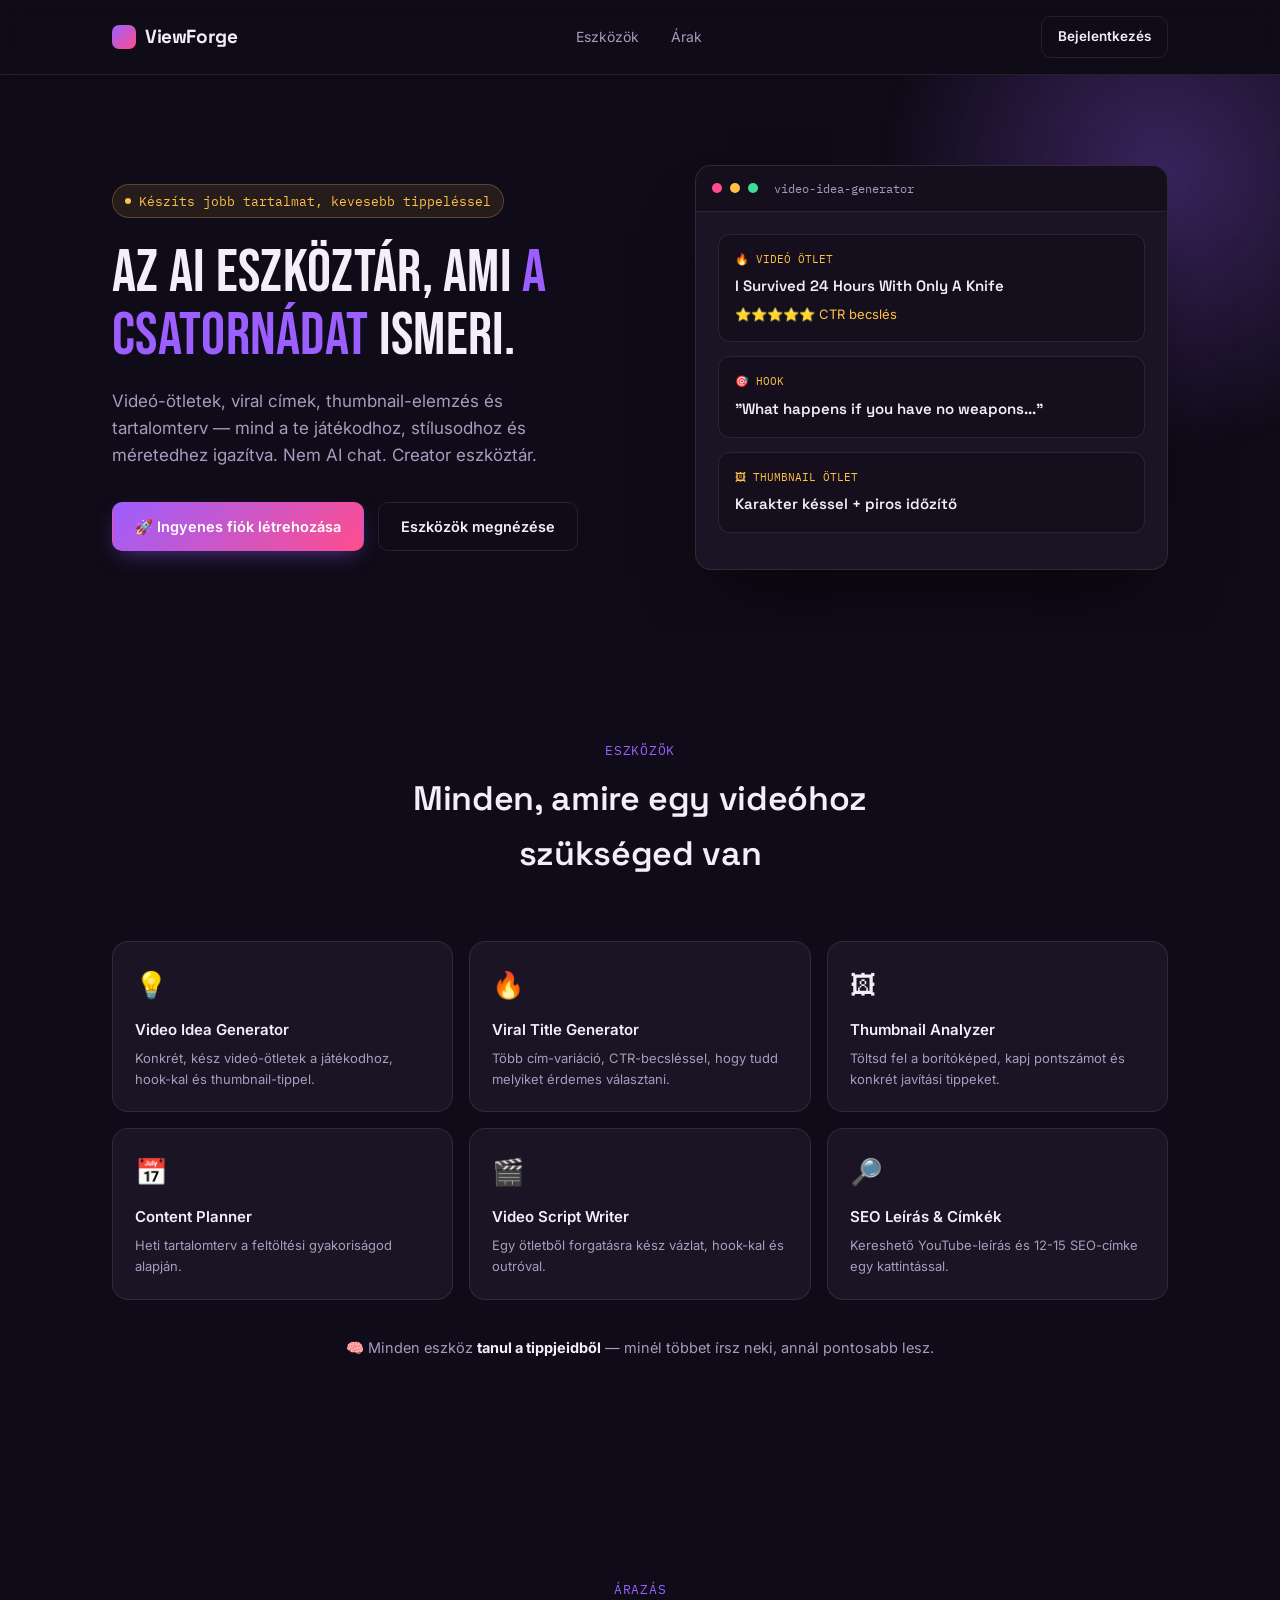
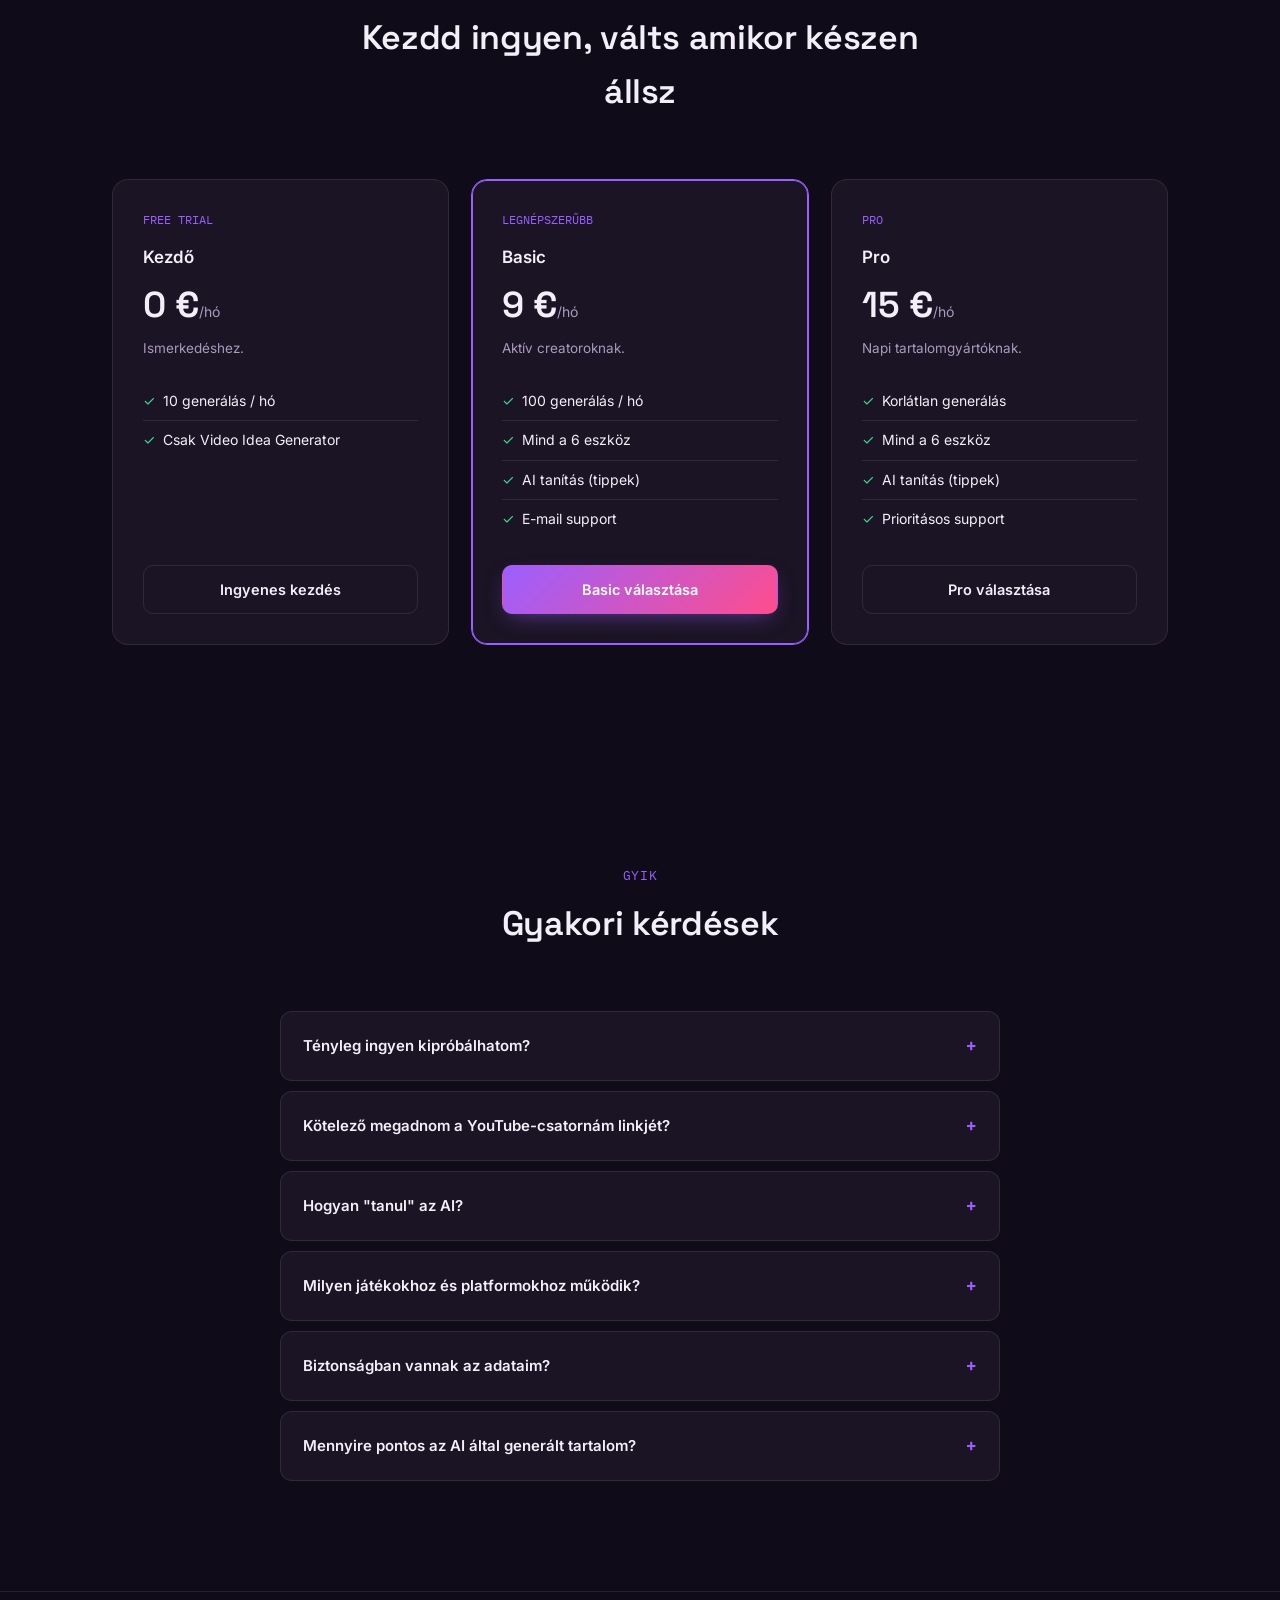
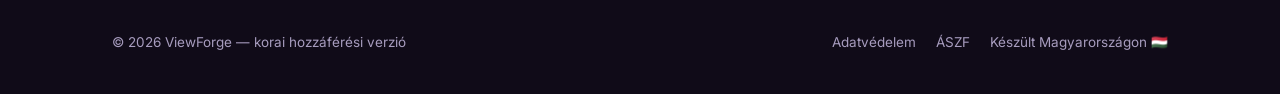
<file: index.html>
<!DOCTYPE html>
<html lang="hu">
<head>
<meta charset="UTF-8">
<meta name="viewport" content="width=device-width, initial-scale=1.0">
<title>ViewForge — AI eszköztár videósoknak</title>
<meta name="description" content="AI eszköztár gamer YouTubereknek és streamereknek — videó-ötletek, viral címek, thumbnail-elemzés, forgatókönyvek és SEO, mind egy helyen, a te csatornádhoz igazítva.">
<meta property="og:title" content="ViewForge — AI eszköztár videósoknak">
<meta property="og:description" content="Videó-ötletek, viral címek, thumbnail-elemzés és tartalomterv gamer creatoroknak — mind a te csatornádhoz igazítva.">
<meta property="og:type" content="website">
<meta property="og:image" content="https://viewforge.pages.dev/og-image.png">
<meta name="twitter:card" content="summary_large_image">
<link rel="icon" type="image/svg+xml" href="favicon.svg">
<link rel="preconnect" href="https://fonts.googleapis.com">
<link href="https://fonts.googleapis.com/css2?family=Bebas+Neue&family=Space+Grotesk:wght@400;500;600;700&family=Inter:wght@400;500;600&family=IBM+Plex+Mono:wght@400;500&display=swap" rel="stylesheet">
<link rel="stylesheet" href="style.css?v=30">
</head>
<body>

<nav>
  <div class="nav-inner">
    <div class="logo"><span class="logo-mark"></span>ViewForge</div>
    <div class="nav-links">
      <a href="#tools">Eszközök</a>
      <a href="#pricing">Árak</a>
    </div>
    <div id="navAuth">
      <a class="btn btn-ghost btn-sm" href="sign-in.html">Bejelentkezés</a>
    </div>
  </div>
</nav>

<header class="hero">
  <div class="hero-blob"></div>
  <div class="wrap hero-grid">
    <div>
      <div class="eyebrow"><span class="dot"></span>Készíts jobb tartalmat, kevesebb tippeléssel</div>
      <h1 class="hero-title disp">Az AI eszköztár, ami <span class="hl">a csatornádat</span> ismeri.</h1>
      <p class="hero-sub">Videó-ötletek, viral címek, thumbnail-elemzés és tartalomterv — mind a te játékodhoz, stílusodhoz és méretedhez igazítva. Nem AI chat. Creator eszköztár.</p>
      <div class="hero-actions">
        <a class="btn btn-primary" href="sign-in.html">🚀 Ingyenes fiók létrehozása</a>
        <a class="btn btn-ghost" href="#tools">Eszközök megnézése</a>
      </div>
    </div>

    <div class="preview-card">
      <div class="preview-bar">
        <span class="dot2" style="background:#FF4D8D"></span>
        <span class="dot2" style="background:#FFC145"></span>
        <span class="dot2" style="background:#3DDC97"></span>
        <span class="preview-title">video-idea-generator</span>
      </div>
      <div class="preview-body">
        <div class="pv-idea" style="animation-delay:.1s;">
          <div class="pv-label">🔥 VIDEÓ ÖTLET</div>
          <div class="pv-title">I Survived 24 Hours With Only A Knife</div>
          <div class="pv-stars">⭐⭐⭐⭐⭐ CTR becslés</div>
        </div>
        <div class="pv-idea" style="animation-delay:.5s;">
          <div class="pv-label">🎯 HOOK</div>
          <div class="pv-title">"What happens if you have no weapons..."</div>
        </div>
        <div class="pv-idea" style="animation-delay:.9s;">
          <div class="pv-label">🖼 THUMBNAIL ÖTLET</div>
          <div class="pv-title">Karakter késsel + piros időzítő</div>
        </div>
      </div>
    </div>
  </div>
</header>

<section id="tools">
  <div class="wrap">
    <div class="sec-head reveal">
      <div class="sec-eyebrow">Eszközök</div>
      <h2 class="sec-title">Minden, amire egy videóhoz szükséged van</h2>
    </div>
    <div class="tool-grid">
      <div class="tool-card reveal">
        <div class="tool-ico">💡</div>
        <div class="tool-name">Video Idea Generator</div>
        <div class="tool-desc">Konkrét, kész videó-ötletek a játékodhoz, hook-kal és thumbnail-tippel.</div>
      </div>
      <div class="tool-card reveal">
        <div class="tool-ico">🔥</div>
        <div class="tool-name">Viral Title Generator</div>
        <div class="tool-desc">Több cím-variáció, CTR-becsléssel, hogy tudd melyiket érdemes választani.</div>
      </div>
      <div class="tool-card reveal">
        <div class="tool-ico">🖼</div>
        <div class="tool-name">Thumbnail Analyzer</div>
        <div class="tool-desc">Töltsd fel a borítóképed, kapj pontszámot és konkrét javítási tippeket.</div>
      </div>
      <div class="tool-card reveal">
        <div class="tool-ico">📅</div>
        <div class="tool-name">Content Planner</div>
        <div class="tool-desc">Heti tartalomterv a feltöltési gyakoriságod alapján.</div>
      </div>
      <div class="tool-card reveal">
        <div class="tool-ico">🎬</div>
        <div class="tool-name">Video Script Writer</div>
        <div class="tool-desc">Egy ötletből forgatásra kész vázlat, hook-kal és outróval.</div>
      </div>
      <div class="tool-card reveal">
        <div class="tool-ico">🔎</div>
        <div class="tool-name">SEO Leírás & Címkék</div>
        <div class="tool-desc">Kereshető YouTube-leírás és 12-15 SEO-címke egy kattintással.</div>
      </div>
    </div>
    <div class="reveal" style="margin-top:36px;text-align:center;color:var(--text-dim);font-size:14.5px;">
      🧠 Minden eszköz <b style="color:var(--text);">tanul a tippjeidből</b> — minél többet írsz neki, annál pontosabb lesz.
    </div>
  </div>
</section>

<section id="pricing">
  <div class="wrap">
    <div class="sec-head reveal">
      <div class="sec-eyebrow">Árazás</div>
      <h2 class="sec-title">Kezdd ingyen, válts amikor készen állsz</h2>
    </div>
    <div class="price-grid">
      <div class="price-card reveal">
        <div class="price-tag">FREE TRIAL</div>
        <div class="price-name">Kezdő</div>
        <div class="price-val">0 €<span>/hó</span></div>
        <div class="price-desc">Ismerkedéshez.</div>
        <ul class="price-list">
          <li>10 generálás / hó</li><li>Csak Video Idea Generator</li>
        </ul>
        <a class="btn btn-ghost" href="sign-in.html?plan=free">Ingyenes kezdés</a>
      </div>
      <div class="price-card featured reveal">
        <div class="price-tag">LEGNÉPSZERŰBB</div>
        <div class="price-name">Basic</div>
        <div class="price-val">9 €<span>/hó</span></div>
        <div class="price-desc">Aktív creatoroknak.</div>
        <ul class="price-list">
          <li>100 generálás / hó</li><li>Mind a 6 eszköz</li><li>AI tanítás (tippek)</li><li>E-mail support</li>
        </ul>
        <a class="btn btn-primary" href="sign-in.html?plan=basic">Basic választása</a>
      </div>
      <div class="price-card reveal">
        <div class="price-tag">PRO</div>
        <div class="price-name">Pro</div>
        <div class="price-val">15 €<span>/hó</span></div>
        <div class="price-desc">Napi tartalomgyártóknak.</div>
        <ul class="price-list">
          <li>Korlátlan generálás</li><li>Mind a 6 eszköz</li><li>AI tanítás (tippek)</li><li>Prioritásos support</li>
        </ul>
        <a class="btn btn-ghost" href="sign-in.html?plan=pro">Pro választása</a>
      </div>
    </div>
  </div>
</section>

<section id="faq">
  <div class="wrap">
    <div class="sec-head reveal">
      <div class="sec-eyebrow">GYIK</div>
      <h2 class="sec-title">Gyakori kérdések</h2>
    </div>
    <div class="faq-list">
      <details class="faq-item reveal">
        <summary>Tényleg ingyen kipróbálhatom?</summary>
        <p>Igen — a Free trial csomaggal 10 generálást kapsz havonta a Video Idea Generator eszközzel, nem kell hozzá bankkártya.</p>
      </details>
      <details class="faq-item reveal">
        <summary>Kötelező megadnom a YouTube-csatornám linkjét?</summary>
        <p>Nem kötelező, de ha megadod, a ViewForge lekéri a csatorna nevét, feliratkozó-számát és profilképét, hogy pontosabb, személyre szabottabb javaslatokat adhasson. Kézzel is kitöltheted a profilodat, ha inkább úgy szeretnéd.</p>
      </details>
      <details class="faq-item reveal">
        <summary>Hogyan "tanul" az AI?</summary>
        <p>A Profilod alatt bármikor írhatsz saját tippeket, stílus-preferenciákat — ezeket minden eszköz minden generálásnál figyelembe veszi, így az idő előrehaladtával egyre pontosabban illeszkedik a stílusodhoz.</p>
      </details>
      <details class="faq-item reveal">
        <summary>Milyen játékokhoz és platformokhoz működik?</summary>
        <p>Bármilyen játékhoz — te adod meg, mivel játszol. A javaslatok YouTube, TikTok és Twitch platformokra is testreszabhatók.</p>
      </details>
      <details class="faq-item reveal">
        <summary>Biztonságban vannak az adataim?</summary>
        <p>Az adataidat nem adjuk el, és csak a szolgáltatás működéséhez szükséges külső szolgáltatókkal (pl. bejelentkezés, AI-generálás) osztjuk meg. Részletek az <a href="privacy.html" style="color:var(--brand);">Adatvédelmi Tájékoztatóban</a>.</p>
      </details>
      <details class="faq-item reveal">
        <summary>Mennyire pontos az AI által generált tartalom?</summary>
        <p>Az AI jó kiindulópontot ad, de nem tévedhetetlen — érdemes a generált ötleteket, címeket és leírásokat a saját ítélőképességeddel átnézni és finomítani, mielőtt felhasználod őket.</p>
      </details>
    </div>
  </div>
</section>

<footer>
  <div class="wrap foot-row">
    <div>© 2026 ViewForge — korai hozzáférési verzió</div>
    <div style="display:flex;gap:20px;align-items:center;">
      <a href="privacy.html" style="color:var(--text-dim);">Adatvédelem</a>
      <a href="terms.html" style="color:var(--text-dim);">ÁSZF</a>
      <span>Készült Magyarországon 🇭🇺</span>
    </div>
  </div>
</footer>

<script defer crossorigin="anonymous" src="https://fancy-bullfrog-66.clerk.accounts.dev/npm/@clerk/ui@1/dist/ui.browser.js" type="text/javascript"></script>
<script defer crossorigin="anonymous" data-clerk-publishable-key="pk_test_ZmFuY3ktYnVsbGZyb2ctNjYuY2xlcmsuYWNjb3VudHMuZGV2JA" src="https://fancy-bullfrog-66.clerk.accounts.dev/npm/@clerk/clerk-js@6/dist/clerk.browser.js" type="text/javascript"></script>

<script>
const revealEls = document.querySelectorAll('.reveal');
const io = new IntersectionObserver((entries) => {
  entries.forEach((entry, i) => {
    if (entry.isIntersecting) {
      setTimeout(() => entry.target.classList.add('visible'), i * 80);
      io.unobserve(entry.target);
    }
  });
}, { threshold: 0.15 });
revealEls.forEach(el => io.observe(el));

window.addEventListener('load', async function () {
  try{
    await Clerk.load({ ui: { ClerkUI: window.__internal_ClerkUICtor } });
    if (Clerk.isSignedIn) {
      document.getElementById('navAuth').innerHTML = '<a class="btn btn-primary btn-sm" href="dashboard.html">Dashboard</a>';
    }
  }catch(e){ console.warn('Clerk meg nincs beallitva:', e); }
});
</script>

</body>
</html>
</file>
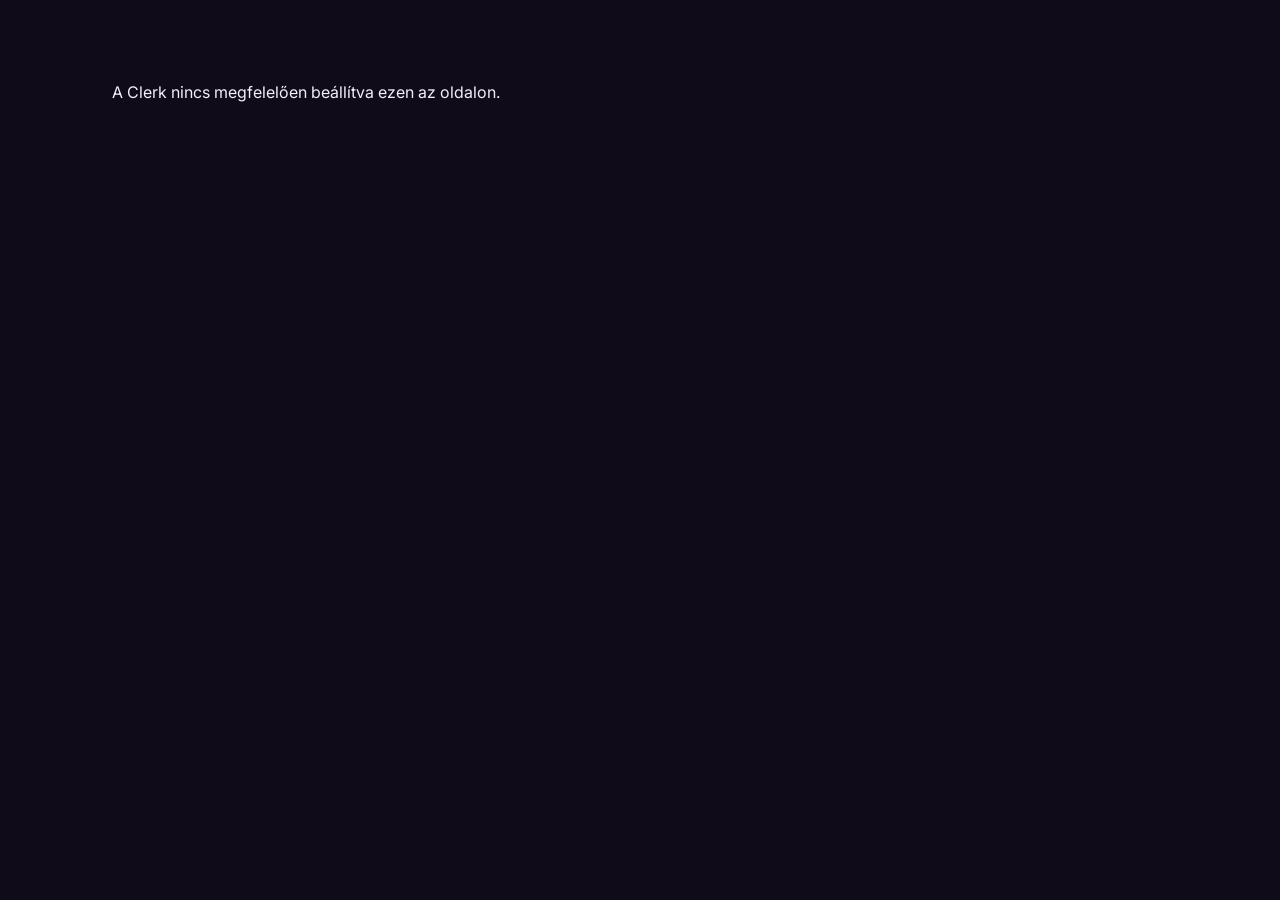
<file: content-planner.html>
<!DOCTYPE html>
<html lang="hu">
<head>
<meta charset="UTF-8">
<meta name="viewport" content="width=device-width, initial-scale=1.0">
<title>Content Planner — ViewForge</title>
<link rel="icon" type="image/svg+xml" href="favicon.svg">
<link rel="preconnect" href="https://fonts.googleapis.com">
<link href="https://fonts.googleapis.com/css2?family=Bebas+Neue&family=Space+Grotesk:wght@400;500;600;700&family=Inter:wght@400;500;600&family=IBM+Plex+Mono:wght@400;500&family=Playfair+Display:wght@600;700&family=Poppins:wght@400;500;600;700&family=Fredoka:wght@500;600;700&family=Nunito:wght@400;600;700&family=JetBrains+Mono:wght@400;500;700&display=swap" rel="stylesheet">
<link rel="stylesheet" href="style.css?v=30">
<script src="settings.js?v=1"></script>
<style>
.plan-row-item{display:flex;gap:14px;align-items:flex-start;padding:14px 0;border-top:1px solid var(--line);}
.plan-script-link{flex-shrink:0;font-size:15px;padding:5px 9px;border-radius:8px;border:1px solid var(--line);transition:border-color .3s ease, background-color .3s ease, transform .3s cubic-bezier(.2,.8,.2,1);cursor:pointer;}
.plan-script-link:hover{border-color:var(--brand);background:var(--brand-soft);transform:translateY(-2px);}
.plan-row-item:first-child{border-top:none;}
.plan-day{width:80px;flex-shrink:0;font-family:'Space Grotesk',sans-serif;font-weight:600;font-size:13.5px;color:var(--brand);}
.plan-type{font-size:11px;font-family:'IBM Plex Mono',monospace;color:var(--gold);margin-bottom:4px;}
.plan-title-text{font-size:14px;}
</style>
</head>
<body class="page-fade">

<div class="wrap" style="max-width:1000px;padding-top:0;">
  <div class="dash-top">
    <a href="index.html" class="logo"><span class="logo-mark"></span>ViewForge</a>
    <div id="userButton"></div>
  </div>

  <div class="tool-shell" id="dashShell">
    <a class="back-link" href="dashboard.html">← Vissza a dashboardra</a>

    <div class="anim-in" style="margin-bottom:22px;">
      <div class="sec-eyebrow">📅 Content Planner</div>
      <h1 class="sec-title" style="font-size:24px;">Heti tartalomterv pár kattintással</h1>
    </div>

    <div class="tool-grid-2col">
      <div class="panel anim-in" style="animation-delay:.12s;">
        <div class="panel-title">Beállítások</div>
        <div class="panel-sub">Milyen sűrűn töltesz fel?</div>

        <label class="field-label">Heti feltöltések száma</label>
        <select class="field-select" id="freqSelect">
          <option value="2">2 videó/hét</option>
          <option value="3" selected>3 videó/hét</option>
          <option value="5">5 videó/hét</option>
          <option value="7">Napi 1 videó</option>
        </select>

        <button class="btn btn-primary" id="generateBtn" style="width:100%;justify-content:center;margin-top:6px;" onclick="generatePlan()">⚡ Terv generálása</button>
        <div id="limitMsg" class="limit-msg" style="display:none;"></div>
      </div>

      <div class="panel anim-in" style="animation-delay:.28s;">
        <div class="panel-title">Heti terv</div>
        <div class="panel-sub">
          <span class="usage-pill" id="usagePill">0 / 5 ma</span>
        </div>
        <div id="resultsWrap">
          <div class="result-empty">Válaszd ki a gyakoriságot balra →</div>
        </div>
        <div class="history-section" id="historySection" style="display:none;">
          <div class="history-title">Korábbi tervek</div>
          <div id="historyList"></div>
        </div>
      </div>
    </div>
  </div>
</div>

<script defer crossorigin="anonymous" src="https://fancy-bullfrog-66.clerk.accounts.dev/npm/@clerk/ui@1/dist/ui.browser.js" type="text/javascript"></script>
<script defer crossorigin="anonymous" data-clerk-publishable-key="pk_test_ZmFuY3ktYnVsbGZyb2ctNjYuY2xlcmsuYWNjb3VudHMuZGV2JA" src="https://fancy-bullfrog-66.clerk.accounts.dev/npm/@clerk/clerk-js@6/dist/clerk.browser.js" type="text/javascript"></script>

<script>
const PLANS = [
  {id:'free', name:'Free trial', monthlyLimit:10},
  {id:'basic', name:'Basic', monthlyLimit:100},
  {id:'pro', name:'Pro', monthlyLimit:Infinity},
];
function planInfo(id){ return PLANS.find(p => p.id === id) || PLANS[0]; }
function monthStr(){ return new Date().toISOString().slice(0,7); }
function vfMeta(){ return (Clerk.user.unsafeMetadata && Clerk.user.unsafeMetadata.viewforge) || {}; }
function vfPublic(){
  return (Clerk.user.publicMetadata && Clerk.user.publicMetadata.viewforge) || {};
}

async function saveVfMeta(partial){
  const current = vfMeta();
  await Clerk.user.update({ unsafeMetadata: { ...Clerk.user.unsafeMetadata, viewforge: { ...current, ...partial } } });
}
function currentUsage(meta){ return (meta.usage && meta.usage.month === monthStr()) ? meta.usage.count : 0; }

function renderUsage(){
  const pub = vfPublic();
  const info = planInfo(pub.plan || 'free');
  const used = currentUsage(pub);
  const limitText = info.monthlyLimit === Infinity ? used + ' / ∞' : used + ' / ' + info.monthlyLimit + ' hó';
  document.getElementById('usagePill').textContent = limitText;
  const atLimit = info.monthlyLimit !== Infinity && used >= info.monthlyLimit;
  const limitMsg = document.getElementById('limitMsg');
  const btn = document.getElementById('generateBtn');
  if (atLimit){ limitMsg.style.display = 'block'; limitMsg.textContent = `Elérted a(z) ${info.name} csomag limitjét. Válts nagyobb csomagra a dashboardon.`; btn.disabled = true; }
  else { limitMsg.style.display = 'none'; btn.disabled = false; }
  return atLimit;
}
async function incrementUsage(){
  const meta = vfMeta();
  const totalXp = (meta.totalGenerations || 0) + 1;
  const toolUsage = { ...(meta.toolUsage || {}) };
  toolUsage.plan = (toolUsage.plan || 0) + 1;
  await saveVfMeta({ totalGenerations: totalXp, toolUsage });
  await Clerk.user.reload();
}

function renderPlan(plan){
  const wrap = document.getElementById('resultsWrap');
  wrap.innerHTML = plan.map((p, i) => `
    <div class="plan-row-item anim-in" style="animation-delay:${i*0.05}s;">
      <div class="plan-day">${p.day}</div>
      <div style="flex:1;">
        <div class="plan-type">${p.type}</div>
        <div class="plan-title-text">${p.title}</div>
      </div>
      <a class="plan-script-link" href="video-script.html?topic=${encodeURIComponent(p.title)}" title="Forgatókönyv írása ehhez">🎬</a>
    </div>
  `).join('') + `<div class="copy-btn" id="copyPlanBtn">📋 Teljes terv másolása</div>`;

  document.getElementById('copyPlanBtn').addEventListener('click', (e) => {
    const text = plan.map(p => `${p.day} (${p.type}): ${p.title}`).join('\n');
    copyToClipboard(e.target, text);
  });
}

function copyToClipboard(btn, text){
  navigator.clipboard.writeText(text).then(() => {
    const original = btn.textContent;
    btn.textContent = '✓ Másolva';
    btn.classList.add('copied');
    setTimeout(() => { btn.textContent = original; btn.classList.remove('copied'); }, 1800);
  });
}

function showSkeleton(){
  const wrap = document.getElementById('resultsWrap');
  wrap.innerHTML = Array(5).fill(0).map(() => `
    <div class="skeleton-card"><div class="skeleton-line w40"></div><div class="skeleton-line w85"></div></div>
  `).join('');
}

async function saveHistory(uploadsPerWeek, plan){
  const meta = vfMeta();
  const history = Array.isArray(meta.planHistory) ? meta.planHistory : [];
  history.unshift({ ts: Date.now(), uploadsPerWeek, plan });
  await saveVfMeta({ planHistory: history.slice(0, 5) });
  renderHistory();
}

function renderHistory(){
  const meta = vfMeta();
  const history = Array.isArray(meta.planHistory) ? meta.planHistory : [];
  const section = document.getElementById('historySection');
  if (history.length === 0){ section.style.display = 'none'; return; }
  section.style.display = 'block';
  const list = document.getElementById('historyList');
  list.innerHTML = history.map((h, i) => `
    <div class="history-item" data-idx="${i}">
      <div class="h-content"><div class="h-time">${new Date(h.ts).toLocaleString('hu-HU')} — ${h.uploadsPerWeek} videó/hét</div>${h.plan.map(p => p.day).join(' • ')}</div>
      <div class="history-del" data-del="${i}">✕</div>
    </div>
  `).join('');
  list.querySelectorAll('.h-content').forEach((el, i) => {
    el.addEventListener('click', () => renderPlan(history[i].plan));
  });
  list.querySelectorAll('.history-del').forEach(btn => {
    btn.addEventListener('click', async (e) => {
      e.stopPropagation();
      const idx = parseInt(btn.dataset.del, 10);
      history.splice(idx, 1);
      await saveVfMeta({ planHistory: history });
      renderHistory();
    });
  });
}

async function generatePlan(){
  if (renderUsage()) return;
  const uploadsPerWeek = document.getElementById('freqSelect').value;

  const btn = document.getElementById('generateBtn');
  const wrap = document.getElementById('resultsWrap');
  btn.disabled = true; btn.textContent = '⚡ Generálás…'; btn.classList.add('loading');
  showSkeleton();

  const meta = vfMeta();
  const profile = meta.creatorProfile || {};

  try{
    const token = await Clerk.session.getToken();
    const res = await fetch('/api/generate-plan', {
      method: 'POST',
      headers: { 'Content-Type': 'application/json', 'Authorization': 'Bearer ' + token },
      body: JSON.stringify({ uploadsPerWeek, game: profile.mainGame, styles: profile.styles, channelName: profile.channelName, aiTips: (vfMeta().aiTips || []).map(t => t.text) }),
    });
    const data = await res.json();
    if (!res.ok) throw new Error(data.error || 'Ismeretlen hiba');
    const trimmedPlan = (data.plan || []).slice(0, parseInt(uploadsPerWeek, 10));
    renderPlan(trimmedPlan);
    await incrementUsage();
    await saveHistory(uploadsPerWeek, trimmedPlan);
    renderUsage();
  }catch(e){
    wrap.innerHTML = `<div class="result-empty" style="color:#FF4D8D;">❌ ${e.message}</div>`;
  }finally{
    btn.disabled = false; btn.textContent = '⚡ Terv generálása'; btn.classList.remove('loading');
  }
}

window.addEventListener('load', async function () {
  try {
    await Clerk.load({ ui: { ClerkUI: window.__internal_ClerkUICtor } });
    if (!Clerk.isSignedIn) { window.location.href = 'sign-in.html'; return; }
    Clerk.mountUserButton(document.getElementById('userButton'), { afterSignOutUrl: 'index.html' });
    applySettings((vfMeta().settings) || {});
    initSettingsPanel();

    const meta = vfMeta();
    if (!meta.creatorProfile) { window.location.href = 'dashboard.html'; return; }
    if ((vfPublic().plan || 'free') === 'free') { window.location.href = 'dashboard.html'; return; }

    renderUsage();
    renderHistory();
    document.getElementById('dashShell').classList.add('ready');
    // Az anim-in animaciokat csak MOST inditjuk ujra, hogy ne "lathatatlanul" jatszodjanak le
    // a konteneren mig az opacity:0 volt (Clerk betoltese alatt).
    document.querySelectorAll('#dashShell .anim-in').forEach(el => {
      el.style.animation = 'none';
      void el.offsetWidth;
      el.style.animation = '';
    });
  } catch (e) {
    document.body.innerHTML = '<div class="wrap" style="padding-top:80px;">A Clerk nincs megfelelően beállítva ezen az oldalon.</div>';
    console.error(e);
  }
});
</script>

</body>
</html>
</file>
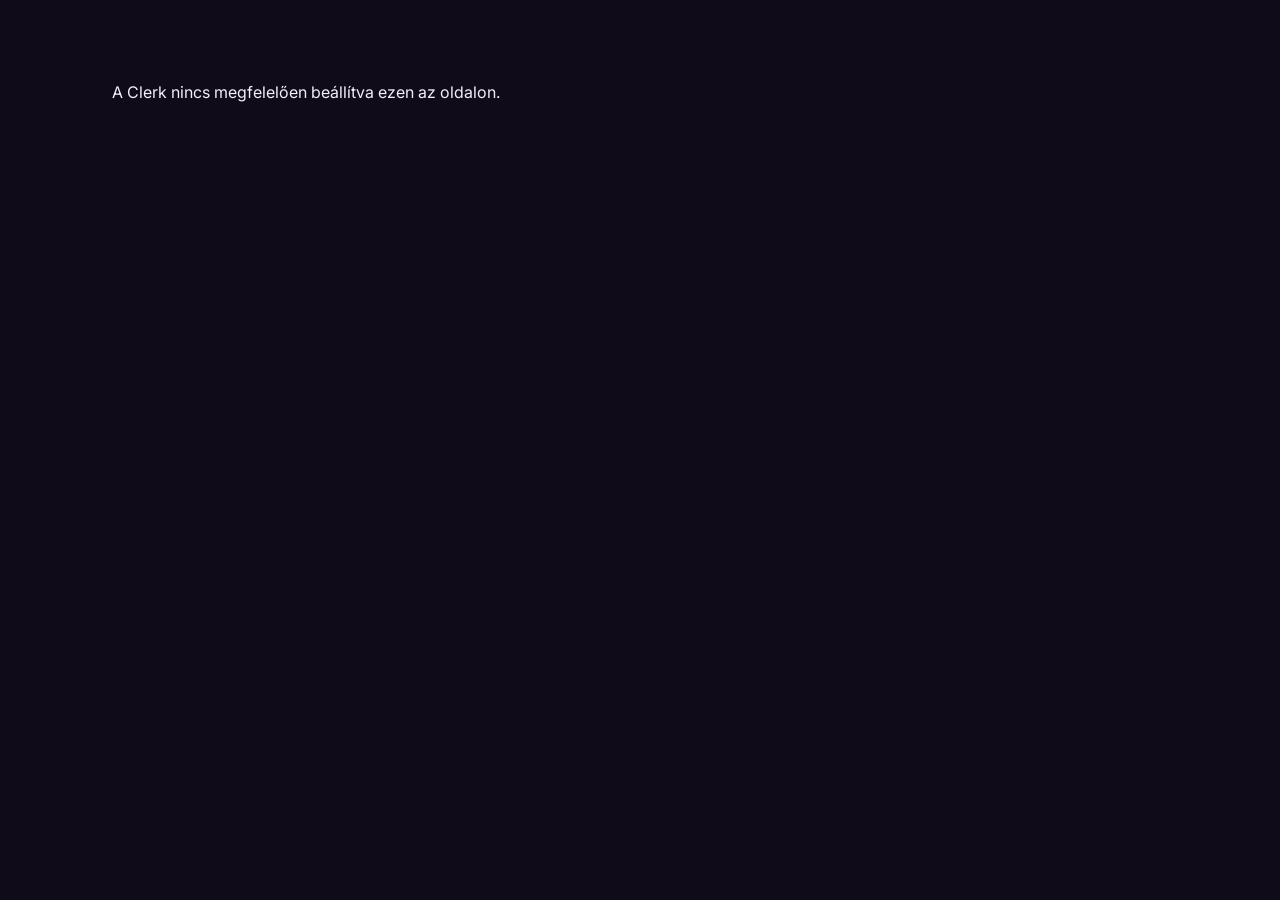
<file: dashboard.html>
<!DOCTYPE html>
<html lang="hu">
<head>
<meta charset="UTF-8">
<meta name="viewport" content="width=device-width, initial-scale=1.0">
<title>Dashboard — ViewForge</title>
<link rel="icon" type="image/svg+xml" href="favicon.svg">
<link rel="preconnect" href="https://fonts.googleapis.com">
<link href="https://fonts.googleapis.com/css2?family=Bebas+Neue&family=Space+Grotesk:wght@400;500;600;700&family=Inter:wght@400;500;600&family=IBM+Plex+Mono:wght@400;500&family=Playfair+Display:wght@600;700&family=Poppins:wght@400;500;600;700&family=Fredoka:wght@500;600;700&family=Nunito:wght@400;600;700&family=JetBrains+Mono:wght@400;500;700&display=swap" rel="stylesheet">
<link rel="stylesheet" href="style.css?v=30">
<script src="settings.js?v=1"></script>
</head>
<body class="page-fade">

<div class="wrap" style="max-width:1280px;padding-top:0;">
  <div class="dash-top">
    <a href="index.html" class="logo"><span class="logo-mark"></span>ViewForge</a>
    <div id="userButton"></div>
  </div>

  <div class="tool-shell" id="dashShell">

    <!-- Onboarding: ha meg nincs csatorna-profil -->
    <div class="onboard-card" id="onboardCard" style="display:none;">
      <div class="onboard-icon">🎮</div>
      <div class="onboard-title">Hozd létre a Creator Profilodat</div>
      <div class="onboard-sub">Illeszd be a YouTube csatornád linkjét, és mi kitöltjük a részleteket helyetted.</div>
      <input type="text" class="onboard-input" id="channelUrlInput" placeholder="pl. https://www.youtube.com/@CsatornaNeved" />
      <button class="btn btn-primary" id="lookupBtn" style="width:100%;justify-content:center;" onclick="lookupChannel()">🔍 Csatorna elemzése</button>
      <div class="onboard-msg" id="onboardMsg"></div>

      <div id="profileFormWrap" style="display:none;margin-top:20px;text-align:left;">
        <label class="field-label">Fő játék</label>
        <input type="text" class="field-input" id="mainGameInput" placeholder="pl. Minecraft, Fortnite, Valorant" />
        <label class="field-label">Stílus (válassz 1-2-t)</label>
        <div class="chip-row" id="styleChips">
          <div class="chip" data-style="Vicces">😂 Vicces</div>
          <div class="chip" data-style="Kihívás">🎯 Kihívás</div>
          <div class="chip" data-style="Story">📖 Story</div>
          <div class="chip" data-style="Tutorial">🎓 Tutorial</div>
          <div class="chip" data-style="Competitive">🏆 Competitive</div>
        </div>
        <button class="btn btn-primary" style="width:100%;justify-content:center;" onclick="createProfile()">Profil létrehozása</button>
      </div>
    </div>

    <!-- Fő dashboard: ha már van profil -->
    <div id="mainDash" style="display:none;">
      <div class="dash-greet anim-in" style="margin-bottom:18px;">Üdv újra<span id="userName">!</span> 🎮</div>

      <div class="dash-tabs anim-in" style="animation-delay:.05s;">
        <div class="dash-tab active" data-tab="profile">👤 Profilom</div>
        <div class="dash-tab" data-tab="tools">🧰 Eszközeid</div>
        <div class="dash-tab" data-tab="activity">🕐 Aktivitás</div>
      </div>

      <div class="dash-tab-panel" id="tabProfile">
        <div class="player-card anim-in">
          <div class="player-avatar-wrap">
            <span class="player-avatar-fallback">🎮</span>
            <img id="channelThumb" src="" alt="" class="player-avatar" style="display:none;" />
          </div>
          <div class="player-info">
            <div class="player-name-row">
              <div class="c-name player-name" id="channelNameLabel">—</div>
              <div style="display:flex;gap:8px;margin-left:auto;">
                <div class="edit-profile-btn" id="refreshChannelBtn" title="Csatorna-adatok frissítése">🔄</div>
                <div class="edit-profile-btn" id="editProfileBtn" title="Profil szerkesztése">✏️</div>
              </div>
            </div>
            <div class="c-meta player-meta" id="channelMetaLabel">—</div>
            <div class="level-title" id="levelTitle">Creator Level</div>
            <div class="level-track"><div class="level-fill" id="levelFill"></div></div>
            <div class="level-pct" id="levelPctText">0%</div>
          </div>

          <div class="edit-profile-form" id="editProfileForm" style="display:none;">
            <label class="field-label">Fő játék</label>
            <input type="text" class="field-input" id="editGameInput" placeholder="pl. Minecraft, Fortnite, Valorant" />
            <label class="field-label">Stílus (válassz 1-2-t)</label>
            <div class="chip-row" id="editStyleChips">
              <div class="chip" data-style="Vicces">😂 Vicces</div>
              <div class="chip" data-style="Kihívás">🎯 Kihívás</div>
              <div class="chip" data-style="Story">📖 Story</div>
              <div class="chip" data-style="Tutorial">🎓 Tutorial</div>
              <div class="chip" data-style="Competitive">🏆 Competitive</div>
            </div>
            <div style="display:flex;gap:10px;">
              <button class="btn btn-primary btn-sm" id="saveProfileBtn" style="flex:1;justify-content:center;">Mentés</button>
              <button class="btn btn-ghost btn-sm" id="cancelProfileBtn">Mégse</button>
            </div>
          </div>
        </div>

        <div class="profile-row">
          <div class="profile-sub-card anim-in" style="animation-delay:.1s;">
            <div class="psc-label">⚡ Csomagod</div>
            <div class="pc-plan">
              <span class="plan-bar-badge" id="planBadge">Free trial</span>
              <span class="pc-usage"><b id="usageText">0</b>/<span id="usageLimitText">10</span> hó</span>
            </div>
            <div class="plan-switch-row" id="planSwitchRow"></div>
          </div>

          <div class="profile-sub-card anim-in" style="animation-delay:.15s;">
            <div class="psc-label">📊 Statisztikák</div>
            <div class="stats-strip" id="statsStrip"></div>
          </div>
        </div>

        <div class="profile-row" style="margin-top:16px;">
          <div class="profile-sub-card anim-in" style="animation-delay:.2s;">
            <div class="psc-label">📈 Eszköz-használat</div>
            <div id="toolUsageChart"></div>
          </div>

          <div class="profile-sub-card anim-in" style="animation-delay:.25s;">
            <div class="psc-label">🏆 Eredmények</div>
            <div class="badge-grid" id="badgeGrid"></div>
          </div>
        </div>

        <div class="profile-sub-card anim-in" style="animation-delay:.3s;margin-top:16px;">
          <div class="psc-label">🧠 Tanítsd az AI-t</div>
          <div style="font-size:12.5px;color:var(--text-dim);margin-bottom:14px;">
            Írj ide tippeket, stílus-preferenciákat, amiket a csatornád AI-eszközei mindig figyelembe vesznek generáláskor. Minél többet írsz, annál pontosabb lesz.
          </div>
          <div style="display:flex;gap:10px;margin-bottom:14px;">
            <input type="text" class="field-input" id="aiTipInput" placeholder="pl. Mindig legyen benne humor és self-irónia" style="margin-bottom:0;flex:1;" />
            <button class="btn btn-primary btn-sm" id="addTipBtn">+ Hozzáadás</button>
          </div>
          <div id="aiTipsList"></div>
        </div>
      </div>

      <div class="dash-tab-panel" id="tabActivity" style="display:none;">
        <div class="profile-sub-card anim-in">
          <div class="psc-label">🕐 Legutóbbi aktivitás</div>
          <div id="activityFeed"></div>
        </div>
      </div>

      <div class="dash-tab-panel" id="tabTools" style="display:none;">
        <div class="tools-nav-grid">
          <a class="tool-nav-card anim-in" style="animation-delay:.05s;" href="video-ideas.html" data-tool="videoIdeas">
            <div class="tool-ico">💡</div>
            <div class="tool-name">Video Ideas</div>
            <div class="tool-desc">Konkrét videó-ötletek a játékodhoz</div>
          </a>
          <a class="tool-nav-card anim-in" style="animation-delay:.1s;" href="viral-titles.html" data-tool="titles">
            <div class="tool-ico">🔥</div>
            <div class="tool-name">Viral Titles</div>
            <div class="tool-desc">Cím-variációk CTR-becsléssel</div>
          </a>
          <a class="tool-nav-card anim-in" style="animation-delay:.15s;" href="thumbnail-ai.html" data-tool="thumbnail">
            <div class="tool-ico">🖼</div>
            <div class="tool-name">Thumbnail AI</div>
            <div class="tool-desc">Borítókép elemzés és pontszám</div>
          </a>
          <a class="tool-nav-card anim-in" style="animation-delay:.2s;" href="content-planner.html" data-tool="plan">
            <div class="tool-ico">📅</div>
            <div class="tool-name">Content Planner</div>
            <div class="tool-desc">Heti tartalomterv</div>
          </a>
          <a class="tool-nav-card anim-in" style="animation-delay:.25s;" href="video-script.html" data-tool="script">
            <div class="tool-ico">🎬</div>
            <div class="tool-name">Video Script</div>
            <div class="tool-desc">Ötletből forgatásra kész vázlat</div>
          </a>
          <a class="tool-nav-card anim-in" style="animation-delay:.3s;" href="seo-tools.html" data-tool="seo">
            <div class="tool-ico">🔎</div>
            <div class="tool-name">SEO Leírás & Tagek</div>
            <div class="tool-desc">Kereshető leírás és címkék</div>
          </a>
        </div>
        <div class="lock-msg" id="lockMsg" style="display:none;">🔒 A Free trial csomaggal csak a Video Ideas érhető el. Válts Basic vagy Pro csomagra a többi eszközhöz.</div>
      </div>

    </div>
  </div>
</div>

<script defer crossorigin="anonymous" src="https://fancy-bullfrog-66.clerk.accounts.dev/npm/@clerk/ui@1/dist/ui.browser.js" type="text/javascript"></script>
<script defer crossorigin="anonymous" data-clerk-publishable-key="pk_test_ZmFuY3ktYnVsbGZyb2ctNjYuY2xlcmsuYWNjb3VudHMuZGV2JA" src="https://fancy-bullfrog-66.clerk.accounts.dev/npm/@clerk/clerk-js@6/dist/clerk.browser.js" type="text/javascript"></script>

<script>
const PLANS = [
  {id:'free', name:'Free trial', monthlyLimit:10},
  {id:'basic', name:'Basic', monthlyLimit:100},
  {id:'pro', name:'Pro', monthlyLimit:Infinity},
];
function planInfo(id){ return PLANS.find(p => p.id === id) || PLANS[0]; }

let selectedStyles = [];

document.getElementById('styleChips').addEventListener('click', (e) => {
  const chip = e.target.closest('.chip');
  if (!chip) return;
  chip.classList.toggle('on');
  const style = chip.dataset.style;
  if (selectedStyles.includes(style)) selectedStyles = selectedStyles.filter(s => s !== style);
  else selectedStyles.push(style);
});

async function lookupChannel(){
  const input = document.getElementById('channelUrlInput');
  const msg = document.getElementById('onboardMsg');
  const btn = document.getElementById('lookupBtn');
  const url = input.value.trim();
  if (!url){ msg.textContent = 'Illeszd be a csatornád linkjét.'; msg.style.color = 'var(--gold)'; return; }

  btn.disabled = true; btn.textContent = '🔍 Keresés…';
  msg.style.color = 'var(--text-dim)';
  msg.textContent = 'Csatorna adatainak lekérése…';

  try{
    const token = await Clerk.session.getToken();
    const res = await fetch('/api/channel-lookup', {
      method: 'POST',
      headers: { 'Content-Type': 'application/json', 'Authorization': 'Bearer ' + token },
      body: JSON.stringify({ url }),
    });
    const data = await res.json();
    if (!res.ok) throw new Error(data.error || 'Ismeretlen hiba');

    window.__foundChannel = data;
    msg.style.color = 'var(--mint)';
    msg.textContent = `✅ Megtaláltuk: ${data.name}${data.subscriberCount ? ' (' + data.subscriberCount.toLocaleString() + ' feliratkozó)' : ''}`;
    document.getElementById('profileFormWrap').style.display = 'block';
  }catch(e){
    msg.style.color = '#FF4D8D';
    msg.textContent = '❌ ' + e.message + ' — vagy add meg kézzel a csatorna nevét lent.';
    window.__foundChannel = { name: url, thumbnail: '', subscriberCount: null, channelId: null };
    document.getElementById('profileFormWrap').style.display = 'block';
  }finally{
    btn.disabled = false; btn.textContent = '🔍 Csatorna elemzése';
  }
}

/** ViewForge adatai külön "rekeszben" élnek, hogy ne ütközzenek más projektek adataival ugyanazon a Clerk fiókon. */
function vfMeta(){
  return (Clerk.user.unsafeMetadata && Clerk.user.unsafeMetadata.viewforge) || {};
}
async function saveVfMeta(partial){
  const current = vfMeta();
  await Clerk.user.update({
    unsafeMetadata: {
      ...Clerk.user.unsafeMetadata,
      viewforge: { ...current, ...partial },
    }
  });
}

/** A csomag és a felhasznalt mennyiseg a publicMetadata-ban el — ezt a bongeszo NEM
    tudja kozvetlenul atirni, csak a szerver (a /api/set-plan es a generalo function-ok). */
function vfPublic(){
  return (Clerk.user.publicMetadata && Clerk.user.publicMetadata.viewforge) || {};
}
async function setPlan(planId){
  const token = await Clerk.session.getToken();
  const res = await fetch('/api/set-plan', {
    method: 'POST',
    headers: { 'Content-Type': 'application/json', 'Authorization': 'Bearer ' + token },
    body: JSON.stringify({ plan: planId }),
  });
  const data = await res.json();
  if (!res.ok) throw new Error(data.error || 'Nem sikerült a csomagváltás.');
  await Clerk.user.reload();
}

async function createProfile(){
  const game = document.getElementById('mainGameInput').value.trim();
  if (!game){ showToast('Add meg a fő játékodat!', 'error'); return; }
  const channel = window.__foundChannel || {};

  const params = new URLSearchParams(window.location.search);
  const requestedPlan = params.get('plan');
  if (requestedPlan && ['free','basic','pro'].includes(requestedPlan)) {
    try { await setPlan(requestedPlan); } catch (e) { console.error(e); }
  }

  await saveVfMeta({
    creatorProfile: {
      channelName: channel.name,
      thumbnail: channel.thumbnail,
      subscriberCount: channel.subscriberCount,
      channelId: channel.channelId,
      mainGame: game,
      styles: selectedStyles,
    },
  });
  renderDashboard();
}

function setupTabs(){
  document.querySelectorAll('.dash-tab').forEach(tab => {
    tab.addEventListener('click', () => {
      document.querySelectorAll('.dash-tab').forEach(t => t.classList.remove('active'));
      tab.classList.add('active');
      document.getElementById('tabProfile').style.display = tab.dataset.tab === 'profile' ? 'block' : 'none';
      document.getElementById('tabTools').style.display = tab.dataset.tab === 'tools' ? 'block' : 'none';
      document.getElementById('tabActivity').style.display = tab.dataset.tab === 'activity' ? 'block' : 'none';
    });
  });
}

function renderDashboard(){
  const meta = vfMeta();
  const profile = meta.creatorProfile;

  if (!profile){
    document.getElementById('onboardCard').style.display = 'block';
    document.getElementById('mainDash').style.display = 'none';
    return;
  }

  document.getElementById('onboardCard').style.display = 'none';
  document.getElementById('mainDash').style.display = 'block';

  document.getElementById('userName').textContent = ', ' + (Clerk.user.firstName || Clerk.user.username || '') + '!';

  const pub = vfPublic();
  const info = planInfo(pub.plan || 'free');
  document.getElementById('planBadge').textContent = info.name;

  const row = document.getElementById('planSwitchRow');
  row.innerHTML = '';
  PLANS.forEach(p => {
    const el = document.createElement('div');
    el.className = 'plan-pill' + (p.id === (pub.plan || 'free') ? ' active' : '');
    el.textContent = p.name;
    el.addEventListener('click', async () => {
      try {
        await setPlan(p.id);
        renderDashboard();
        showToast(`Átváltva: ${p.name} csomag`, 'success');
      } catch (e) {
        showToast('Nem sikerült a csomagváltás: ' + e.message, 'error');
      }
    });
    row.appendChild(el);
  });

  const thisMonth = new Date().toISOString().slice(0,7);
  const usage = (pub.usage && pub.usage.month === thisMonth) ? pub.usage.count : 0;
  document.getElementById('usageText').textContent = usage;
  document.getElementById('usageLimitText').textContent = info.monthlyLimit === Infinity ? '∞' : info.monthlyLimit;

  const avatarUrl = profile.thumbnail || Clerk.user.imageUrl;
  if (avatarUrl){
    document.getElementById('channelThumb').src = avatarUrl;
    document.getElementById('channelThumb').style.display = 'block';
  }
  document.getElementById('channelNameLabel').textContent = profile.channelName || '—';
  document.getElementById('channelMetaLabel').textContent =
    (profile.mainGame || '') + (profile.subscriberCount ? ' • ' + profile.subscriberCount.toLocaleString() + ' feliratkozó' : '');

  renderLevel(meta.totalGenerations || 0);
  renderStats(meta);
  renderToolUsageChart(meta);
  renderBadges(meta);
  renderActivityFeed(meta);
  renderAiTips(meta);
  setupProfileEditor(profile);
  updateToolAccess(pub.plan || 'free');
}

function updateToolAccess(planId){
  const isLocked = planId === 'free';
  document.getElementById('lockMsg').style.display = isLocked ? 'block' : 'none';
  document.querySelectorAll('.tool-nav-card').forEach(card => {
    const allowed = !isLocked || card.dataset.tool === 'videoIdeas';
    card.classList.toggle('soon', !allowed);
    if (!allowed){
      card.addEventListener('click', blockLockedTool);
    } else {
      card.removeEventListener('click', blockLockedTool);
    }
  });
}
function blockLockedTool(e){
  e.preventDefault();
  showToast('Ez az eszköz a Basic vagy Pro csomagtól érhető el 🔒', 'error');
}

const TOOL_META = [
  { key:'videoIdeas', label:'Video Ideas', icon:'💡', varColor:'--brand' },
  { key:'titles',     label:'Viral Titles', icon:'🔥', varColor:'--hot' },
  { key:'thumbnail',  label:'Thumbnail AI', icon:'🖼', varColor:'--gold' },
  { key:'plan',       label:'Content Planner', icon:'📅', varColor:'--mint' },
  { key:'script',     label:'Video Script', icon:'🎬', varColor:'--brand' },
  { key:'seo',        label:'SEO Tagek', icon:'🔎', varColor:'--hot' },
];

function renderToolUsageChart(meta){
  const usage = meta.toolUsage || {};
  const max = Math.max(1, ...TOOL_META.map(t => usage[t.key] || 0));
  const wrap = document.getElementById('toolUsageChart');
  wrap.innerHTML = TOOL_META.map((t, i) => {
    const val = usage[t.key] || 0;
    return `
      <div class="bar-row">
        <div class="bar-label">${t.icon} ${t.label}</div>
        <div class="bar-track"><div class="bar-fill" id="barFill${i}" style="background:var(${t.varColor});"></div></div>
        <div class="bar-val" id="barVal${i}">0</div>
      </div>
    `;
  }).join('');
  requestAnimationFrame(() => {
    TOOL_META.forEach((t, i) => {
      const val = usage[t.key] || 0;
      const pct = Math.round((val / max) * 100);
      const el = document.getElementById('barFill' + i);
      if (el) el.style.width = (val > 0 ? Math.max(pct, 6) : 0) + '%';
      animateCountUp(document.getElementById('barVal' + i), val, 800);
    });
  });
}

const ACHIEVEMENTS = [
  { icon:'🌱', name:'Első lépés', check:(m,tools) => (m.totalGenerations||0) >= 1 },
  { icon:'🔥', name:'Bemelegítés', check:(m,tools) => (m.totalGenerations||0) >= 5 },
  { icon:'⚡', name:'Gépezet', check:(m,tools) => (m.totalGenerations||0) >= 25 },
  { icon:'💎', name:'Veterán', check:(m,tools) => (m.totalGenerations||0) >= 50 },
  { icon:'🧰', name:'Multitool', check:(m,tools) => tools >= 6 },
  { icon:'👑', name:'Rangidős', check:(m,tools) => (Math.floor((m.totalGenerations||0)/XP_PER_LEVEL)+1) >= 5 },
];

function renderBadges(meta){
  const toolsUsed = ['videoIdeasHistory','titlesHistory','thumbnailHistory','planHistory','scriptHistory','seoHistory']
    .filter(key => Array.isArray(meta[key]) && meta[key].length > 0).length;
  const grid = document.getElementById('badgeGrid');
  grid.innerHTML = ACHIEVEMENTS.map(a => {
    const unlocked = a.check(meta, toolsUsed);
    return `<div class="badge-item ${unlocked ? 'unlocked' : ''}" title="${a.name}"><div class="badge-ico">${a.icon}</div><div class="badge-name">${a.name}</div></div>`;
  }).join('');
}

function timeAgo(ts){
  const diffMin = Math.floor((Date.now() - ts) / 60000);
  if (diffMin < 1) return 'most';
  if (diffMin < 60) return diffMin + ' perce';
  const diffH = Math.floor(diffMin / 60);
  if (diffH < 24) return diffH + ' órája';
  return Math.floor(diffH / 24) + ' napja';
}

function renderActivityFeed(meta){
  const sources = [
    { key:'videoIdeasHistory', icon:'💡', label:(h) => 'Video ötlet: ' + (h.game || '') },
    { key:'titlesHistory', icon:'🔥', label:(h) => 'Cím-generálás: ' + (h.topic || '') },
    { key:'thumbnailHistory', icon:'🖼', label:(h) => 'Thumbnail elemzés: ' + (h.score || '?') + '/100' },
    { key:'planHistory', icon:'📅', label:(h) => 'Tartalomterv: ' + (h.uploadsPerWeek || '') + ' videó/hét' },
    { key:'scriptHistory', icon:'🎬', label:(h) => 'Forgatókönyv: ' + (h.topic || '') },
    { key:'seoHistory', icon:'🔎', label:(h) => 'SEO leírás+tagek: ' + (h.topic || '') },
  ];
  let items = [];
  sources.forEach(s => {
    (meta[s.key] || []).forEach(h => items.push({ ts: h.ts, icon: s.icon, text: s.label(h) }));
  });
  items.sort((a, b) => b.ts - a.ts);
  items = items.slice(0, 6);

  const feed = document.getElementById('activityFeed');
  if (items.length === 0){
    feed.innerHTML = '<div class="result-empty" style="padding:20px 0;">Még nincs aktivitás — próbáld ki valamelyik eszközt!</div>';
    return;
  }
  feed.innerHTML = items.map(it => `
    <div class="activity-item">
      <div class="activity-ico">${it.icon}</div>
      <div class="activity-text">${it.text}</div>
      <div class="activity-time">${timeAgo(it.ts)}</div>
    </div>
  `).join('');
}

function animateCountUp(el, target, duration){
  duration = duration || 900;
  const startTime = performance.now();
  function tick(now){
    const progress = Math.min((now - startTime) / duration, 1);
    const eased = 1 - Math.pow(1 - progress, 3);
    el.textContent = Math.round(target * eased);
    if (progress < 1) requestAnimationFrame(tick);
    else el.textContent = target;
  }
  requestAnimationFrame(tick);
}

function renderAiTips(meta){
  const tips = Array.isArray(meta.aiTips) ? meta.aiTips : [];
  const list = document.getElementById('aiTipsList');
  if (tips.length === 0){
    list.innerHTML = '<div class="result-empty" style="padding:14px 0;font-size:12.5px;">Még nincs egyetlen tipped sem — írj egyet fentebb, hogy okosabb legyen az AI!</div>';
    return;
  }
  list.innerHTML = tips.map((t, i) => `
    <div class="history-item" data-idx="${i}">
      <div class="h-content">💡 ${t.text}</div>
      <div class="history-del" data-del="${i}">✕</div>
    </div>
  `).join('');
  list.querySelectorAll('.history-del').forEach(btn => {
    btn.addEventListener('click', async (e) => {
      e.stopPropagation();
      const idx = parseInt(btn.dataset.del, 10);
      tips.splice(idx, 1);
      await saveVfMeta({ aiTips: tips });
      renderAiTips(vfMeta());
    });
  });
}

document.getElementById('addTipBtn').addEventListener('click', async () => {
  const input = document.getElementById('aiTipInput');
  const text = input.value.trim();
  if (!text){ showToast('Írj be egy tippet előbb!', 'error'); return; }
  const meta = vfMeta();
  const tips = Array.isArray(meta.aiTips) ? meta.aiTips : [];
  tips.unshift({ ts: Date.now(), text });
  await saveVfMeta({ aiTips: tips.slice(0, 15) });
  input.value = '';
  renderAiTips(vfMeta());
  showToast('Tipp elmentve — az AI mostantól figyelembe veszi! 🧠', 'success');
});

function renderStats(meta){
  const total = meta.totalGenerations || 0;
  const level = Math.floor(total / XP_PER_LEVEL) + 1;
  let memberDays = '—';
  if (Clerk.user.createdAt) {
    const diffMs = Date.now() - new Date(Clerk.user.createdAt).getTime();
    memberDays = Math.max(0, Math.floor(diffMs / (1000 * 60 * 60 * 24)));
  }
  const toolsUsed = ['videoIdeasHistory','titlesHistory','thumbnailHistory','planHistory','scriptHistory','seoHistory']
    .filter(key => Array.isArray(meta[key]) && meta[key].length > 0).length;

  document.getElementById('statsStrip').innerHTML = `
    <div class="stat-box"><div class="stat-num" id="statTotal">0</div><div class="stat-lbl">Összes generálás</div></div>
    <div class="stat-box"><div class="stat-num"><span id="statTools">0</span>/6</div><div class="stat-lbl">Kipróbált eszköz</div></div>
    <div class="stat-box"><div class="stat-num" id="statDays">0</div><div class="stat-lbl">Napja tag vagy</div></div>
  `;
  animateCountUp(document.getElementById('statTotal'), total);
  animateCountUp(document.getElementById('statTools'), toolsUsed, 600);
  animateCountUp(document.getElementById('statDays'), typeof memberDays === 'number' ? memberDays : 0, 700);
}

const LEVEL_TITLES = [
  { min: 0, title: 'Kezdő Creator' },
  { min: 3, title: 'Feltörekvő Creator' },
  { min: 8, title: 'Aktív Creator' },
  { min: 15, title: 'Tapasztalt Creator' },
  { min: 25, title: 'Profi Creator' },
  { min: 40, title: 'Elit Creator' },
  { min: 60, title: 'Creator Legenda' },
];
const XP_PER_LEVEL = 5;

function renderLevel(totalXp){
  const level = Math.floor(totalXp / XP_PER_LEVEL) + 1;
  const xpInLevel = totalXp % XP_PER_LEVEL;
  const pct = Math.round((xpInLevel / XP_PER_LEVEL) * 100);
  const titleInfo = [...LEVEL_TITLES].reverse().find(t => (level - 1) >= 0 && totalXp >= t.min) || LEVEL_TITLES[0];

  document.getElementById('levelTitle').textContent = `${level}. szint — ${titleInfo.title}`;
  requestAnimationFrame(() => { document.getElementById('levelFill').style.width = pct + '%'; });
  document.getElementById('levelPctText').textContent = `${xpInLevel} / ${XP_PER_LEVEL} generálás a következő szintig`;
}

let editSelectedStyles = [];
async function refreshChannelData(profile){
  if (!profile.channelId){
    showToast('Ehhez a profilhoz nincs elmentve csatorna-azonosító, kézzel add meg újra a szerkesztésnél.', 'error');
    return;
  }
  const btn = document.getElementById('refreshChannelBtn');
  const originalText = btn.textContent;
  btn.textContent = '⏳';
  try{
    const token = await Clerk.session.getToken();
    const res = await fetch('/api/channel-lookup', {
      method: 'POST',
      headers: { 'Content-Type': 'application/json', 'Authorization': 'Bearer ' + token },
      body: JSON.stringify({ url: 'https://www.youtube.com/channel/' + profile.channelId }),
    });
    const data = await res.json();
    if (!res.ok) throw new Error(data.error || 'Ismeretlen hiba');

    const meta = vfMeta();
    await saveVfMeta({
      creatorProfile: {
        ...meta.creatorProfile,
        channelName: data.name,
        thumbnail: data.thumbnail,
        subscriberCount: data.subscriberCount,
      },
    });
    renderDashboard();
    showToast('Csatorna-adatok frissítve! ✓', 'success');
  }catch(e){
    showToast('Nem sikerült frissíteni: ' + e.message, 'error');
  }finally{
    btn.textContent = originalText;
  }
}

function setupProfileEditor(profile){
  document.getElementById('refreshChannelBtn').onclick = () => refreshChannelData(profile);
  const btn = document.getElementById('editProfileBtn');
  const form = document.getElementById('editProfileForm');
  const cancelBtn = document.getElementById('cancelProfileBtn');
  const saveBtn = document.getElementById('saveProfileBtn');

  btn.onclick = () => {
    document.getElementById('editGameInput').value = profile.mainGame || '';
    editSelectedStyles = [...(profile.styles || [])];
    document.querySelectorAll('#editStyleChips .chip').forEach(chip => {
      chip.classList.toggle('on', editSelectedStyles.includes(chip.dataset.style));
    });
    form.style.display = 'block';
  };
  cancelBtn.onclick = () => { form.style.display = 'none'; };

  document.getElementById('editStyleChips').onclick = (e) => {
    const chip = e.target.closest('.chip');
    if (!chip) return;
    chip.classList.toggle('on');
    const style = chip.dataset.style;
    if (editSelectedStyles.includes(style)) editSelectedStyles = editSelectedStyles.filter(s => s !== style);
    else editSelectedStyles.push(style);
  };

  saveBtn.onclick = async () => {
    const game = document.getElementById('editGameInput').value.trim();
    if (!game){ showToast('Add meg a fő játékodat!', 'error'); return; }
    const meta = vfMeta();
    await saveVfMeta({
      creatorProfile: { ...meta.creatorProfile, mainGame: game, styles: editSelectedStyles },
    });
    form.style.display = 'none';
    renderDashboard();
    showToast('Profil elmentve! ✓', 'success');
  };
}

window.addEventListener('load', async function () {
  try {
    await Clerk.load({ ui: { ClerkUI: window.__internal_ClerkUICtor } });
    if (!Clerk.isSignedIn) { window.location.href = 'sign-in.html'; return; }

    Clerk.mountUserButton(document.getElementById('userButton'), { afterSignOutUrl: 'index.html' });
    applySettings((vfMeta().settings) || {});
    initSettingsPanel();
    setupTabs();
    renderDashboard();
    document.getElementById('dashShell').classList.add('ready');
    // Az anim-in animaciokat csak MOST inditjuk ujra, hogy ne "lathatatlanul" jatszodjanak le
    // a konteneren mig az opacity:0 volt (Clerk betoltese alatt).
    document.querySelectorAll('#dashShell .anim-in').forEach(el => {
      el.style.animation = 'none';
      void el.offsetWidth;
      el.style.animation = '';
    });
  } catch (e) {
    document.body.innerHTML = '<div class="wrap" style="padding-top:80px;">A Clerk nincs megfelelően beállítva ezen az oldalon.</div>';
    console.error(e);
  }
});
</script>

</body>
</html>
</file>
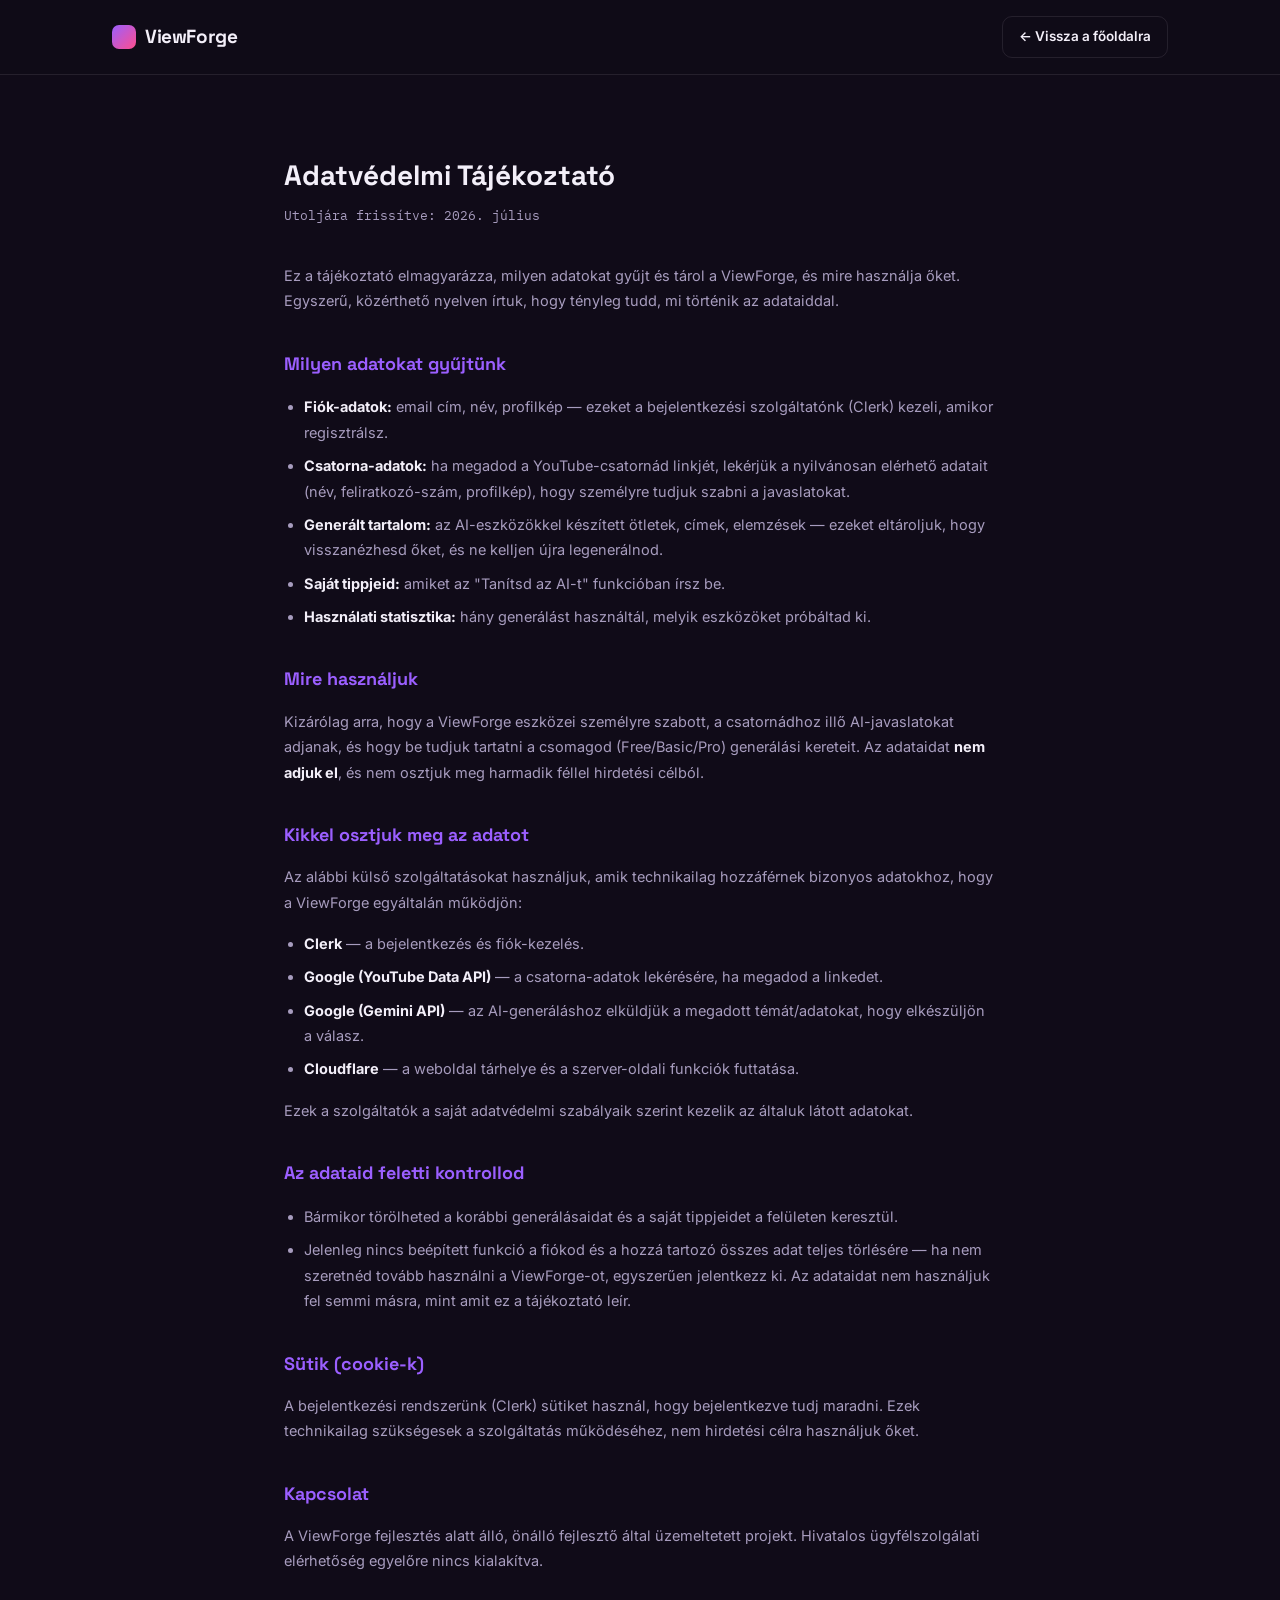
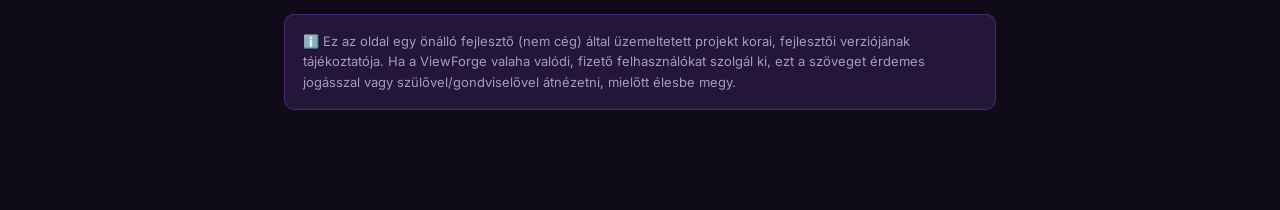
<file: privacy.html>
<!DOCTYPE html>
<html lang="hu">
<head>
<meta charset="UTF-8">
<meta name="viewport" content="width=device-width, initial-scale=1.0">
<title>Adatvédelmi Tájékoztató — ViewForge</title>
<link rel="icon" type="image/svg+xml" href="favicon.svg">
<link rel="preconnect" href="https://fonts.googleapis.com">
<link href="https://fonts.googleapis.com/css2?family=Bebas+Neue&family=Space+Grotesk:wght@400;500;600;700&family=Inter:wght@400;500;600&family=IBM+Plex+Mono:wght@400;500&display=swap" rel="stylesheet">
<link rel="stylesheet" href="style.css?v=30">
<style>
.legal-wrap{max-width:760px;margin:0 auto;padding:60px 24px 100px;}
.legal-wrap h1{font-size:28px;margin-bottom:8px;}
.legal-wrap .updated{color:var(--text-dim);font-size:13px;margin-bottom:36px;font-family:'IBM Plex Mono',monospace;}
.legal-wrap h2{font-size:18px;margin-top:36px;margin-bottom:12px;color:var(--brand);}
.legal-wrap p, .legal-wrap li{color:var(--text-dim);font-size:14.5px;line-height:1.75;}
.legal-wrap ul{padding-left:20px;margin-bottom:16px;}
.legal-wrap li{margin-bottom:8px;}
.legal-wrap strong{color:var(--text);}
.legal-note{background:var(--brand-soft);border:1px solid rgba(155,95,255,0.3);border-radius:10px;padding:16px 18px;margin-top:40px;font-size:13px;color:var(--text-dim);}
</style>
</head>
<body class="page-fade">

<nav>
  <div class="nav-inner">
    <a href="index.html" class="logo"><span class="logo-mark"></span>ViewForge</a>
    <a class="btn btn-ghost btn-sm" href="index.html">← Vissza a főoldalra</a>
  </div>
</nav>

<div class="legal-wrap">
  <h1>Adatvédelmi Tájékoztató</h1>
  <div class="updated">Utoljára frissítve: 2026. július</div>

  <p>Ez a tájékoztató elmagyarázza, milyen adatokat gyűjt és tárol a ViewForge, és mire használja őket. Egyszerű, közérthető nyelven írtuk, hogy tényleg tudd, mi történik az adataiddal.</p>

  <h2>Milyen adatokat gyűjtünk</h2>
  <ul>
    <li><strong>Fiók-adatok:</strong> email cím, név, profilkép — ezeket a bejelentkezési szolgáltatónk (Clerk) kezeli, amikor regisztrálsz.</li>
    <li><strong>Csatorna-adatok:</strong> ha megadod a YouTube-csatornád linkjét, lekérjük a nyilvánosan elérhető adatait (név, feliratkozó-szám, profilkép), hogy személyre tudjuk szabni a javaslatokat.</li>
    <li><strong>Generált tartalom:</strong> az AI-eszközökkel készített ötletek, címek, elemzések — ezeket eltároljuk, hogy visszanézhesd őket, és ne kelljen újra legenerálnod.</li>
    <li><strong>Saját tippjeid:</strong> amiket az "Tanítsd az AI-t" funkcióban írsz be.</li>
    <li><strong>Használati statisztika:</strong> hány generálást használtál, melyik eszközöket próbáltad ki.</li>
  </ul>

  <h2>Mire használjuk</h2>
  <p>Kizárólag arra, hogy a ViewForge eszközei személyre szabott, a csatornádhoz illő AI-javaslatokat adjanak, és hogy be tudjuk tartatni a csomagod (Free/Basic/Pro) generálási kereteit. Az adataidat <strong>nem adjuk el</strong>, és nem osztjuk meg harmadik féllel hirdetési célból.</p>

  <h2>Kikkel osztjuk meg az adatot</h2>
  <p>Az alábbi külső szolgáltatásokat használjuk, amik technikailag hozzáférnek bizonyos adatokhoz, hogy a ViewForge egyáltalán működjön:</p>
  <ul>
    <li><strong>Clerk</strong> — a bejelentkezés és fiók-kezelés.</li>
    <li><strong>Google (YouTube Data API)</strong> — a csatorna-adatok lekérésére, ha megadod a linkedet.</li>
    <li><strong>Google (Gemini API)</strong> — az AI-generáláshoz elküldjük a megadott témát/adatokat, hogy elkészüljön a válasz.</li>
    <li><strong>Cloudflare</strong> — a weboldal tárhelye és a szerver-oldali funkciók futtatása.</li>
  </ul>
  <p>Ezek a szolgáltatók a saját adatvédelmi szabályaik szerint kezelik az általuk látott adatokat.</p>

  <h2>Az adataid feletti kontrollod</h2>
  <ul>
    <li>Bármikor törölheted a korábbi generálásaidat és a saját tippjeidet a felületen keresztül.</li>
    <li>Jelenleg nincs beépített funkció a fiókod és a hozzá tartozó összes adat teljes törlésére — ha nem szeretnéd tovább használni a ViewForge-ot, egyszerűen jelentkezz ki. Az adataidat nem használjuk fel semmi másra, mint amit ez a tájékoztató leír.</li>
  </ul>

  <h2>Sütik (cookie-k)</h2>
  <p>A bejelentkezési rendszerünk (Clerk) sütiket használ, hogy bejelentkezve tudj maradni. Ezek technikailag szükségesek a szolgáltatás működéséhez, nem hirdetési célra használjuk őket.</p>

  <h2>Kapcsolat</h2>
  <p>A ViewForge fejlesztés alatt álló, önálló fejlesztő által üzemeltetett projekt. Hivatalos ügyfélszolgálati elérhetőség egyelőre nincs kialakítva.</p>

  <div class="legal-note">
    ℹ️ Ez az oldal egy önálló fejlesztő (nem cég) által üzemeltetett projekt korai, fejlesztői verziójának tájékoztatója. Ha a ViewForge valaha valódi, fizető felhasználókat szolgál ki, ezt a szöveget érdemes jogásszal vagy szülővel/gondviselővel átnézetni, mielőtt élesbe megy.
  </div>
</div>

</body>
</html>
</file>
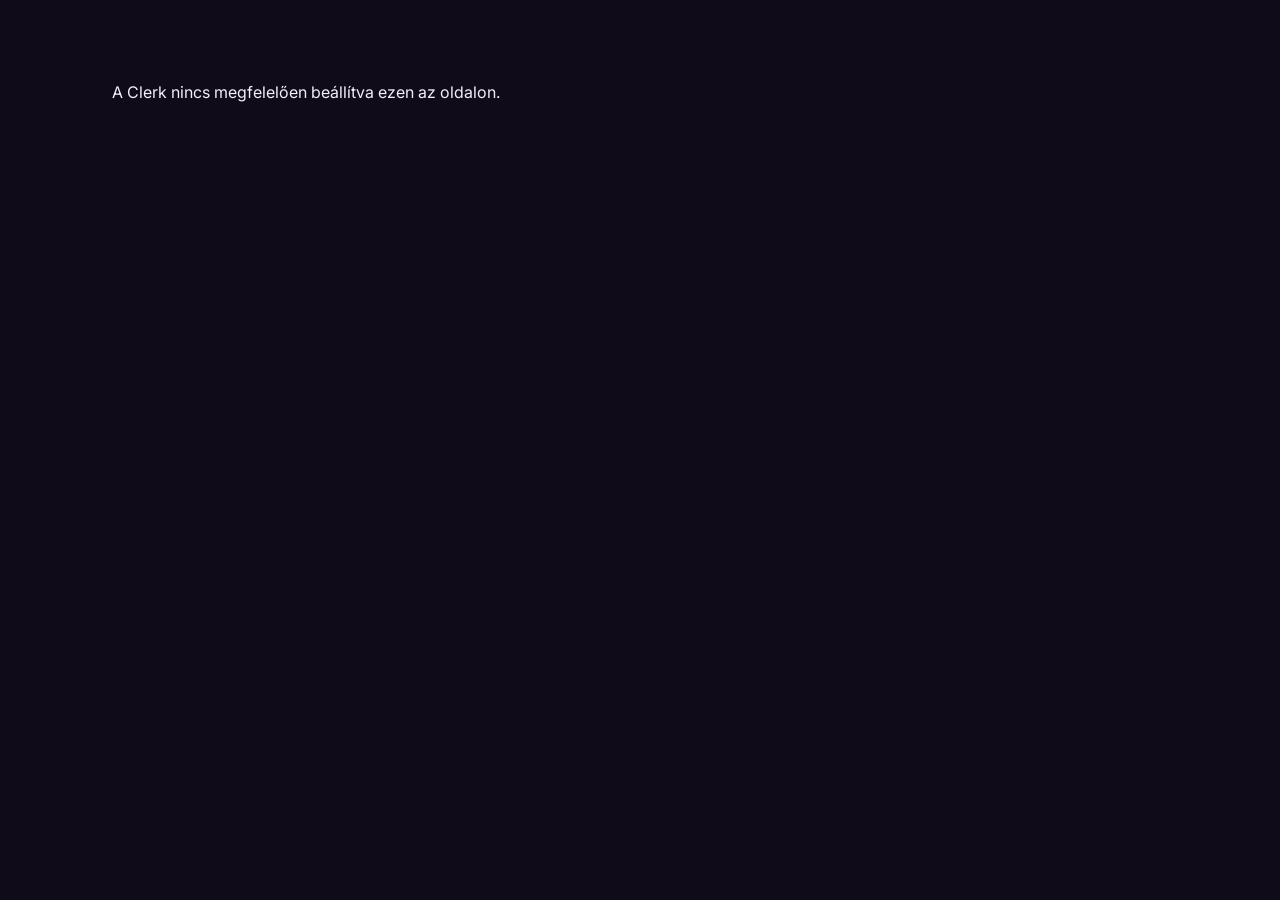
<file: seo-tools.html>
<!DOCTYPE html>
<html lang="hu">
<head>
<meta charset="UTF-8">
<meta name="viewport" content="width=device-width, initial-scale=1.0">
<title>SEO Leírás & Címke Generátor — ViewForge</title>
<link rel="icon" type="image/svg+xml" href="favicon.svg">
<link rel="preconnect" href="https://fonts.googleapis.com">
<link href="https://fonts.googleapis.com/css2?family=Bebas+Neue&family=Space+Grotesk:wght@400;500;600;700&family=Inter:wght@400;500;600&family=IBM+Plex+Mono:wght@400;500&family=Playfair+Display:wght@600;700&family=Poppins:wght@400;500;600;700&family=Fredoka:wght@500;600;700&family=Nunito:wght@400;600;700&family=JetBrains+Mono:wght@400;500;700&display=swap" rel="stylesheet">
<link rel="stylesheet" href="style.css?v=30">
<script src="settings.js?v=1"></script>
<style>
.seo-desc-box{background:var(--field-bg);border:1px solid var(--line);border-radius:10px;padding:16px;font-size:13px;white-space:pre-wrap;line-height:1.6;margin-bottom:14px;}
.tag-chip-row{display:flex;flex-wrap:wrap;gap:7px;}
.tag-chip{background:var(--brand-soft);color:var(--brand);border:1px solid rgba(155,95,255,0.3);padding:5px 12px;border-radius:99px;font-size:12px;font-family:'IBM Plex Mono',monospace;}
</style>
</head>
<body class="page-fade">

<div class="wrap" style="max-width:1000px;padding-top:0;">
  <div class="dash-top">
    <a href="index.html" class="logo"><span class="logo-mark"></span>ViewForge</a>
    <div id="userButton"></div>
  </div>

  <div class="tool-shell" id="dashShell">
    <a class="back-link" href="dashboard.html">← Vissza a dashboardra</a>

    <div class="anim-in" style="margin-bottom:22px;">
      <div class="sec-eyebrow">🔎 SEO Leírás & Címke Generátor</div>
      <h1 class="sec-title" style="font-size:24px;">Kereshető leírás és tagek egy kattintással</h1>
    </div>

    <div class="tool-grid-2col">
      <div class="panel anim-in" style="animation-delay:.12s;">
        <div class="panel-title">Miről szóljon?</div>
        <div class="panel-sub">Add meg a videó témáját</div>

        <label class="field-label">Videó téma / cím</label>
        <input type="text" class="field-input" id="topicInput" placeholder="pl. 100 napos túlélés lávává váltó blokkokkal" />

        <button class="btn btn-primary" id="generateBtn" style="width:100%;justify-content:center;margin-top:6px;" onclick="generateSeo()">⚡ Generálás</button>
        <div id="limitMsg" class="limit-msg" style="display:none;"></div>
      </div>

      <div class="panel anim-in" style="animation-delay:.28s;">
        <div class="panel-title">SEO csomag</div>
        <div class="panel-sub">
          <span class="usage-pill" id="usagePill">0 / 5 hó</span>
        </div>
        <div id="resultsWrap">
          <div class="result-empty">Add meg a témát balra, és nyomj Generálást →</div>
        </div>
        <div class="history-section" id="historySection" style="display:none;">
          <div class="history-title">Korábbi generálások</div>
          <div id="historyList"></div>
        </div>
      </div>
    </div>
  </div>
</div>

<script defer crossorigin="anonymous" src="https://fancy-bullfrog-66.clerk.accounts.dev/npm/@clerk/ui@1/dist/ui.browser.js" type="text/javascript"></script>
<script defer crossorigin="anonymous" data-clerk-publishable-key="pk_test_ZmFuY3ktYnVsbGZyb2ctNjYuY2xlcmsuYWNjb3VudHMuZGV2JA" src="https://fancy-bullfrog-66.clerk.accounts.dev/npm/@clerk/clerk-js@6/dist/clerk.browser.js" type="text/javascript"></script>

<script>
const PLANS = [
  {id:'free', name:'Free trial', monthlyLimit:10},
  {id:'basic', name:'Basic', monthlyLimit:100},
  {id:'pro', name:'Pro', monthlyLimit:Infinity},
];
function planInfo(id){ return PLANS.find(p => p.id === id) || PLANS[0]; }
function monthStr(){ return new Date().toISOString().slice(0,7); }
function vfMeta(){ return (Clerk.user.unsafeMetadata && Clerk.user.unsafeMetadata.viewforge) || {}; }
function vfPublic(){
  return (Clerk.user.publicMetadata && Clerk.user.publicMetadata.viewforge) || {};
}

async function saveVfMeta(partial){
  const current = vfMeta();
  await Clerk.user.update({ unsafeMetadata: { ...Clerk.user.unsafeMetadata, viewforge: { ...current, ...partial } } });
}
function currentUsage(meta){ return (meta.usage && meta.usage.month === monthStr()) ? meta.usage.count : 0; }

function renderUsage(){
  const pub = vfPublic();
  const info = planInfo(pub.plan || 'free');
  const used = currentUsage(pub);
  const limitText = info.monthlyLimit === Infinity ? used + ' / ∞' : used + ' / ' + info.monthlyLimit + ' hó';
  document.getElementById('usagePill').textContent = limitText;
  const atLimit = info.monthlyLimit !== Infinity && used >= info.monthlyLimit;
  const limitMsg = document.getElementById('limitMsg');
  const btn = document.getElementById('generateBtn');
  if (atLimit){ limitMsg.style.display = 'block'; limitMsg.textContent = `Elérted a(z) ${info.name} csomag limitjét. Válts nagyobb csomagra a dashboardon.`; btn.disabled = true; }
  else { limitMsg.style.display = 'none'; btn.disabled = false; }
  return atLimit;
}
async function incrementUsage(){
  const meta = vfMeta();
  const totalXp = (meta.totalGenerations || 0) + 1;
  const toolUsage = { ...(meta.toolUsage || {}) };
  toolUsage.seo = (toolUsage.seo || 0) + 1;
  await saveVfMeta({ totalGenerations: totalXp, toolUsage });
  await Clerk.user.reload();
}

function renderResult(result){
  const wrap = document.getElementById('resultsWrap');
  const fullText = `${result.description}\n\nTagek: ${(result.tags||[]).join(', ')}`;
  wrap.innerHTML = `
    <div class="i-label">📝 LEÍRÁS</div>
    <div class="seo-desc-box anim-in">${(result.description||'').replace(/</g,'&lt;')}</div>
    <div class="i-label">🏷 TAGEK (${(result.tags||[]).length})</div>
    <div class="tag-chip-row anim-in" style="animation-delay:.06s;">${(result.tags||[]).map(t=>`<div class="tag-chip">${t}</div>`).join('')}</div>
    <div class="copy-btn" id="copySeoBtn">📋 Minden másolása</div>
  `;
  document.getElementById('copySeoBtn').addEventListener('click', (e) => copyToClipboard(e.target, fullText));
}

function copyToClipboard(btn, text){
  navigator.clipboard.writeText(text).then(() => {
    const original = btn.textContent;
    btn.textContent = '✓ Másolva';
    btn.classList.add('copied');
    setTimeout(() => { btn.textContent = original; btn.classList.remove('copied'); }, 1800);
  });
}

function showSkeleton(){
  const wrap = document.getElementById('resultsWrap');
  wrap.innerHTML = `
    <div class="skeleton-card"><div class="skeleton-line w85"></div><div class="skeleton-line w85"></div><div class="skeleton-line w60"></div></div>
    <div class="skeleton-card"><div class="skeleton-line w40"></div></div>
  `;
}

async function saveHistory(topic, result){
  const meta = vfMeta();
  const history = Array.isArray(meta.seoHistory) ? meta.seoHistory : [];
  history.unshift({ ts: Date.now(), topic, result });
  await saveVfMeta({ seoHistory: history.slice(0, 5) });
  renderHistory();
}

function renderHistory(){
  const meta = vfMeta();
  const history = Array.isArray(meta.seoHistory) ? meta.seoHistory : [];
  const section = document.getElementById('historySection');
  if (history.length === 0){ section.style.display = 'none'; return; }
  section.style.display = 'block';
  const list = document.getElementById('historyList');
  list.innerHTML = history.map((h, i) => `
    <div class="history-item" data-idx="${i}">
      <div class="h-content"><div class="h-time">${new Date(h.ts).toLocaleString('hu-HU')}</div>${h.topic}</div>
      <div class="history-del" data-del="${i}">✕</div>
    </div>
  `).join('');
  list.querySelectorAll('.h-content').forEach((el, i) => {
    el.addEventListener('click', () => renderResult(history[i].result));
  });
  list.querySelectorAll('.history-del').forEach(btn => {
    btn.addEventListener('click', async (e) => {
      e.stopPropagation();
      const idx = parseInt(btn.dataset.del, 10);
      history.splice(idx, 1);
      await saveVfMeta({ seoHistory: history });
      renderHistory();
    });
  });
}

async function generateSeo(){
  if (renderUsage()) return;
  const topic = document.getElementById('topicInput').value.trim();
  if (!topic){ showToast('Add meg a videó témáját!', 'error'); return; }

  const btn = document.getElementById('generateBtn');
  const wrap = document.getElementById('resultsWrap');
  btn.disabled = true; btn.textContent = '⚡ Generálás…'; btn.classList.add('loading');
  showSkeleton();

  const meta = vfMeta();
  const profile = meta.creatorProfile || {};

  try{
    const token = await Clerk.session.getToken();
    const res = await fetch('/api/generate-seo', {
      method: 'POST',
      headers: { 'Content-Type': 'application/json', 'Authorization': 'Bearer ' + token },
      body: JSON.stringify({ topic, game: profile.mainGame, styles: profile.styles, channelName: profile.channelName, aiTips: (vfMeta().aiTips || []).map(t => t.text) }),
    });
    const data = await res.json();
    if (!res.ok) throw new Error(data.error || 'Ismeretlen hiba');
    renderResult(data);
    await incrementUsage();
    await saveHistory(topic, data);
    renderUsage();
  }catch(e){
    wrap.innerHTML = `<div class="result-empty" style="color:#FF4D8D;">❌ ${e.message}</div>`;
  }finally{
    btn.disabled = false; btn.textContent = '⚡ Generálás'; btn.classList.remove('loading');
  }
}

window.addEventListener('load', async function () {
  try {
    await Clerk.load({ ui: { ClerkUI: window.__internal_ClerkUICtor } });
    if (!Clerk.isSignedIn) { window.location.href = 'sign-in.html'; return; }
    Clerk.mountUserButton(document.getElementById('userButton'), { afterSignOutUrl: 'index.html' });
    applySettings((vfMeta().settings) || {});
    initSettingsPanel();

    const meta = vfMeta();
    if (!meta.creatorProfile) { window.location.href = 'dashboard.html'; return; }
    if ((vfPublic().plan || 'free') === 'free') { window.location.href = 'dashboard.html'; return; }

    document.getElementById('topicInput').value = '';
    renderUsage();
    renderHistory();
    document.getElementById('dashShell').classList.add('ready');
    document.querySelectorAll('#dashShell .anim-in').forEach(el => {
      el.style.animation = 'none';
      void el.offsetWidth;
      el.style.animation = '';
    });
  } catch (e) {
    document.body.innerHTML = '<div class="wrap" style="padding-top:80px;">A Clerk nincs megfelelően beállítva ezen az oldalon.</div>';
    console.error(e);
  }
});
</script>

</body>
</html>
</file>
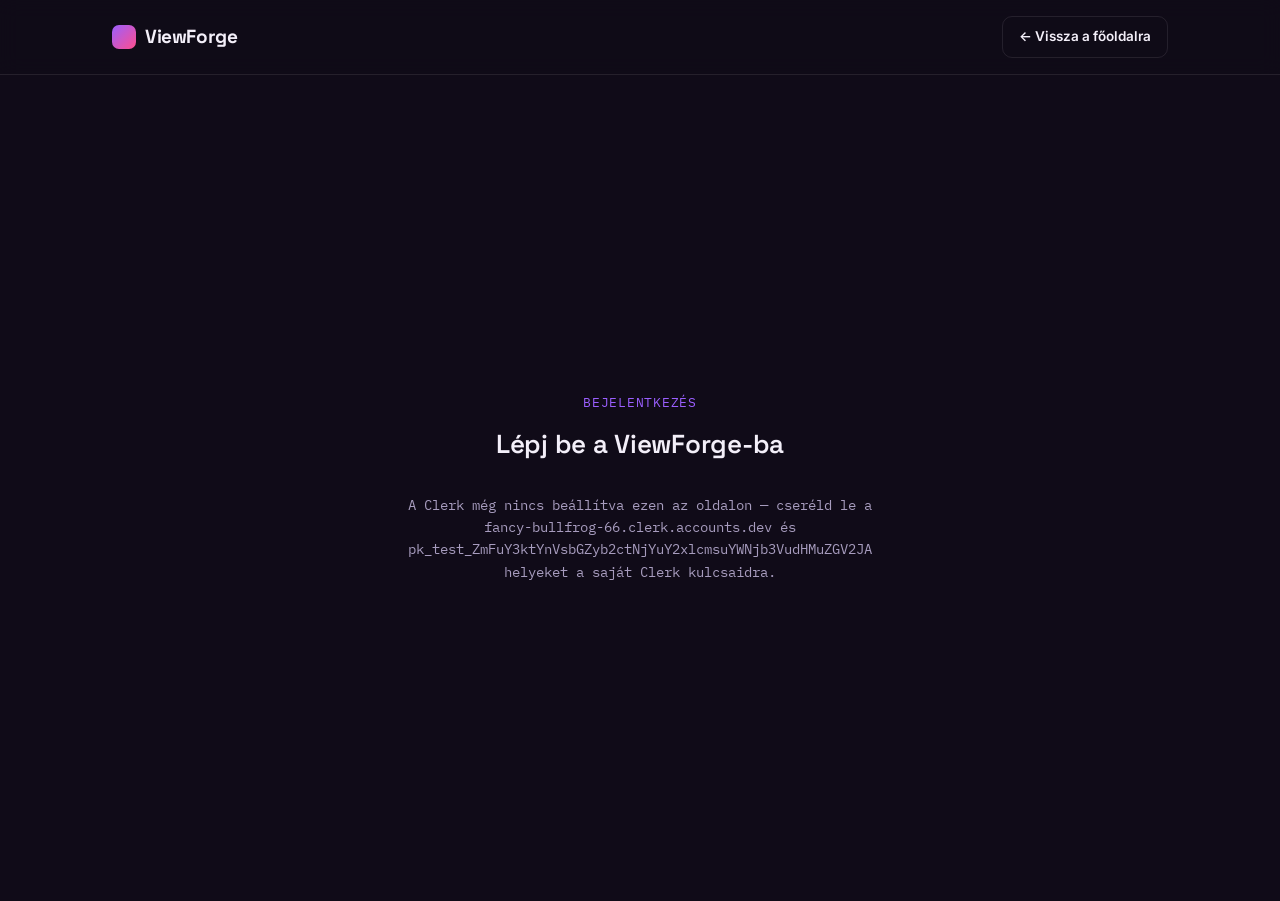
<file: sign-in.html>
<!DOCTYPE html>
<html lang="hu">
<head>
<meta charset="UTF-8">
<meta name="viewport" content="width=device-width, initial-scale=1.0">
<title>Bejelentkezés — ViewForge</title>
<link rel="icon" type="image/svg+xml" href="favicon.svg">
<link rel="preconnect" href="https://fonts.googleapis.com">
<link href="https://fonts.googleapis.com/css2?family=Bebas+Neue&family=Space+Grotesk:wght@400;500;600;700&family=Inter:wght@400;500;600&family=IBM+Plex+Mono:wght@400;500&display=swap" rel="stylesheet">
<link rel="stylesheet" href="style.css?v=30">
</head>
<body>

<nav>
  <div class="nav-inner">
    <a href="index.html" class="logo"><span class="logo-mark"></span>ViewForge</a>
    <a class="btn btn-ghost btn-sm" href="index.html">← Vissza a főoldalra</a>
  </div>
</nav>

<div class="auth-shell">
  <div class="auth-card">
    <div class="sec-eyebrow" style="justify-content:center;display:flex;">BEJELENTKEZÉS</div>
    <h1 class="sec-title" style="font-size:26px;margin-bottom:28px;">Lépj be a ViewForge-ba</h1>
    <div id="clerk-sign-in">
      <div class="auth-loading" id="authLoading">Betöltés…</div>
    </div>
  </div>
</div>

<script defer crossorigin="anonymous" src="https://fancy-bullfrog-66.clerk.accounts.dev/npm/@clerk/ui@1/dist/ui.browser.js" type="text/javascript"></script>
<script defer crossorigin="anonymous" data-clerk-publishable-key="pk_test_ZmFuY3ktYnVsbGZyb2ctNjYuY2xlcmsuYWNjb3VudHMuZGV2JA" src="https://fancy-bullfrog-66.clerk.accounts.dev/npm/@clerk/clerk-js@6/dist/clerk.browser.js" type="text/javascript"></script>

<script>
window.addEventListener('load', async function () {
  try {
    await Clerk.load({ ui: { ClerkUI: window.__internal_ClerkUICtor } });

    const params = new URLSearchParams(window.location.search);
    const planParam = params.get('plan');
    const dashUrl = 'dashboard.html' + (planParam ? ('?plan=' + planParam) : '');

    if (Clerk.isSignedIn) {
      window.location.href = dashUrl;
      return;
    }

    document.getElementById('authLoading').remove();
    Clerk.mountSignIn(document.getElementById('clerk-sign-in'), {
      forceRedirectUrl: dashUrl,
      signUpForceRedirectUrl: dashUrl
    });
  } catch (e) {
    document.getElementById('authLoading').textContent =
      'A Clerk még nincs beállítva ezen az oldalon — cseréld le a fancy-bullfrog-66.clerk.accounts.dev és pk_test_ZmFuY3ktYnVsbGZyb2ctNjYuY2xlcmsuYWNjb3VudHMuZGV2JA helyeket a saját Clerk kulcsaidra.';
    console.error(e);
  }
});
</script>

</body>
</html>
</file>
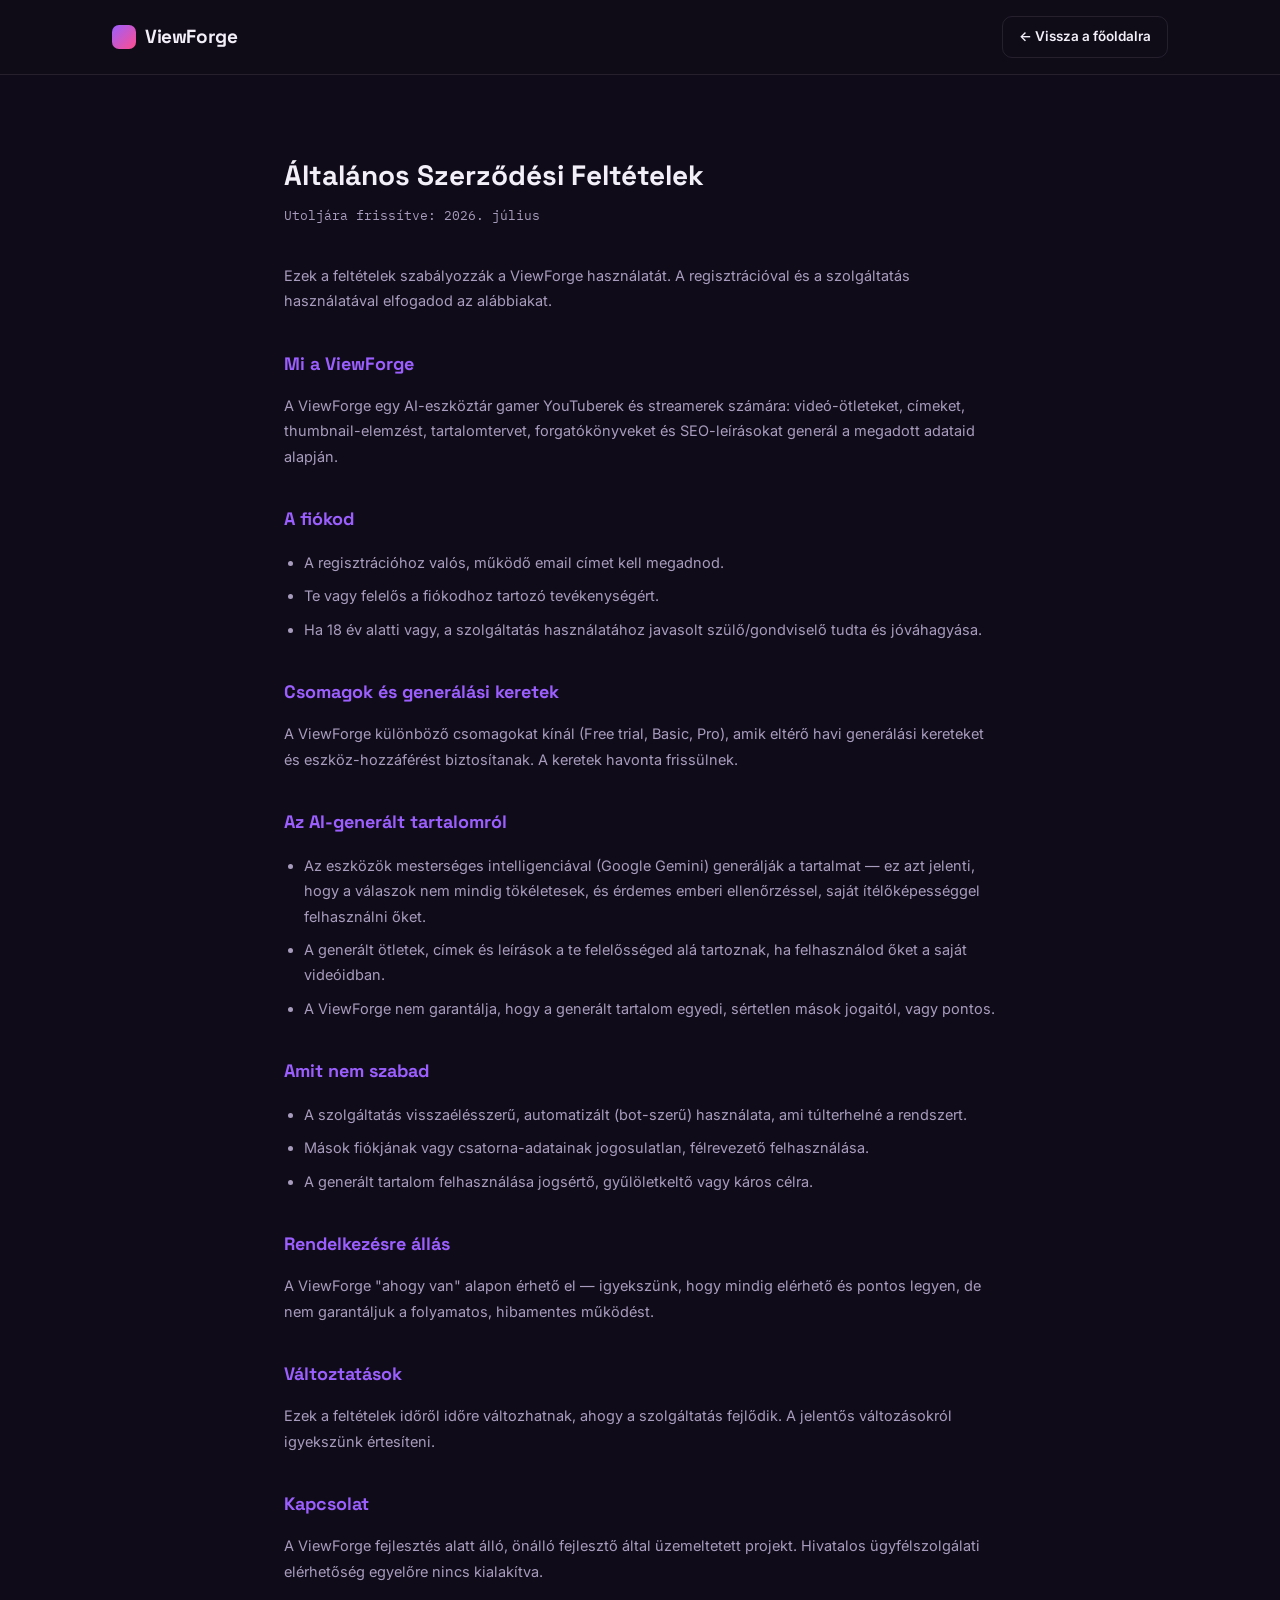
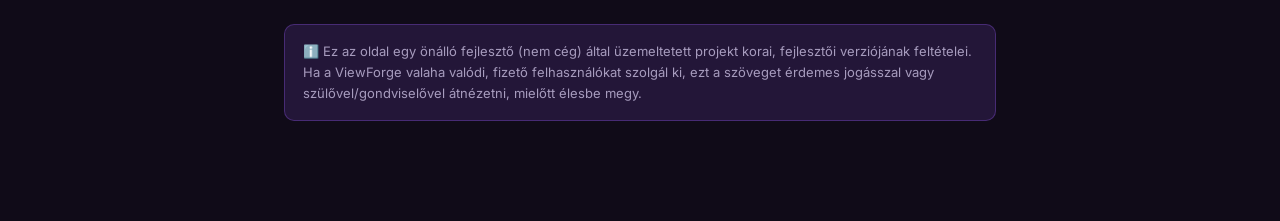
<file: terms.html>
<!DOCTYPE html>
<html lang="hu">
<head>
<meta charset="UTF-8">
<meta name="viewport" content="width=device-width, initial-scale=1.0">
<title>Általános Szerződési Feltételek — ViewForge</title>
<link rel="icon" type="image/svg+xml" href="favicon.svg">
<link rel="preconnect" href="https://fonts.googleapis.com">
<link href="https://fonts.googleapis.com/css2?family=Bebas+Neue&family=Space+Grotesk:wght@400;500;600;700&family=Inter:wght@400;500;600&family=IBM+Plex+Mono:wght@400;500&display=swap" rel="stylesheet">
<link rel="stylesheet" href="style.css?v=30">
<style>
.legal-wrap{max-width:760px;margin:0 auto;padding:60px 24px 100px;}
.legal-wrap h1{font-size:28px;margin-bottom:8px;}
.legal-wrap .updated{color:var(--text-dim);font-size:13px;margin-bottom:36px;font-family:'IBM Plex Mono',monospace;}
.legal-wrap h2{font-size:18px;margin-top:36px;margin-bottom:12px;color:var(--brand);}
.legal-wrap p, .legal-wrap li{color:var(--text-dim);font-size:14.5px;line-height:1.75;}
.legal-wrap ul{padding-left:20px;margin-bottom:16px;}
.legal-wrap li{margin-bottom:8px;}
.legal-wrap strong{color:var(--text);}
.legal-note{background:var(--brand-soft);border:1px solid rgba(155,95,255,0.3);border-radius:10px;padding:16px 18px;margin-top:40px;font-size:13px;color:var(--text-dim);}
</style>
</head>
<body class="page-fade">

<nav>
  <div class="nav-inner">
    <a href="index.html" class="logo"><span class="logo-mark"></span>ViewForge</a>
    <a class="btn btn-ghost btn-sm" href="index.html">← Vissza a főoldalra</a>
  </div>
</nav>

<div class="legal-wrap">
  <h1>Általános Szerződési Feltételek</h1>
  <div class="updated">Utoljára frissítve: 2026. július</div>

  <p>Ezek a feltételek szabályozzák a ViewForge használatát. A regisztrációval és a szolgáltatás használatával elfogadod az alábbiakat.</p>

  <h2>Mi a ViewForge</h2>
  <p>A ViewForge egy AI-eszköztár gamer YouTuberek és streamerek számára: videó-ötleteket, címeket, thumbnail-elemzést, tartalomtervet, forgatókönyveket és SEO-leírásokat generál a megadott adataid alapján.</p>

  <h2>A fiókod</h2>
  <ul>
    <li>A regisztrációhoz valós, működő email címet kell megadnod.</li>
    <li>Te vagy felelős a fiókodhoz tartozó tevékenységért.</li>
    <li>Ha 18 év alatti vagy, a szolgáltatás használatához javasolt szülő/gondviselő tudta és jóváhagyása.</li>
  </ul>

  <h2>Csomagok és generálási keretek</h2>
  <p>A ViewForge különböző csomagokat kínál (Free trial, Basic, Pro), amik eltérő havi generálási kereteket és eszköz-hozzáférést biztosítanak. A keretek havonta frissülnek.</p>

  <h2>Az AI-generált tartalomról</h2>
  <ul>
    <li>Az eszközök mesterséges intelligenciával (Google Gemini) generálják a tartalmat — ez azt jelenti, hogy a válaszok nem mindig tökéletesek, és érdemes emberi ellenőrzéssel, saját ítélőképességgel felhasználni őket.</li>
    <li>A generált ötletek, címek és leírások a te felelősséged alá tartoznak, ha felhasználod őket a saját videóidban.</li>
    <li>A ViewForge nem garantálja, hogy a generált tartalom egyedi, sértetlen mások jogaitól, vagy pontos.</li>
  </ul>

  <h2>Amit nem szabad</h2>
  <ul>
    <li>A szolgáltatás visszaélésszerű, automatizált (bot-szerű) használata, ami túlterhelné a rendszert.</li>
    <li>Mások fiókjának vagy csatorna-adatainak jogosulatlan, félrevezető felhasználása.</li>
    <li>A generált tartalom felhasználása jogsértő, gyűlöletkeltő vagy káros célra.</li>
  </ul>

  <h2>Rendelkezésre állás</h2>
  <p>A ViewForge "ahogy van" alapon érhető el — igyekszünk, hogy mindig elérhető és pontos legyen, de nem garantáljuk a folyamatos, hibamentes működést.</p>

  <h2>Változtatások</h2>
  <p>Ezek a feltételek időről időre változhatnak, ahogy a szolgáltatás fejlődik. A jelentős változásokról igyekszünk értesíteni.</p>

  <h2>Kapcsolat</h2>
  <p>A ViewForge fejlesztés alatt álló, önálló fejlesztő által üzemeltetett projekt. Hivatalos ügyfélszolgálati elérhetőség egyelőre nincs kialakítva.</p>

  <div class="legal-note">
    ℹ️ Ez az oldal egy önálló fejlesztő (nem cég) által üzemeltetett projekt korai, fejlesztői verziójának feltételei. Ha a ViewForge valaha valódi, fizető felhasználókat szolgál ki, ezt a szöveget érdemes jogásszal vagy szülővel/gondviselővel átnézetni, mielőtt élesbe megy.
  </div>
</div>

</body>
</html>
</file>
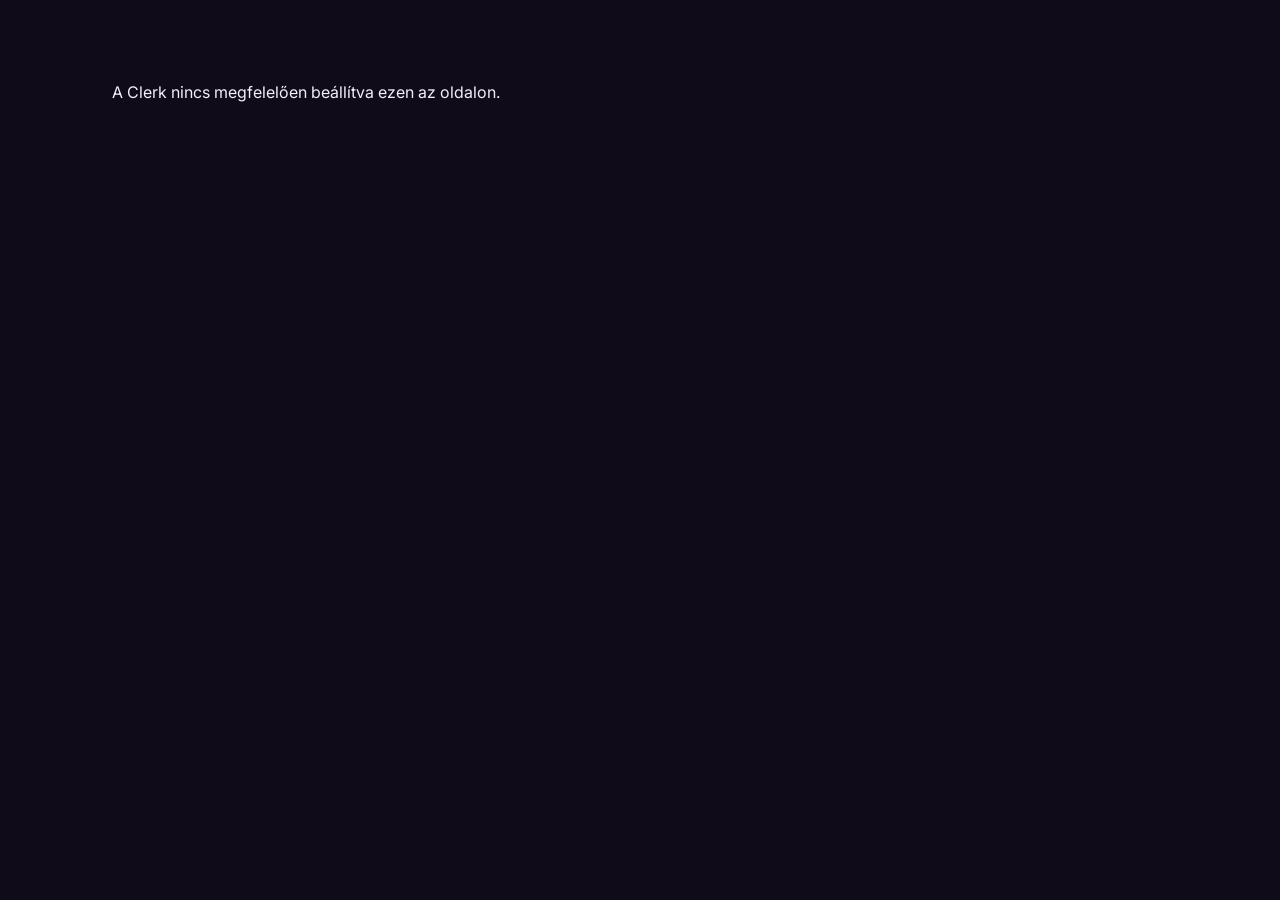
<file: thumbnail-ai.html>
<!DOCTYPE html>
<html lang="hu">
<head>
<meta charset="UTF-8">
<meta name="viewport" content="width=device-width, initial-scale=1.0">
<title>Thumbnail Analyzer — ViewForge</title>
<link rel="icon" type="image/svg+xml" href="favicon.svg">
<link rel="preconnect" href="https://fonts.googleapis.com">
<link href="https://fonts.googleapis.com/css2?family=Bebas+Neue&family=Space+Grotesk:wght@400;500;600;700&family=Inter:wght@400;500;600&family=IBM+Plex+Mono:wght@400;500&family=Playfair+Display:wght@600;700&family=Poppins:wght@400;500;600;700&family=Fredoka:wght@500;600;700&family=Nunito:wght@400;600;700&family=JetBrains+Mono:wght@400;500;700&display=swap" rel="stylesheet">
<link rel="stylesheet" href="style.css?v=30">
<script src="settings.js?v=1"></script>
<style>
.drop-zone{border:2px dashed var(--line);border-radius:14px;padding:30px;text-align:center;cursor:pointer;transition:border-color .2s ease;margin-bottom:16px;}
.drop-zone:hover, .drop-zone.drag{border-color:var(--brand);}
.drop-zone img{max-width:100%;max-height:220px;border-radius:10px;margin-top:12px;}
.score-ring{font-family:'Space Grotesk',sans-serif;font-size:44px;font-weight:700;text-align:center;margin-bottom:6px;}
.score-label{text-align:center;color:var(--text-dim);font-size:12.5px;margin-bottom:20px;}
.fb-section{margin-bottom:14px;}
.fb-title{font-size:12px;font-family:'IBM Plex Mono',monospace;margin-bottom:8px;}
.fb-list{list-style:none;padding:0;margin:0;font-size:13.5px;}
.fb-list li{padding:5px 0;}
</style>
</head>
<body class="page-fade">

<div class="wrap" style="max-width:1000px;padding-top:0;">
  <div class="dash-top">
    <a href="index.html" class="logo"><span class="logo-mark"></span>ViewForge</a>
    <div id="userButton"></div>
  </div>

  <div class="tool-shell" id="dashShell">
    <a class="back-link" href="dashboard.html">← Vissza a dashboardra</a>

    <div class="anim-in" style="margin-bottom:22px;">
      <div class="sec-eyebrow">🖼 Thumbnail Analyzer</div>
      <h1 class="sec-title" style="font-size:24px;">Kapj pontszámot és javítási tippeket</h1>
    </div>

    <div class="tool-grid-2col">
      <div class="panel anim-in" style="animation-delay:.12s;">
        <div class="panel-title">Töltsd fel a borítóképed</div>
        <div class="panel-sub">JPG vagy PNG, max. 5 MB</div>

        <div class="drop-zone" id="dropZone" onclick="document.getElementById('fileInput').click()">
          <div id="dropText">📁 Kattints ide vagy húzd ide a képet</div>
          <img id="previewImg" style="display:none;" />
        </div>
        <input type="file" id="fileInput" accept="image/jpeg,image/png" style="display:none;" />

        <button class="btn btn-primary" id="generateBtn" style="width:100%;justify-content:center;" onclick="analyzeThumbnail()" disabled>⚡ Elemzés</button>
        <div id="limitMsg" class="limit-msg" style="display:none;"></div>
      </div>

      <div class="panel anim-in" style="animation-delay:.28s;">
        <div class="panel-title">Eredmény</div>
        <div class="panel-sub">
          <span class="usage-pill" id="usagePill">0 / 5 ma</span>
        </div>
        <div id="resultsWrap">
          <div class="result-empty">Tölts fel egy képet balra →</div>
        </div>
        <div class="history-section" id="historySection" style="display:none;">
          <div class="history-title">Korábbi elemzések</div>
          <div id="historyList"></div>
        </div>
      </div>
    </div>
  </div>
</div>

<script defer crossorigin="anonymous" src="https://fancy-bullfrog-66.clerk.accounts.dev/npm/@clerk/ui@1/dist/ui.browser.js" type="text/javascript"></script>
<script defer crossorigin="anonymous" data-clerk-publishable-key="pk_test_ZmFuY3ktYnVsbGZyb2ctNjYuY2xlcmsuYWNjb3VudHMuZGV2JA" src="https://fancy-bullfrog-66.clerk.accounts.dev/npm/@clerk/clerk-js@6/dist/clerk.browser.js" type="text/javascript"></script>

<script>
const PLANS = [
  {id:'free', name:'Free trial', monthlyLimit:10},
  {id:'basic', name:'Basic', monthlyLimit:100},
  {id:'pro', name:'Pro', monthlyLimit:Infinity},
];
function planInfo(id){ return PLANS.find(p => p.id === id) || PLANS[0]; }
function monthStr(){ return new Date().toISOString().slice(0,7); }
function vfMeta(){ return (Clerk.user.unsafeMetadata && Clerk.user.unsafeMetadata.viewforge) || {}; }
function vfPublic(){
  return (Clerk.user.publicMetadata && Clerk.user.publicMetadata.viewforge) || {};
}

async function saveVfMeta(partial){
  const current = vfMeta();
  await Clerk.user.update({ unsafeMetadata: { ...Clerk.user.unsafeMetadata, viewforge: { ...current, ...partial } } });
}
function currentUsage(meta){ return (meta.usage && meta.usage.month === monthStr()) ? meta.usage.count : 0; }

function renderUsage(){
  const pub = vfPublic();
  const info = planInfo(pub.plan || 'free');
  const used = currentUsage(pub);
  const limitText = info.monthlyLimit === Infinity ? used + ' / ∞' : used + ' / ' + info.monthlyLimit + ' hó';
  document.getElementById('usagePill').textContent = limitText;
  const atLimit = info.monthlyLimit !== Infinity && used >= info.monthlyLimit;
  const limitMsg = document.getElementById('limitMsg');
  if (atLimit){ limitMsg.style.display = 'block'; limitMsg.textContent = `Elérted a(z) ${info.name} csomag limitjét. Válts nagyobb csomagra a dashboardon.`; }
  else { limitMsg.style.display = 'none'; }
  return atLimit;
}
async function incrementUsage(){
  const meta = vfMeta();
  const totalXp = (meta.totalGenerations || 0) + 1;
  const toolUsage = { ...(meta.toolUsage || {}) };
  toolUsage.thumbnail = (toolUsage.thumbnail || 0) + 1;
  await saveVfMeta({ totalGenerations: totalXp, toolUsage });
  await Clerk.user.reload();
}

let selectedFile = null;
let selectedBase64 = null;

function handleFile(file){
  if (!file) return;
  selectedFile = file;
  const reader = new FileReader();
  reader.onload = (e) => {
    const result = e.target.result;
    selectedBase64 = result.split(',')[1];
    document.getElementById('previewImg').src = result;
    document.getElementById('previewImg').style.display = 'block';
    document.getElementById('dropText').textContent = file.name;
    document.getElementById('generateBtn').disabled = false;
  };
  reader.readAsDataURL(file);
}

document.getElementById('fileInput').addEventListener('change', (e) => handleFile(e.target.files[0]));
const dz = document.getElementById('dropZone');
dz.addEventListener('dragover', (e) => { e.preventDefault(); dz.classList.add('drag'); });
dz.addEventListener('dragleave', () => dz.classList.remove('drag'));
dz.addEventListener('drop', (e) => { e.preventDefault(); dz.classList.remove('drag'); handleFile(e.dataTransfer.files[0]); });

function renderResult(result){
  const wrap = document.getElementById('resultsWrap');
  const color = result.score >= 70 ? 'var(--mint)' : result.score >= 40 ? 'var(--gold)' : 'var(--hot)';
  const fullText = `Thumbnail pontszám: ${result.score}/100\n\nJó:\n${(result.good||[]).map(g=>'- '+g).join('\n')}\n\nJavítandó:\n${(result.bad||[]).map(b=>'- '+b).join('\n')}\n\nJavaslatok:\n${(result.suggestions||[]).map(s=>'- '+s).join('\n')}`;
  wrap.innerHTML = `
    <div class="score-ring" style="color:${color};">${result.score}/100</div>
    <div class="score-label">Thumbnail pontszám</div>
    <div class="fb-section"><div class="fb-title" style="color:var(--mint);">✓ JÓ</div><ul class="fb-list">${(result.good||[]).map(g=>`<li>${g}</li>`).join('')}</ul></div>
    <div class="fb-section"><div class="fb-title" style="color:var(--hot);">✕ JAVÍTANDÓ</div><ul class="fb-list">${(result.bad||[]).map(b=>`<li>${b}</li>`).join('')}</ul></div>
    <div class="fb-section"><div class="fb-title" style="color:var(--gold);">💡 JAVASLATOK</div><ul class="fb-list">${(result.suggestions||[]).map(s=>`<li>${s}</li>`).join('')}</ul></div>
    <div class="copy-btn" id="copyResultBtn">📋 Elemzés másolása</div>
  `;
  document.getElementById('copyResultBtn').addEventListener('click', (e) => copyToClipboard(e.target, fullText));
}

function copyToClipboard(btn, text){
  navigator.clipboard.writeText(text).then(() => {
    const original = btn.textContent;
    btn.textContent = '✓ Másolva';
    btn.classList.add('copied');
    setTimeout(() => { btn.textContent = original; btn.classList.remove('copied'); }, 1800);
  });
}

function showSkeleton(){
  const wrap = document.getElementById('resultsWrap');
  wrap.innerHTML = `
    <div class="skeleton-card" style="text-align:center;"><div class="skeleton-line w40" style="margin:0 auto 10px;height:36px;"></div></div>
    <div class="skeleton-card"><div class="skeleton-line w60"></div><div class="skeleton-line w85"></div></div>
    <div class="skeleton-card"><div class="skeleton-line w60"></div><div class="skeleton-line w40"></div></div>
  `;
}

async function saveHistory(result){
  const meta = vfMeta();
  const history = Array.isArray(meta.thumbnailHistory) ? meta.thumbnailHistory : [];
  history.unshift({ ts: Date.now(), score: result.score, good: result.good, bad: result.bad, suggestions: result.suggestions });
  await saveVfMeta({ thumbnailHistory: history.slice(0, 5) });
  renderHistory();
}

function renderHistory(){
  const meta = vfMeta();
  const history = Array.isArray(meta.thumbnailHistory) ? meta.thumbnailHistory : [];
  const section = document.getElementById('historySection');
  if (history.length === 0){ section.style.display = 'none'; return; }
  section.style.display = 'block';
  const list = document.getElementById('historyList');
  list.innerHTML = history.map((h, i) => `
    <div class="history-item" data-idx="${i}">
      <div class="h-content"><div class="h-time">${new Date(h.ts).toLocaleString('hu-HU')} — ${h.score}/100 pont</div></div>
      <div class="history-del" data-del="${i}">✕</div>
    </div>
  `).join('');
  list.querySelectorAll('.h-content').forEach((el, i) => {
    el.addEventListener('click', () => renderResult(history[i]));
  });
  list.querySelectorAll('.history-del').forEach(btn => {
    btn.addEventListener('click', async (e) => {
      e.stopPropagation();
      const idx = parseInt(btn.dataset.del, 10);
      history.splice(idx, 1);
      await saveVfMeta({ thumbnailHistory: history });
      renderHistory();
    });
  });
}

async function analyzeThumbnail(){
  if (renderUsage()) return;
  if (!selectedBase64){ showToast('Tölts fel egy képet!', 'error'); return; }

  const btn = document.getElementById('generateBtn');
  const wrap = document.getElementById('resultsWrap');
  btn.disabled = true; btn.textContent = '⚡ Elemzés…'; btn.classList.add('loading');
  showSkeleton();

  try{
    const token = await Clerk.session.getToken();
    const res = await fetch('/api/analyze-thumbnail', {
      method: 'POST',
      headers: { 'Content-Type': 'application/json', 'Authorization': 'Bearer ' + token },
      body: JSON.stringify({ imageBase64: selectedBase64, mimeType: selectedFile.type, aiTips: (vfMeta().aiTips || []).map(t => t.text) }),
    });
    const data = await res.json();
    if (!res.ok) throw new Error(data.error || 'Ismeretlen hiba');
    renderResult(data);
    await incrementUsage();
    await saveHistory(data);
    renderUsage();
  }catch(e){
    wrap.innerHTML = `<div class="result-empty" style="color:#FF4D8D;">❌ ${e.message}</div>`;
  }finally{
    btn.disabled = false; btn.textContent = '⚡ Elemzés'; btn.classList.remove('loading');
  }
}

window.addEventListener('load', async function () {
  try {
    await Clerk.load({ ui: { ClerkUI: window.__internal_ClerkUICtor } });
    if (!Clerk.isSignedIn) { window.location.href = 'sign-in.html'; return; }
    Clerk.mountUserButton(document.getElementById('userButton'), { afterSignOutUrl: 'index.html' });
    applySettings((vfMeta().settings) || {});
    initSettingsPanel();

    const meta = vfMeta();
    if (!meta.creatorProfile) { window.location.href = 'dashboard.html'; return; }
    if ((vfPublic().plan || 'free') === 'free') { window.location.href = 'dashboard.html'; return; }

    renderUsage();
    renderHistory();
    document.getElementById('dashShell').classList.add('ready');
    // Az anim-in animaciokat csak MOST inditjuk ujra, hogy ne "lathatatlanul" jatszodjanak le
    // a konteneren mig az opacity:0 volt (Clerk betoltese alatt).
    document.querySelectorAll('#dashShell .anim-in').forEach(el => {
      el.style.animation = 'none';
      void el.offsetWidth;
      el.style.animation = '';
    });
  } catch (e) {
    document.body.innerHTML = '<div class="wrap" style="padding-top:80px;">A Clerk nincs megfelelően beállítva ezen az oldalon.</div>';
    console.error(e);
  }
});
</script>

</body>
</html>
</file>
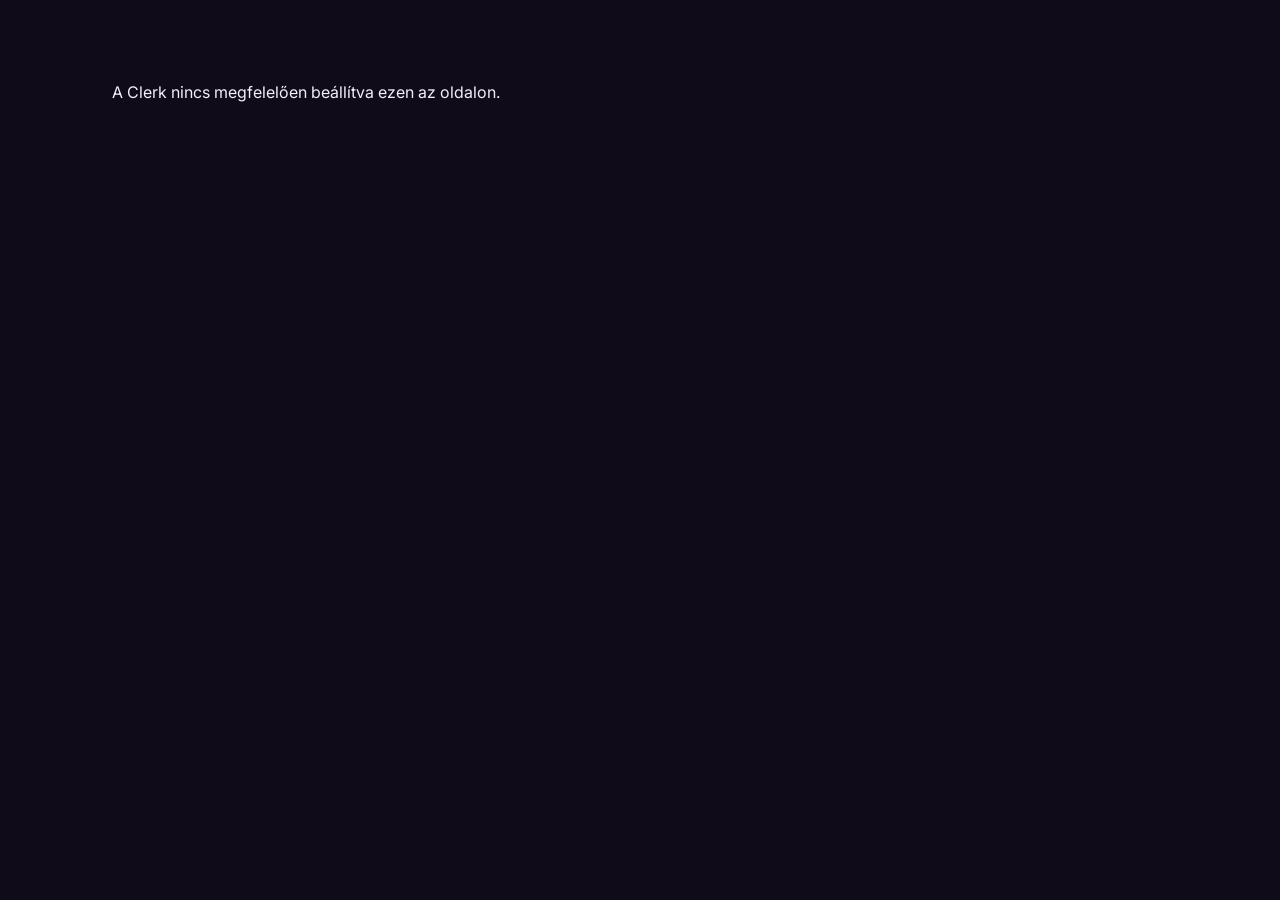
<file: video-ideas.html>
<!DOCTYPE html>
<html lang="hu">
<head>
<meta charset="UTF-8">
<meta name="viewport" content="width=device-width, initial-scale=1.0">
<title>Video Idea Generator — ViewForge</title>
<link rel="icon" type="image/svg+xml" href="favicon.svg">
<link rel="preconnect" href="https://fonts.googleapis.com">
<link href="https://fonts.googleapis.com/css2?family=Bebas+Neue&family=Space+Grotesk:wght@400;500;600;700&family=Inter:wght@400;500;600&family=IBM+Plex+Mono:wght@400;500&family=Playfair+Display:wght@600;700&family=Poppins:wght@400;500;600;700&family=Fredoka:wght@500;600;700&family=Nunito:wght@400;600;700&family=JetBrains+Mono:wght@400;500;700&display=swap" rel="stylesheet">
<link rel="stylesheet" href="style.css?v=30">
<script src="settings.js?v=1"></script>
</head>
<body class="page-fade">

<div class="wrap" style="max-width:1000px;padding-top:0;">
  <div class="dash-top">
    <a href="index.html" class="logo"><span class="logo-mark"></span>ViewForge</a>
    <div id="userButton"></div>
  </div>

  <div class="tool-shell" id="dashShell">
    <a class="back-link" href="dashboard.html">← Vissza a dashboardra</a>

    <div class="anim-in" style="margin-bottom:22px;">
      <div class="sec-eyebrow">💡 Video Idea Generator</div>
      <h1 class="sec-title" style="font-size:24px;">Kapj 3 konkrét videó-ötletet</h1>
    </div>

    <div class="tool-grid-2col">
      <div class="panel anim-in" style="animation-delay:.12s;">
        <div class="panel-title">Beállítások</div>
        <div class="panel-sub">A profilod alapján előre kitöltve — bármikor módosíthatod.</div>

        <label class="field-label">Játék</label>
        <input type="text" class="field-input" id="gameInput" placeholder="pl. Fortnite" />

        <label class="field-label">Platform</label>
        <select class="field-select" id="platformSelect">
          <option>YouTube</option>
          <option>TikTok</option>
          <option>Twitch</option>
        </select>

        <label class="field-label">Cél</label>
        <select class="field-select" id="goalSelect">
          <option>Több nézettség</option>
          <option>Több feliratkozó</option>
          <option>Hosszabb watch time</option>
          <option>Viralitás</option>
        </select>

        <label class="field-label">Stílus</label>
        <div class="chip-row" id="styleChips">
          <div class="chip" data-style="Vicces">😂 Vicces</div>
          <div class="chip" data-style="Kihívás">🎯 Kihívás</div>
          <div class="chip" data-style="Story">📖 Story</div>
          <div class="chip" data-style="Tutorial">🎓 Tutorial</div>
          <div class="chip" data-style="Competitive">🏆 Competitive</div>
        </div>

        <button class="btn btn-primary" id="generateBtn" style="width:100%;justify-content:center;margin-top:6px;" onclick="generateIdeas()">⚡ Generálás</button>
        <div id="limitMsg" class="limit-msg" style="display:none;"></div>
      </div>

      <div class="panel anim-in" style="animation-delay:.28s;">
        <div class="panel-title">Ötletek</div>
        <div class="panel-sub">
          <span class="usage-pill" id="usagePill">0 / 5 ma</span>
        </div>
        <div id="resultsWrap">
          <div class="result-empty">Töltsd ki a beállításokat balra, és nyomj Generálást →</div>
        </div>
        <div class="history-section" id="historySection" style="display:none;">
          <div class="history-title">Korábbi generálások</div>
          <div id="historyList"></div>
        </div>
      </div>
    </div>
  </div>
</div>

<script defer crossorigin="anonymous" src="https://fancy-bullfrog-66.clerk.accounts.dev/npm/@clerk/ui@1/dist/ui.browser.js" type="text/javascript"></script>
<script defer crossorigin="anonymous" data-clerk-publishable-key="pk_test_ZmFuY3ktYnVsbGZyb2ctNjYuY2xlcmsuYWNjb3VudHMuZGV2JA" src="https://fancy-bullfrog-66.clerk.accounts.dev/npm/@clerk/clerk-js@6/dist/clerk.browser.js" type="text/javascript"></script>

<script>
const PLANS = [
  {id:'free', name:'Free trial', monthlyLimit:10},
  {id:'basic', name:'Basic', monthlyLimit:100},
  {id:'pro', name:'Pro', monthlyLimit:Infinity},
];
function planInfo(id){ return PLANS.find(p => p.id === id) || PLANS[0]; }

let selectedStyles = [];
document.getElementById('styleChips').addEventListener('click', (e) => {
  const chip = e.target.closest('.chip');
  if (!chip) return;
  chip.classList.toggle('on');
  const style = chip.dataset.style;
  if (selectedStyles.includes(style)) selectedStyles = selectedStyles.filter(s => s !== style);
  else selectedStyles.push(style);
});

function monthStr(){ return new Date().toISOString().slice(0,7); }

function currentUsage(meta){
  return (meta.usage && meta.usage.month === monthStr()) ? meta.usage.count : 0;
}

/** ViewForge adatai külön "rekeszben" élnek, hogy ne ütközzenek más projektek adataival ugyanazon a Clerk fiókon. */
function vfMeta(){
  return (Clerk.user.unsafeMetadata && Clerk.user.unsafeMetadata.viewforge) || {};
}
function vfPublic(){
  return (Clerk.user.publicMetadata && Clerk.user.publicMetadata.viewforge) || {};
}

async function saveVfMeta(partial){
  const current = vfMeta();
  await Clerk.user.update({
    unsafeMetadata: {
      ...Clerk.user.unsafeMetadata,
      viewforge: { ...current, ...partial },
    }
  });
}

function renderUsage(){
  const pub = vfPublic();
  const info = planInfo(pub.plan || 'free');
  const used = currentUsage(pub);
  const limitText = info.monthlyLimit === Infinity ? used + ' / ∞' : used + ' / ' + info.monthlyLimit + ' hó';
  document.getElementById('usagePill').textContent = limitText;

  const atLimit = info.monthlyLimit !== Infinity && used >= info.monthlyLimit;
  const limitMsg = document.getElementById('limitMsg');
  const btn = document.getElementById('generateBtn');
  if (atLimit){
    limitMsg.style.display = 'block';
    limitMsg.textContent = `Elérted a(z) ${info.name} csomag havi limitjét. Válts nagyobb csomagra a dashboardon.`;
    btn.disabled = true;
  } else {
    limitMsg.style.display = 'none';
    btn.disabled = false;
  }
  return atLimit;
}

async function incrementUsage(){
  const meta = vfMeta();
  const totalXp = (meta.totalGenerations || 0) + 1;
  const toolUsage = { ...(meta.toolUsage || {}) };
  toolUsage.videoIdeas = (toolUsage.videoIdeas || 0) + 1;
  await saveVfMeta({ totalGenerations: totalXp, toolUsage });
  await Clerk.user.reload();
}

function renderIdeas(ideas){
  const wrap = document.getElementById('resultsWrap');
  wrap.innerHTML = '';
  ideas.forEach((idea, i) => {
    const stars = '⭐'.repeat(Math.max(1, Math.min(5, idea.ctr || 3)));
    const card = document.createElement('div');
    card.className = 'idea-card anim-in';
    card.style.animationDelay = (i * 0.08) + 's';
    const fullText = `${idea.title}\n\nMiért működhet: ${idea.why}\nHook: "${idea.hook}"\nThumbnail ötlet: ${idea.thumbnail}`;
    card.innerHTML = `
      <div class="i-label">🔥 VIDEÓ ÖTLET ${i+1} — ${stars}</div>
      <div class="i-title">${idea.title}</div>
      <div class="i-row"><b>Miért működhet:</b> ${idea.why}</div>
      <div class="i-row"><b>Hook:</b> "${idea.hook}"</div>
      <div class="i-row"><b>Thumbnail ötlet:</b> ${idea.thumbnail}</div>
      <div class="copy-btn" data-text="${encodeURIComponent(fullText)}">📋 Másolás</div>
    `;
    wrap.appendChild(card);
  });
  wrap.querySelectorAll('.copy-btn').forEach(btn => {
    btn.addEventListener('click', () => copyToClipboard(btn, decodeURIComponent(btn.dataset.text)));
  });
}

function copyToClipboard(btn, text){
  navigator.clipboard.writeText(text).then(() => {
    const original = btn.textContent;
    btn.textContent = '✓ Másolva';
    btn.classList.add('copied');
    setTimeout(() => { btn.textContent = original; btn.classList.remove('copied'); }, 1800);
  });
}

function showSkeleton(){
  const wrap = document.getElementById('resultsWrap');
  wrap.innerHTML = `
    <div class="skeleton-card"><div class="skeleton-line w40"></div><div class="skeleton-line w85"></div><div class="skeleton-line w60"></div></div>
    <div class="skeleton-card"><div class="skeleton-line w40"></div><div class="skeleton-line w85"></div><div class="skeleton-line w60"></div></div>
    <div class="skeleton-card"><div class="skeleton-line w40"></div><div class="skeleton-line w85"></div><div class="skeleton-line w60"></div></div>
  `;
}

async function saveHistory(game, ideas){
  const meta = vfMeta();
  const history = Array.isArray(meta.videoIdeasHistory) ? meta.videoIdeasHistory : [];
  history.unshift({ ts: Date.now(), game, ideas });
  await saveVfMeta({ videoIdeasHistory: history.slice(0, 5) });
  renderHistory();
}

function renderHistory(){
  const meta = vfMeta();
  const history = Array.isArray(meta.videoIdeasHistory) ? meta.videoIdeasHistory : [];
  const section = document.getElementById('historySection');
  if (history.length === 0){ section.style.display = 'none'; return; }
  section.style.display = 'block';
  const list = document.getElementById('historyList');
  list.innerHTML = history.map((h, i) => `
    <div class="history-item" data-idx="${i}">
      <div class="h-content"><div class="h-time">${new Date(h.ts).toLocaleString('hu-HU')} — ${h.game}</div>${h.ideas.map(idea => idea.title).join(' • ')}</div>
      <div class="history-del" data-del="${i}">✕</div>
    </div>
  `).join('');
  list.querySelectorAll('.h-content').forEach((el, i) => {
    el.addEventListener('click', () => renderIdeas(history[i].ideas));
  });
  list.querySelectorAll('.history-del').forEach(btn => {
    btn.addEventListener('click', async (e) => {
      e.stopPropagation();
      const idx = parseInt(btn.dataset.del, 10);
      history.splice(idx, 1);
      await saveVfMeta({ videoIdeasHistory: history });
      renderHistory();
    });
  });
}

async function generateIdeas(){
  if (renderUsage()) return; // limit elérve

  const game = document.getElementById('gameInput').value.trim();
  if (!game){ showToast('Add meg a játékot!', 'error'); return; }

  const btn = document.getElementById('generateBtn');
  const wrap = document.getElementById('resultsWrap');
  btn.disabled = true; btn.textContent = '⚡ Generálás…'; btn.classList.add('loading');
  showSkeleton();

  const meta = vfMeta();
  const profile = meta.creatorProfile || {};

  try{
    const token = await Clerk.session.getToken();
    const res = await fetch('/api/generate-video-ideas', {
      method: 'POST',
      headers: { 'Content-Type': 'application/json', 'Authorization': 'Bearer ' + token },
      body: JSON.stringify({
        game,
        platform: document.getElementById('platformSelect').value,
        channelSize: profile.subscriberCount,
        styles: selectedStyles,
        goal: document.getElementById('goalSelect').value,
        channelName: profile.channelName,
        aiTips: (meta.aiTips || []).map(t => t.text),
      }),
    });
    const data = await res.json();
    if (!res.ok) throw new Error(data.error || 'Ismeretlen hiba');

    renderIdeas(data.ideas);
    await incrementUsage();
    await saveHistory(game, data.ideas);
    renderUsage();
  }catch(e){
    wrap.innerHTML = `<div class="result-empty" style="color:#FF4D8D;">❌ ${e.message}<br><span style="font-size:12px;">Ha ez a fájl még nincs élesítve, ellenőrizd a Netlify Function és a GEMINI_API_KEY beállítását.</span></div>`;
  }finally{
    btn.disabled = false; btn.textContent = '⚡ Generálás'; btn.classList.remove('loading');
  }
}

window.addEventListener('load', async function () {
  try {
    await Clerk.load({ ui: { ClerkUI: window.__internal_ClerkUICtor } });
    if (!Clerk.isSignedIn) { window.location.href = 'sign-in.html'; return; }

    Clerk.mountUserButton(document.getElementById('userButton'), { afterSignOutUrl: 'index.html' });
    applySettings((vfMeta().settings) || {});
    initSettingsPanel();

    const meta = vfMeta();
    const profile = meta.creatorProfile;
    if (!profile) { window.location.href = 'dashboard.html'; return; }

    document.getElementById('gameInput').value = profile.mainGame || '';
    (profile.styles || []).forEach(s => {
      const chip = document.querySelector('.chip[data-style="' + s + '"]');
      if (chip) { chip.classList.add('on'); selectedStyles.push(s); }
    });

    renderUsage();
    renderHistory();
    document.getElementById('dashShell').classList.add('ready');
    // Az anim-in animaciokat csak MOST inditjuk ujra, hogy ne "lathatatlanul" jatszodjanak le
    // a konteneren mig az opacity:0 volt (Clerk betoltese alatt).
    document.querySelectorAll('#dashShell .anim-in').forEach(el => {
      el.style.animation = 'none';
      void el.offsetWidth;
      el.style.animation = '';
    });
  } catch (e) {
    document.body.innerHTML = '<div class="wrap" style="padding-top:80px;">A Clerk nincs megfelelően beállítva ezen az oldalon.</div>';
    console.error(e);
  }
});
</script>

</body>
</html>
</file>
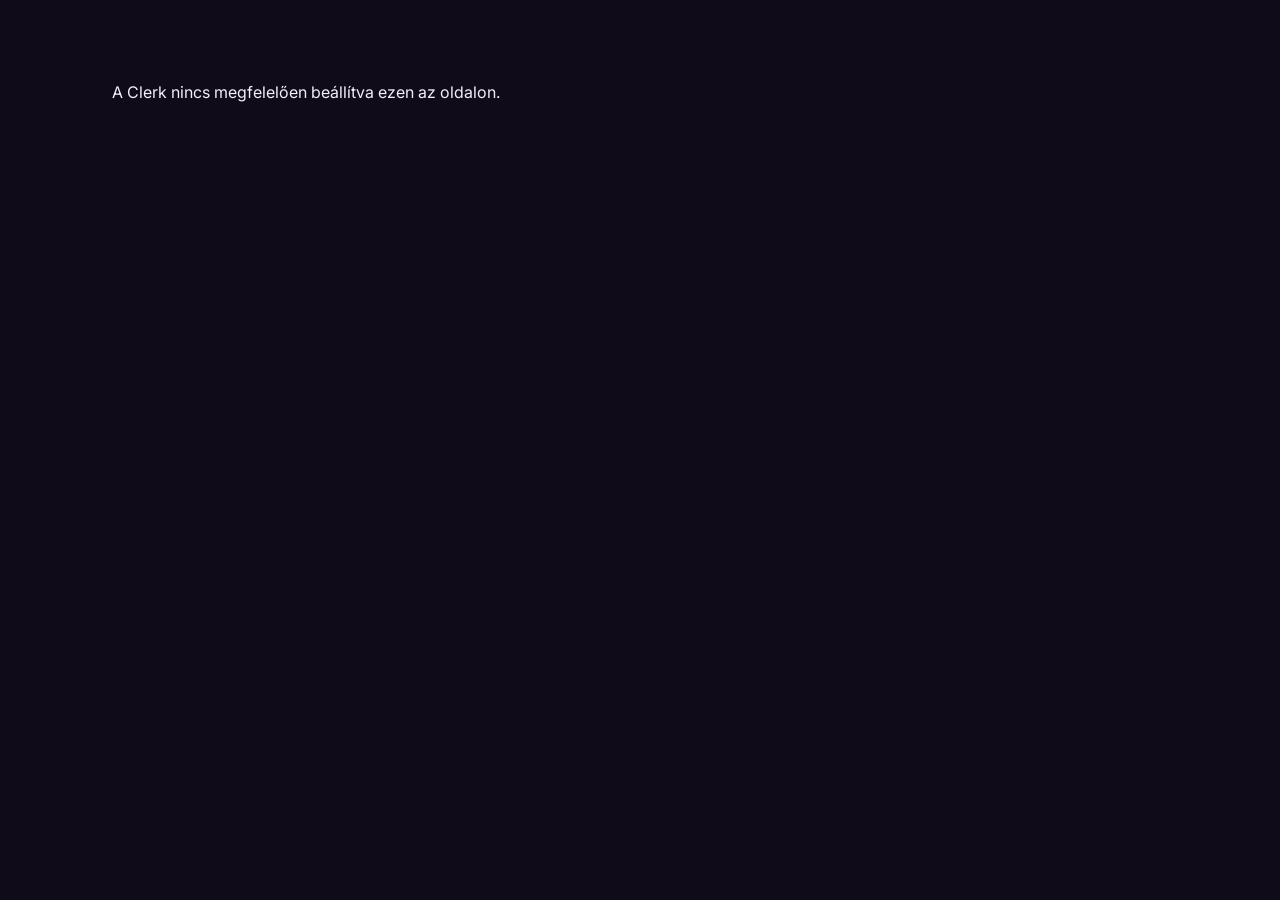
<file: video-script.html>
<!DOCTYPE html>
<html lang="hu">
<head>
<meta charset="UTF-8">
<meta name="viewport" content="width=device-width, initial-scale=1.0">
<title>Video Script Writer — ViewForge</title>
<link rel="icon" type="image/svg+xml" href="favicon.svg">
<link rel="preconnect" href="https://fonts.googleapis.com">
<link href="https://fonts.googleapis.com/css2?family=Bebas+Neue&family=Space+Grotesk:wght@400;500;600;700&family=Inter:wght@400;500;600&family=IBM+Plex+Mono:wght@400;500&family=Playfair+Display:wght@600;700&family=Poppins:wght@400;500;600;700&family=Fredoka:wght@500;600;700&family=Nunito:wght@400;600;700&family=JetBrains+Mono:wght@400;500;700&display=swap" rel="stylesheet">
<link rel="stylesheet" href="style.css?v=30">
<script src="settings.js?v=1"></script>
<style>
.script-hook{background:rgba(255,193,69,0.08);border:1px solid rgba(255,193,69,0.3);border-radius:12px;padding:16px;margin-bottom:18px;}
.script-hook .sh-label{font-size:11px;font-family:'IBM Plex Mono',monospace;color:var(--gold);margin-bottom:6px;}
.script-hook .sh-text{font-size:14.5px;font-style:italic;}
.script-section{border-left:2px solid var(--brand);padding:4px 0 4px 16px;margin-bottom:16px;}
.script-section .ss-label{font-size:12px;font-weight:600;color:var(--brand);margin-bottom:4px;}
.script-section .ss-content{font-size:13.5px;color:var(--text);}
.script-outro{background:rgba(61,220,151,0.08);border:1px solid rgba(61,220,151,0.3);border-radius:12px;padding:16px;margin-top:18px;}
.script-outro .so-label{font-size:11px;font-family:'IBM Plex Mono',monospace;color:var(--mint);margin-bottom:6px;}
.idea-pick-row{display:flex;flex-direction:column;gap:6px;margin-bottom:16px;}
.idea-pick{border:1px solid var(--line);border-radius:9px;padding:9px 12px;font-size:12.5px;cursor:pointer;transition:border-color .3s ease, color .3s ease, background-color .3s ease, transform .3s cubic-bezier(.2,.8,.2,1);color:var(--text-dim);}
.idea-pick:hover{border-color:var(--brand);color:var(--text);background:var(--brand-soft);transform:translateY(-2px);}
</style>
</head>
<body class="page-fade">

<div class="wrap" style="max-width:1000px;padding-top:0;">
  <div class="dash-top">
    <a href="index.html" class="logo"><span class="logo-mark"></span>ViewForge</a>
    <div id="userButton"></div>
  </div>

  <div class="tool-shell" id="dashShell">
    <a class="back-link" href="dashboard.html">← Vissza a dashboardra</a>

    <div class="anim-in" style="margin-bottom:22px;">
      <div class="sec-eyebrow">🎬 Video Script Writer</div>
      <h1 class="sec-title" style="font-size:24px;">Ötletből forgatásra kész vázlat</h1>
    </div>

    <div class="tool-grid-2col">
      <div class="panel anim-in" style="animation-delay:.12s;">
        <div class="panel-title">Miről szóljon?</div>
        <div class="panel-sub" id="ideaPickerLabel" style="display:none;">Válassz egy korábbi ötletet, vagy írj be sajátot:</div>
        <div class="idea-pick-row" id="ideaPickerRow"></div>

        <label class="field-label">Videó téma / ötlet</label>
        <input type="text" class="field-input" id="topicInput" placeholder="pl. 100 napos túlélés lávává váltó blokkokkal" />

        <button class="btn btn-primary" id="generateBtn" style="width:100%;justify-content:center;margin-top:6px;" onclick="generateScript()">⚡ Vázlat írása</button>
        <div id="limitMsg" class="limit-msg" style="display:none;"></div>
      </div>

      <div class="panel anim-in" style="animation-delay:.28s;">
        <div class="panel-title">Forgatókönyv</div>
        <div class="panel-sub">
          <span class="usage-pill" id="usagePill">0 / 5 ma</span>
        </div>
        <div id="resultsWrap">
          <div class="result-empty">Add meg a témát balra, és nyomj Vázlat írásra →</div>
        </div>
        <div class="history-section" id="historySection" style="display:none;">
          <div class="history-title">Korábbi vázlatok</div>
          <div id="historyList"></div>
        </div>
      </div>
    </div>
  </div>
</div>

<script defer crossorigin="anonymous" src="https://fancy-bullfrog-66.clerk.accounts.dev/npm/@clerk/ui@1/dist/ui.browser.js" type="text/javascript"></script>
<script defer crossorigin="anonymous" data-clerk-publishable-key="pk_test_ZmFuY3ktYnVsbGZyb2ctNjYuY2xlcmsuYWNjb3VudHMuZGV2JA" src="https://fancy-bullfrog-66.clerk.accounts.dev/npm/@clerk/clerk-js@6/dist/clerk.browser.js" type="text/javascript"></script>

<script>
const PLANS = [
  {id:'free', name:'Free trial', monthlyLimit:10},
  {id:'basic', name:'Basic', monthlyLimit:100},
  {id:'pro', name:'Pro', monthlyLimit:Infinity},
];
function planInfo(id){ return PLANS.find(p => p.id === id) || PLANS[0]; }
function monthStr(){ return new Date().toISOString().slice(0,7); }
function vfMeta(){ return (Clerk.user.unsafeMetadata && Clerk.user.unsafeMetadata.viewforge) || {}; }
function vfPublic(){
  return (Clerk.user.publicMetadata && Clerk.user.publicMetadata.viewforge) || {};
}

async function saveVfMeta(partial){
  const current = vfMeta();
  await Clerk.user.update({ unsafeMetadata: { ...Clerk.user.unsafeMetadata, viewforge: { ...current, ...partial } } });
}
function currentUsage(meta){ return (meta.usage && meta.usage.month === monthStr()) ? meta.usage.count : 0; }

function renderUsage(){
  const pub = vfPublic();
  const info = planInfo(pub.plan || 'free');
  const used = currentUsage(pub);
  const limitText = info.monthlyLimit === Infinity ? used + ' / ∞' : used + ' / ' + info.monthlyLimit + ' hó';
  document.getElementById('usagePill').textContent = limitText;
  const atLimit = info.monthlyLimit !== Infinity && used >= info.monthlyLimit;
  const limitMsg = document.getElementById('limitMsg');
  const btn = document.getElementById('generateBtn');
  if (atLimit){ limitMsg.style.display = 'block'; limitMsg.textContent = `Elérted a(z) ${info.name} csomag limitjét. Válts nagyobb csomagra a dashboardon.`; btn.disabled = true; }
  else { limitMsg.style.display = 'none'; btn.disabled = false; }
  return atLimit;
}
async function incrementUsage(){
  const meta = vfMeta();
  const totalXp = (meta.totalGenerations || 0) + 1;
  const toolUsage = { ...(meta.toolUsage || {}) };
  toolUsage.script = (toolUsage.script || 0) + 1;
  await saveVfMeta({ totalGenerations: totalXp, toolUsage });
  await Clerk.user.reload();
}

function renderIdeaPicker(){
  const meta = vfMeta();
  const ideasHistory = Array.isArray(meta.videoIdeasHistory) ? meta.videoIdeasHistory : [];
  const planHistory = Array.isArray(meta.planHistory) ? meta.planHistory : [];

  const fromIdeas = ideasHistory.flatMap(h => h.ideas || []).map(idea => ({ title: idea.title, icon: '💡' }));
  const fromPlan = planHistory.flatMap(h => h.plan || []).map(p => ({ title: p.title, icon: '📅' }));
  const allPicks = [...fromIdeas, ...fromPlan];

  if (allPicks.length === 0) return;
  document.getElementById('ideaPickerLabel').style.display = 'block';
  const row = document.getElementById('ideaPickerRow');
  row.innerHTML = allPicks.slice(0, 6).map((pick) => `<div class="idea-pick" data-title="${encodeURIComponent(pick.title)}">${pick.icon} ${pick.title}</div>`).join('');
  row.querySelectorAll('.idea-pick').forEach(el => {
    el.addEventListener('click', () => { document.getElementById('topicInput').value = decodeURIComponent(el.dataset.title); });
  });
}

function renderScript(script){
  const wrap = document.getElementById('resultsWrap');
  const fullText = `HOOK: ${script.hook}\n\n${(script.sections||[]).map(s => `${s.label.toUpperCase()}:\n${s.content}`).join('\n\n')}\n\nOUTRO: ${script.outro}`;
  wrap.innerHTML = `
    <div class="script-hook anim-in"><div class="sh-label">🎣 HOOK</div><div class="sh-text">"${script.hook}"</div></div>
    ${(script.sections||[]).map((s, i) => `
      <div class="script-section anim-in" style="animation-delay:${(i+1)*0.06}s;">
        <div class="ss-label">${s.label}</div>
        <div class="ss-content">${s.content}</div>
      </div>
    `).join('')}
    <div class="script-outro anim-in"><div class="so-label">🎬 OUTRO</div><div class="sh-text">${script.outro}</div></div>
    <div class="copy-btn" id="copyScriptBtn">📋 Teljes vázlat másolása</div>
  `;
  document.getElementById('copyScriptBtn').addEventListener('click', (e) => copyToClipboard(e.target, fullText));
}

function copyToClipboard(btn, text){
  navigator.clipboard.writeText(text).then(() => {
    const original = btn.textContent;
    btn.textContent = '✓ Másolva';
    btn.classList.add('copied');
    setTimeout(() => { btn.textContent = original; btn.classList.remove('copied'); }, 1800);
  });
}

function showSkeleton(){
  const wrap = document.getElementById('resultsWrap');
  wrap.innerHTML = `
    <div class="skeleton-card"><div class="skeleton-line w60"></div></div>
    <div class="skeleton-card"><div class="skeleton-line w40"></div><div class="skeleton-line w85"></div></div>
    <div class="skeleton-card"><div class="skeleton-line w40"></div><div class="skeleton-line w85"></div></div>
    <div class="skeleton-card"><div class="skeleton-line w60"></div></div>
  `;
}

async function saveHistory(topic, script){
  const meta = vfMeta();
  const history = Array.isArray(meta.scriptHistory) ? meta.scriptHistory : [];
  history.unshift({ ts: Date.now(), topic, script });
  await saveVfMeta({ scriptHistory: history.slice(0, 5) });
  renderHistory();
}

function renderHistory(){
  const meta = vfMeta();
  const history = Array.isArray(meta.scriptHistory) ? meta.scriptHistory : [];
  const section = document.getElementById('historySection');
  if (history.length === 0){ section.style.display = 'none'; return; }
  section.style.display = 'block';
  const list = document.getElementById('historyList');
  list.innerHTML = history.map((h, i) => `
    <div class="history-item" data-idx="${i}">
      <div class="h-content"><div class="h-time">${new Date(h.ts).toLocaleString('hu-HU')}</div>${h.topic}</div>
      <div class="history-del" data-del="${i}">✕</div>
    </div>
  `).join('');
  list.querySelectorAll('.h-content').forEach((el, i) => {
    el.addEventListener('click', () => renderScript(history[i].script));
  });
  list.querySelectorAll('.history-del').forEach(btn => {
    btn.addEventListener('click', async (e) => {
      e.stopPropagation();
      const idx = parseInt(btn.dataset.del, 10);
      history.splice(idx, 1);
      await saveVfMeta({ scriptHistory: history });
      renderHistory();
    });
  });
}

async function generateScript(){
  if (renderUsage()) return;
  const topic = document.getElementById('topicInput').value.trim();
  if (!topic){ showToast('Add meg a videó témáját!', 'error'); return; }

  const btn = document.getElementById('generateBtn');
  const wrap = document.getElementById('resultsWrap');
  btn.disabled = true; btn.textContent = '⚡ Írás…'; btn.classList.add('loading');
  showSkeleton();

  const meta = vfMeta();
  const profile = meta.creatorProfile || {};

  try{
    const token = await Clerk.session.getToken();
    const res = await fetch('/api/generate-script', {
      method: 'POST',
      headers: { 'Content-Type': 'application/json', 'Authorization': 'Bearer ' + token },
      body: JSON.stringify({ topic, game: profile.mainGame, styles: profile.styles, channelName: profile.channelName, aiTips: (vfMeta().aiTips || []).map(t => t.text) }),
    });
    const data = await res.json();
    if (!res.ok) throw new Error(data.error || 'Ismeretlen hiba');
    renderScript(data);
    await incrementUsage();
    await saveHistory(topic, data);
    renderUsage();
  }catch(e){
    wrap.innerHTML = `<div class="result-empty" style="color:#FF4D8D;">❌ ${e.message}</div>`;
  }finally{
    btn.disabled = false; btn.textContent = '⚡ Vázlat írása'; btn.classList.remove('loading');
  }
}

window.addEventListener('load', async function () {
  try {
    await Clerk.load({ ui: { ClerkUI: window.__internal_ClerkUICtor } });
    if (!Clerk.isSignedIn) { window.location.href = 'sign-in.html'; return; }
    Clerk.mountUserButton(document.getElementById('userButton'), { afterSignOutUrl: 'index.html' });
    applySettings((vfMeta().settings) || {});
    initSettingsPanel();

    const meta = vfMeta();
    if (!meta.creatorProfile) { window.location.href = 'dashboard.html'; return; }
    if ((vfPublic().plan || 'free') === 'free') { window.location.href = 'dashboard.html'; return; }

    renderIdeaPicker();
    renderUsage();
    renderHistory();

    const urlParams = new URLSearchParams(window.location.search);
    const topicFromUrl = urlParams.get('topic');
    if (topicFromUrl) { document.getElementById('topicInput').value = topicFromUrl; }

    document.getElementById('dashShell').classList.add('ready');
    // Az anim-in animaciokat csak MOST inditjuk ujra, hogy ne "lathatatlanul" jatszodjanak le
    // a konteneren mig az opacity:0 volt (Clerk betoltese alatt).
    document.querySelectorAll('#dashShell .anim-in').forEach(el => {
      el.style.animation = 'none';
      void el.offsetWidth;
      el.style.animation = '';
    });
  } catch (e) {
    document.body.innerHTML = '<div class="wrap" style="padding-top:80px;">A Clerk nincs megfelelően beállítva ezen az oldalon.</div>';
    console.error(e);
  }
});
</script>

</body>
</html>
</file>
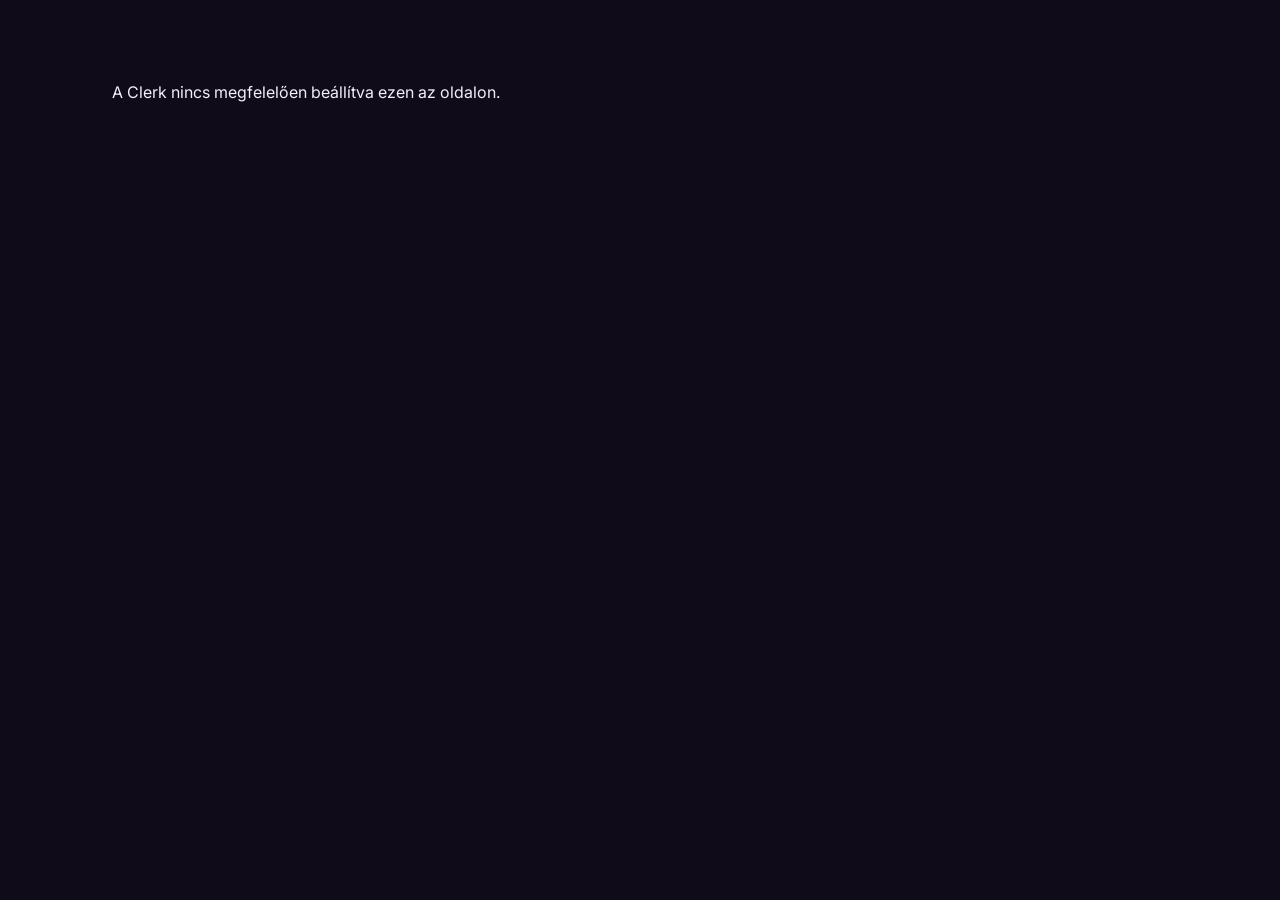
<file: viral-titles.html>
<!DOCTYPE html>
<html lang="hu">
<head>
<meta charset="UTF-8">
<meta name="viewport" content="width=device-width, initial-scale=1.0">
<title>Viral Title Generator — ViewForge</title>
<link rel="icon" type="image/svg+xml" href="favicon.svg">
<link rel="preconnect" href="https://fonts.googleapis.com">
<link href="https://fonts.googleapis.com/css2?family=Bebas+Neue&family=Space+Grotesk:wght@400;500;600;700&family=Inter:wght@400;500;600&family=IBM+Plex+Mono:wght@400;500&family=Playfair+Display:wght@600;700&family=Poppins:wght@400;500;600;700&family=Fredoka:wght@500;600;700&family=Nunito:wght@400;600;700&family=JetBrains+Mono:wght@400;500;700&display=swap" rel="stylesheet">
<link rel="stylesheet" href="style.css?v=30">
<script src="settings.js?v=1"></script>
</head>
<body class="page-fade">

<div class="wrap" style="max-width:1000px;padding-top:0;">
  <div class="dash-top">
    <a href="index.html" class="logo"><span class="logo-mark"></span>ViewForge</a>
    <div id="userButton"></div>
  </div>

  <div class="tool-shell" id="dashShell">
    <a class="back-link" href="dashboard.html">← Vissza a dashboardra</a>

    <div class="anim-in" style="margin-bottom:22px;">
      <div class="sec-eyebrow">🔥 Viral Title Generator</div>
      <h1 class="sec-title" style="font-size:24px;">Kapj 5 klikk-generáló címváltozatot</h1>
    </div>

    <div class="tool-grid-2col">
      <div class="panel anim-in" style="animation-delay:.12s;">
        <div class="panel-title">Beállítások</div>
        <div class="panel-sub">Mit fed le a videó?</div>

        <label class="field-label">Videó témája</label>
        <input type="text" class="field-input" id="topicInput" placeholder="pl. GTA-ztam a rendőrökkel" />

        <button class="btn btn-primary" id="generateBtn" style="width:100%;justify-content:center;margin-top:6px;" onclick="generateTitles()">⚡ Generálás</button>
        <div id="limitMsg" class="limit-msg" style="display:none;"></div>
      </div>

      <div class="panel anim-in" style="animation-delay:.28s;">
        <div class="panel-title">Címváltozatok</div>
        <div class="panel-sub">
          <span class="usage-pill" id="usagePill">0 / 5 ma</span>
        </div>
        <div id="resultsWrap">
          <div class="result-empty">Add meg a témát balra, és nyomj Generálást →</div>
        </div>
        <div class="history-section" id="historySection" style="display:none;">
          <div class="history-title">Korábbi generálások</div>
          <div id="historyList"></div>
        </div>
      </div>
    </div>
  </div>
</div>

<script defer crossorigin="anonymous" src="https://fancy-bullfrog-66.clerk.accounts.dev/npm/@clerk/ui@1/dist/ui.browser.js" type="text/javascript"></script>
<script defer crossorigin="anonymous" data-clerk-publishable-key="pk_test_ZmFuY3ktYnVsbGZyb2ctNjYuY2xlcmsuYWNjb3VudHMuZGV2JA" src="https://fancy-bullfrog-66.clerk.accounts.dev/npm/@clerk/clerk-js@6/dist/clerk.browser.js" type="text/javascript"></script>

<script>
const PLANS = [
  {id:'free', name:'Free trial', monthlyLimit:10},
  {id:'basic', name:'Basic', monthlyLimit:100},
  {id:'pro', name:'Pro', monthlyLimit:Infinity},
];
function planInfo(id){ return PLANS.find(p => p.id === id) || PLANS[0]; }
function monthStr(){ return new Date().toISOString().slice(0,7); }

function vfMeta(){ return (Clerk.user.unsafeMetadata && Clerk.user.unsafeMetadata.viewforge) || {}; }
function vfPublic(){
  return (Clerk.user.publicMetadata && Clerk.user.publicMetadata.viewforge) || {};
}

async function saveVfMeta(partial){
  const current = vfMeta();
  await Clerk.user.update({ unsafeMetadata: { ...Clerk.user.unsafeMetadata, viewforge: { ...current, ...partial } } });
}
function currentUsage(meta){ return (meta.usage && meta.usage.month === monthStr()) ? meta.usage.count : 0; }

function renderUsage(){
  const pub = vfPublic();
  const info = planInfo(pub.plan || 'free');
  const used = currentUsage(pub);
  const limitText = info.monthlyLimit === Infinity ? used + ' / ∞' : used + ' / ' + info.monthlyLimit + ' hó';
  document.getElementById('usagePill').textContent = limitText;
  const atLimit = info.monthlyLimit !== Infinity && used >= info.monthlyLimit;
  const limitMsg = document.getElementById('limitMsg');
  const btn = document.getElementById('generateBtn');
  if (atLimit){ limitMsg.style.display = 'block'; limitMsg.textContent = `Elérted a(z) ${info.name} csomag limitjét. Válts nagyobb csomagra a dashboardon.`; btn.disabled = true; }
  else { limitMsg.style.display = 'none'; btn.disabled = false; }
  return atLimit;
}
async function incrementUsage(){
  const meta = vfMeta();
  const totalXp = (meta.totalGenerations || 0) + 1;
  const toolUsage = { ...(meta.toolUsage || {}) };
  toolUsage.titles = (toolUsage.titles || 0) + 1;
  await saveVfMeta({ totalGenerations: totalXp, toolUsage });
  await Clerk.user.reload();
}

function renderTitles(titles){
  const wrap = document.getElementById('resultsWrap');
  wrap.innerHTML = '';
  titles.forEach((t, i) => {
    const stars = '⭐'.repeat(Math.max(1, Math.min(5, t.ctr || 3)));
    const card = document.createElement('div');
    card.className = 'idea-card anim-in';
    card.style.animationDelay = (i * 0.06) + 's';
    card.innerHTML = `<div class="i-label">${stars}</div><div class="i-title">${t.title}</div><div class="copy-btn" data-text="${encodeURIComponent(t.title)}">📋 Másolás</div>`;
    wrap.appendChild(card);
  });
  wrap.querySelectorAll('.copy-btn').forEach(btn => {
    btn.addEventListener('click', () => copyToClipboard(btn, decodeURIComponent(btn.dataset.text)));
  });
}

function copyToClipboard(btn, text){
  navigator.clipboard.writeText(text).then(() => {
    const original = btn.textContent;
    btn.textContent = '✓ Másolva';
    btn.classList.add('copied');
    setTimeout(() => { btn.textContent = original; btn.classList.remove('copied'); }, 1800);
  });
}

function showSkeleton(){
  const wrap = document.getElementById('resultsWrap');
  wrap.innerHTML = `
    <div class="skeleton-card"><div class="skeleton-line w60"></div></div>
    <div class="skeleton-card"><div class="skeleton-line w85"></div></div>
    <div class="skeleton-card"><div class="skeleton-line w40"></div></div>
    <div class="skeleton-card"><div class="skeleton-line w85"></div></div>
    <div class="skeleton-card"><div class="skeleton-line w60"></div></div>
  `;
}

async function saveHistory(topic, titles){
  const meta = vfMeta();
  const history = Array.isArray(meta.titlesHistory) ? meta.titlesHistory : [];
  history.unshift({ ts: Date.now(), topic, titles });
  await saveVfMeta({ titlesHistory: history.slice(0, 5) });
  renderHistory();
}

function renderHistory(){
  const meta = vfMeta();
  const history = Array.isArray(meta.titlesHistory) ? meta.titlesHistory : [];
  const section = document.getElementById('historySection');
  if (history.length === 0){ section.style.display = 'none'; return; }
  section.style.display = 'block';
  const list = document.getElementById('historyList');
  list.innerHTML = history.map((h, i) => `
    <div class="history-item" data-idx="${i}">
      <div class="h-content"><div class="h-time">${new Date(h.ts).toLocaleString('hu-HU')} — ${h.topic}</div>${h.titles.map(t => t.title).join(' • ')}</div>
      <div class="history-del" data-del="${i}">✕</div>
    </div>
  `).join('');
  list.querySelectorAll('.h-content').forEach((el, i) => {
    el.addEventListener('click', () => renderTitles(history[i].titles));
  });
  list.querySelectorAll('.history-del').forEach(btn => {
    btn.addEventListener('click', async (e) => {
      e.stopPropagation();
      const idx = parseInt(btn.dataset.del, 10);
      history.splice(idx, 1);
      await saveVfMeta({ titlesHistory: history });
      renderHistory();
    });
  });
}

async function generateTitles(){
  if (renderUsage()) return;
  const topic = document.getElementById('topicInput').value.trim();
  if (!topic){ showToast('Add meg a videó témáját!', 'error'); return; }

  const btn = document.getElementById('generateBtn');
  const wrap = document.getElementById('resultsWrap');
  btn.disabled = true; btn.textContent = '⚡ Generálás…'; btn.classList.add('loading');
  showSkeleton();

  const meta = vfMeta();
  const profile = meta.creatorProfile || {};

  try{
    const token = await Clerk.session.getToken();
    const res = await fetch('/api/generate-titles', {
      method: 'POST',
      headers: { 'Content-Type': 'application/json', 'Authorization': 'Bearer ' + token },
      body: JSON.stringify({ topic, channelName: profile.channelName, game: profile.mainGame, styles: profile.styles, aiTips: (meta.aiTips || []).map(t => t.text) }),
    });
    const data = await res.json();
    if (!res.ok) throw new Error(data.error || 'Ismeretlen hiba');
    renderTitles(data.titles);
    await incrementUsage();
    await saveHistory(topic, data.titles);
    renderUsage();
  }catch(e){
    wrap.innerHTML = `<div class="result-empty" style="color:#FF4D8D;">❌ ${e.message}</div>`;
  }finally{
    btn.disabled = false; btn.textContent = '⚡ Generálás'; btn.classList.remove('loading');
  }
}

window.addEventListener('load', async function () {
  try {
    await Clerk.load({ ui: { ClerkUI: window.__internal_ClerkUICtor } });
    if (!Clerk.isSignedIn) { window.location.href = 'sign-in.html'; return; }
    Clerk.mountUserButton(document.getElementById('userButton'), { afterSignOutUrl: 'index.html' });
    applySettings((vfMeta().settings) || {});
    initSettingsPanel();

    const meta = vfMeta();
    if (!meta.creatorProfile) { window.location.href = 'dashboard.html'; return; }
    if ((vfPublic().plan || 'free') === 'free') { window.location.href = 'dashboard.html'; return; }

    renderUsage();
    renderHistory();
    document.getElementById('dashShell').classList.add('ready');
    // Az anim-in animaciokat csak MOST inditjuk ujra, hogy ne "lathatatlanul" jatszodjanak le
    // a konteneren mig az opacity:0 volt (Clerk betoltese alatt).
    document.querySelectorAll('#dashShell .anim-in').forEach(el => {
      el.style.animation = 'none';
      void el.offsetWidth;
      el.style.animation = '';
    });
  } catch (e) {
    document.body.innerHTML = '<div class="wrap" style="padding-top:80px;">A Clerk nincs megfelelően beállítva ezen az oldalon.</div>';
    console.error(e);
  }
});
</script>

</body>
</html>
</file>
<file: style.css>
/* ============ ViewForge — közös stíluslap ============ */
:root{
  --ink:#100B18;
  --surface:#1B1424;
  --surface-soft:#241B2E;
  --line:rgba(255,255,255,0.09);
  --text:#F3EFF9;
  --text-dim:#A79CBE;
  --brand:#9B5FFF;
  --brand-soft:rgba(155,95,255,0.14);
  --gold:#FFC145;
  --mint:#3DDC97;
  --hot:#FF4D8D;
  --radius:16px;
  --font-display:'Bebas Neue',sans-serif;
  --font-heading:'Space Grotesk',sans-serif;
  --font-body:'Inter',sans-serif;
  --field-bg:#150F1D;
}

/* Világos mód — a beállítás-panelból kapcsolható */
html[data-theme="light"]{
  --ink:#F7F5FB;
  --surface:#FFFFFF;
  --surface-soft:#F1ECFA;
  --line:rgba(20,10,45,0.10);
  --text:#18101F;
  --text-dim:#6B6478;
  --brand-soft:rgba(155,95,255,0.10);
  --field-bg:#EFEAF7;
}

/* Animációk kikapcsolása — a beállítás-panelból kapcsolható */
html[data-animations="off"] *{
  animation-duration:0.001ms !important;
  animation-iteration-count:1 !important;
  transition-duration:0.001ms !important;
}

/* Animált háttér — a beállítás-panelból kapcsolható */
@keyframes bgDrift{
  0%,100%{background-position:0% 0%, 100% 100%;}
  50%{background-position:25% 20%, 75% 80%;}
}
html[data-animated-bg="on"] body{
  background-image:
    radial-gradient(circle at 0% 0%, rgba(155,95,255,0.17), transparent 55%),
    radial-gradient(circle at 100% 100%, rgba(255,77,141,0.14), transparent 55%);
  background-size:170% 170%;
  background-attachment:fixed;
  animation:bgDrift 20s ease-in-out infinite;
}

*{box-sizing:border-box;}
html{scroll-behavior:smooth;}
body{
  margin:0;background:var(--ink);color:var(--text);
  font-family:var(--font-body);line-height:1.6;-webkit-font-smoothing:antialiased;
  transition:background .3s ease, color .3s ease;
}
h1,h2,h3{font-family:var(--font-heading);}
.disp{font-family:var(--font-display);letter-spacing:0.01em;}
.mono{font-family:'IBM Plex Mono',monospace;}
a{color:inherit;text-decoration:none;}
.wrap{max-width:1120px;margin:0 auto;padding:0 32px;}
section{padding:110px 0;}
@media (max-width:760px){ section{padding:64px 0;} .wrap{padding:0 22px;} }

@media (prefers-reduced-motion: reduce){
  *{animation-duration:0.001ms !important;animation-iteration-count:1 !important;transition-duration:0.001ms !important;}
}

/* ---------- Nav ---------- */
nav{position:sticky;top:0;z-index:50;background:rgba(16,11,24,0.82);backdrop-filter:blur(10px);border-bottom:1px solid var(--line);}
.nav-inner{max-width:1120px;margin:0 auto;padding:16px 32px;display:flex;align-items:center;justify-content:space-between;}
.logo{font-family:var(--font-heading);font-weight:700;font-size:19px;display:flex;align-items:center;gap:9px;letter-spacing:-0.02em;}
.logo-mark{width:24px;height:24px;border-radius:7px;background:linear-gradient(135deg,var(--brand),var(--hot));display:inline-block;}
.nav-links{display:flex;gap:32px;font-size:14px;color:var(--text-dim);}
.nav-links a{transition:color .2s ease;}
.nav-links a:hover{color:var(--text);}
@media (max-width:820px){ .nav-links{display:none;} }

.btn{display:inline-flex;align-items:center;gap:8px;padding:12px 22px;border-radius:10px;font-size:14.5px;font-weight:600;cursor:pointer;border:1px solid transparent;transition:transform .3s cubic-bezier(.2,.8,.2,1), box-shadow .3s ease, background .3s ease, border-color .3s ease;}
.btn:hover{transform:translateY(-2px);}
.btn-primary{background:linear-gradient(135deg,var(--brand),var(--hot));color:#fff;box-shadow:0 8px 22px -8px rgba(155,95,255,0.55);}
.btn-primary:hover{box-shadow:0 12px 28px -8px rgba(155,95,255,0.7);}
.btn-ghost{background:transparent;color:var(--text);border-color:var(--line);}
.btn-ghost:hover{border-color:#4a3f5c;}
.btn-sm{padding:9px 16px;font-size:13.5px;}

/* ---------- Reveal-on-scroll ---------- */
.reveal{opacity:0;transform:translateY(22px);transition:opacity .7s ease, transform .7s ease;}
.reveal.visible{opacity:1;transform:translateY(0);}
@keyframes fadeSlideUp{from{opacity:0;transform:translateY(28px);}to{opacity:1;transform:translateY(0);}}
.anim-in{opacity:0;animation:fadeSlideUp .7s cubic-bezier(.16,.8,.24,1) forwards;}
@keyframes pageFade{from{opacity:0;}to{opacity:1;}}
.page-fade{animation:pageFade .4s ease both;}

/* ---------- Hero ---------- */
.hero{padding-top:90px;padding-bottom:60px;position:relative;overflow:hidden;}
.hero-blob{position:absolute;width:560px;height:560px;border-radius:50%;background:radial-gradient(circle,rgba(155,95,255,0.3),transparent 70%);top:-180px;right:-160px;filter:blur(10px);animation:drift 16s ease-in-out infinite alternate;pointer-events:none;}
@keyframes drift{ from{transform:translate(0,0) scale(1);} to{transform:translate(-40px,30px) scale(1.08);} }
.hero-grid{display:grid;grid-template-columns:1.05fr .95fr;gap:60px;align-items:center;position:relative;z-index:1;}
@media (max-width:900px){ .hero-grid{grid-template-columns:1fr;} }
.eyebrow{display:inline-flex;align-items:center;gap:8px;font-family:'IBM Plex Mono',monospace;font-size:12.5px;color:var(--gold);background:rgba(255,193,69,0.09);border:1px solid rgba(255,193,69,0.25);padding:6px 12px;border-radius:99px;margin-bottom:24px;}
.eyebrow .dot{width:6px;height:6px;border-radius:50%;background:var(--gold);}
h1.hero-title{font-size:clamp(36px,5vw,60px);line-height:1.05;letter-spacing:0.005em;margin:0 0 20px;font-weight:400;}
h1.hero-title .hl{color:var(--brand);}
.hero-sub{font-size:17px;color:var(--text-dim);max-width:480px;margin-bottom:32px;}
.hero-actions{display:flex;gap:14px;flex-wrap:wrap;}

/* mock dashboard preview card in hero */
.preview-card{background:var(--surface);border:1px solid var(--line);border-radius:var(--radius);overflow:hidden;box-shadow:0 40px 70px -30px rgba(0,0,0,0.65);}
.preview-bar{display:flex;align-items:center;gap:8px;padding:13px 16px;border-bottom:1px solid var(--line);background:var(--field-bg);}
.preview-bar .dot2{width:10px;height:10px;border-radius:50%;}
.preview-title{margin-left:8px;font-family:'IBM Plex Mono',monospace;font-size:12px;color:var(--text-dim);}
.preview-body{padding:22px;}
.pv-idea{background:var(--field-bg);border:1px solid var(--line);border-radius:12px;padding:16px;margin-bottom:14px;opacity:0;animation:fadeSlideUp .5s forwards;}
.pv-idea .pv-label{font-size:11px;color:var(--gold);font-family:'IBM Plex Mono',monospace;margin-bottom:6px;}
.pv-idea .pv-title{font-family:var(--font-heading);font-weight:600;font-size:15px;}
.pv-stars{color:var(--gold);font-size:13px;margin-top:6px;}

/* ---------- Section headers ---------- */
.sec-head{max-width:560px;margin:0 auto 60px;text-align:center;}
.sec-eyebrow{font-family:'IBM Plex Mono',monospace;font-size:12.5px;color:var(--brand);letter-spacing:.06em;text-transform:uppercase;margin-bottom:12px;}
.sec-title{font-size:clamp(26px,3vw,34px);margin:0 0 14px;letter-spacing:-0.01em;font-weight:600;}
.sec-sub{color:var(--text-dim);font-size:15.5px;}

/* ---------- Tool cards (landing) ---------- */
.tool-grid{display:grid;grid-template-columns:repeat(3,1fr);gap:16px;}
@media (max-width:900px){ .tool-grid{grid-template-columns:repeat(2,1fr);} }
@media (max-width:560px){ .tool-grid{grid-template-columns:1fr;} }
.tool-card{background:var(--surface);border:1px solid var(--line);border-radius:var(--radius);padding:22px;transition:transform .3s cubic-bezier(.2,.8,.2,1), border-color .3s ease;}
.tool-card:hover{transform:translateY(-6px);border-color:#4a3f5c;}
.tool-ico{font-size:26px;margin-bottom:12px;}
.tool-name{font-weight:600;font-size:15px;margin-bottom:6px;}
.tool-desc{font-size:13px;color:var(--text-dim);}

/* ---------- Pricing ---------- */
.price-grid{display:grid;grid-template-columns:repeat(3,1fr);gap:22px;}
@media (max-width:900px){ .price-grid{grid-template-columns:1fr;} }
.price-card{background:var(--surface);border:1px solid var(--line);border-radius:var(--radius);padding:30px;display:flex;flex-direction:column;transition:transform .3s cubic-bezier(.2,.8,.2,1), border-color .3s ease;}
.price-card:hover{transform:translateY(-6px);border-color:#4a3f5c;}
.price-card.featured{border-color:var(--brand);box-shadow:0 0 0 1px var(--brand) inset;}
.price-tag{font-size:12px;color:var(--brand);font-family:'IBM Plex Mono',monospace;margin-bottom:14px;}
.price-name{font-weight:600;font-size:17px;margin-bottom:6px;}
.price-val{font-family:var(--font-heading);font-size:36px;font-weight:600;margin-bottom:4px;}
.price-val span{font-size:14px;color:var(--text-dim);font-family:var(--font-body);font-weight:400;}
.price-desc{color:var(--text-dim);font-size:13.5px;margin-bottom:22px;}
.price-list{list-style:none;padding:0;margin:0 0 26px;font-size:14px;}
.price-list li{padding:8px 0;border-top:1px solid var(--line);display:flex;gap:8px;}
.price-list li:first-child{border-top:none;}
.price-list li::before{content:"✓";color:var(--mint);}
.price-card .btn{margin-top:auto;justify-content:center;}

footer{border-top:1px solid var(--line);padding:40px 0;color:var(--text-dim);font-size:13.5px;}
.foot-row{display:flex;justify-content:space-between;flex-wrap:wrap;gap:16px;}

/* ============ Auth pages ============ */
.auth-shell{min-height:calc(100vh - 74px);display:flex;align-items:center;justify-content:center;padding:40px 20px;}
.auth-card{width:100%;max-width:420px;text-align:center;}
#clerk-sign-in{display:flex;justify-content:center;}
.auth-loading{color:var(--text-dim);font-size:14px;font-family:'IBM Plex Mono',monospace;}
.back-link{display:inline-flex;align-items:center;gap:6px;color:var(--text-dim);font-size:13.5px;margin-bottom:18px;transition:color .3s ease, transform .3s cubic-bezier(.2,.8,.2,1);}
.back-link:hover{transform:translateX(-3px);color:var(--text);}

/* ============ Dashboard — Gamer HUD stílus (összevont profil-kártya) ============ */
.dash-top{display:flex;align-items:center;justify-content:space-between;padding:20px 0;border-bottom:1px solid var(--line);margin-bottom:28px;position:relative;}
.dash-top::after{content:"";position:absolute;left:0;bottom:-1px;width:120px;height:2px;background:linear-gradient(90deg,var(--brand),transparent);}
.dash-greet{font-size:24px;font-weight:600;font-family:var(--font-heading);letter-spacing:-0.01em;}
.dash-greet span{font-family:var(--font-display);color:var(--brand);text-shadow:0 0 14px rgba(155,95,255,0.4);letter-spacing:0.02em;}
#userButton{display:flex;align-items:center;}

/* Fül-navigáció: Eszközeid / Profilom */
.dash-tabs{display:flex;gap:6px;margin-bottom:24px;border-bottom:1px solid var(--line);}
.dash-tab{padding:10px 4px;margin-right:20px;font-size:13.5px;font-weight:600;color:var(--text-dim);cursor:pointer;position:relative;transition:color .3s ease;}
.dash-tab:hover{color:var(--text);}
.dash-tab.active{color:var(--brand);}
.dash-tab::after{content:"";position:absolute;left:0;right:0;bottom:-1px;height:2px;background:linear-gradient(90deg,var(--brand),var(--hot));box-shadow:0 0 10px -1px var(--brand);opacity:0;transform:scaleX(.6);transition:opacity .3s ease, transform .3s cubic-bezier(.2,.8,.2,1);}
.dash-tab.active::after{opacity:1;transform:scaleX(1);}
.dash-tab-panel{animation:fadeSlideUp .4s cubic-bezier(.16,.8,.24,1) both;}

/* Player Card — hero-elem a Profilom fül tetején */
@keyframes ringSpin{ to{ transform:rotate(360deg); } }
@keyframes cardGlowDrift{0%,100%{transform:translate(0,0) scale(1);}50%{transform:translate(-50px,30px) scale(1.3);}}
@keyframes cardGlowDrift2{0%,100%{transform:translate(0,0) scale(1);}50%{transform:translate(45px,-28px) scale(1.25);}}
.player-card{position:relative;overflow:hidden;background:var(--ink);border:1px solid var(--line);border-radius:16px;padding:24px 26px;margin-bottom:16px;display:flex;align-items:center;gap:22px;flex-wrap:wrap;}
.player-card::before{content:"";position:absolute;top:-30%;right:-10%;width:420px;height:420px;background:radial-gradient(circle,rgba(155,95,255,0.55) 0%,rgba(155,95,255,0.18) 42%,transparent 72%);pointer-events:none;animation:cardGlowDrift 7s ease-in-out infinite;filter:blur(4px);}
.player-card::after{content:"";position:absolute;bottom:-30%;left:0%;width:360px;height:360px;background:radial-gradient(circle,rgba(255,77,141,0.5) 0%,rgba(255,77,141,0.15) 42%,transparent 72%);pointer-events:none;animation:cardGlowDrift2 9s ease-in-out infinite;filter:blur(4px);}
.player-avatar-wrap{position:relative;width:68px;height:68px;flex-shrink:0;border-radius:50%;}
.player-avatar-wrap::before{content:"";position:absolute;inset:-4px;border-radius:50%;background:conic-gradient(from 0deg,var(--brand),var(--hot),var(--gold),var(--brand));animation:ringSpin 5s linear infinite;}
.player-avatar-wrap::after{content:"";position:absolute;inset:0;border-radius:50%;background:var(--ink);}
.player-avatar-fallback{position:absolute;inset:0;z-index:1;display:flex;align-items:center;justify-content:center;font-size:26px;border-radius:50%;background:linear-gradient(135deg,var(--brand),var(--hot));}
.player-avatar{position:relative;z-index:2;width:100%;height:100%;border-radius:50%;object-fit:cover;}
.player-info{flex:1;min-width:220px;position:relative;z-index:1;}
.player-name-row{display:flex;align-items:center;gap:10px;margin-bottom:2px;}
.player-name{font-family:var(--font-display);font-size:22px;font-weight:400;letter-spacing:.01em;}
.player-meta{font-size:11.5px;color:var(--text-dim);font-family:'IBM Plex Mono',monospace;margin-bottom:14px;}
.player-card .level-title{font-weight:700;font-size:13px;margin-bottom:8px;color:var(--brand);text-transform:uppercase;letter-spacing:.04em;}
.player-card .level-track{max-width:420px;}

/* Profil fül — külön kártyák egymás mellett */
.profile-row{display:grid;grid-template-columns:1fr 1fr;gap:16px;}
@media (max-width:700px){ .profile-row{grid-template-columns:1fr;} }
.profile-sub-card{background:var(--surface);border:1px solid var(--line);border-left:3px solid var(--brand);border-radius:12px;padding:20px 22px;transition:border-color .3s ease, box-shadow .3s ease;}
.profile-sub-card:hover{border-color:var(--brand);box-shadow:0 14px 30px -18px rgba(155,95,255,0.35);}
.profile-sub-card:nth-of-type(2){border-left-color:var(--gold);}
.psc-label{font-size:11px;color:var(--text-dim);text-transform:uppercase;letter-spacing:.06em;margin-bottom:12px;font-family:'IBM Plex Mono',monospace;}

/* Eszköz-használati diagram */
.bar-row{display:grid;grid-template-columns:130px 1fr 24px;align-items:center;gap:10px;margin-bottom:12px;}
.bar-row:last-child{margin-bottom:0;}
.bar-label{font-size:12px;color:var(--text-dim);white-space:nowrap;overflow:hidden;text-overflow:ellipsis;}
.bar-track{height:8px;background:var(--field-bg);border-radius:5px;overflow:hidden;border:1px solid var(--line);}
@keyframes shimmerSweep{0%{transform:translateX(-120%);}100%{transform:translateX(220%);}}
.bar-fill{height:100%;width:0%;border-radius:5px;box-shadow:0 0 8px -1px currentColor;transition:width 1s cubic-bezier(.16,.8,.24,1);position:relative;overflow:hidden;}
.bar-fill::after{content:"";position:absolute;top:0;bottom:0;width:40%;background:linear-gradient(90deg,transparent,rgba(255,255,255,0.55),transparent);animation:shimmerSweep 2.4s ease-in-out infinite;}
.bar-val{font-family:'IBM Plex Mono',monospace;font-size:12px;color:var(--text-dim);text-align:right;}

/* Kitüntetés-rács */
.badge-grid{display:grid;grid-template-columns:repeat(3,1fr);gap:10px;}
.badge-item{display:flex;flex-direction:column;align-items:center;gap:6px;padding:12px 8px;border-radius:10px;background:var(--field-bg);border:1px solid var(--line);opacity:.4;filter:grayscale(1);transition:all .3s ease;}
.badge-item.unlocked{opacity:1;filter:none;border-color:var(--gold);box-shadow:0 0 16px -6px var(--gold);}
.badge-item:hover{transform:translateY(-3px);}
.badge-ico{font-size:22px;}
.badge-name{font-size:9.5px;color:var(--text-dim);text-align:center;line-height:1.25;}
.badge-item.unlocked .badge-name{color:var(--text);}

/* Aktivitás-lista */
.activity-item{display:flex;align-items:center;gap:12px;padding:10px 0;border-top:1px solid var(--line);}
.activity-item:first-child{border-top:none;}
.activity-ico{font-size:16px;flex-shrink:0;}
.activity-text{flex:1;font-size:13px;color:var(--text);}
.activity-time{font-size:11px;color:var(--text-dim);font-family:'IBM Plex Mono',monospace;flex-shrink:0;}

.pc-plan{display:flex;align-items:center;gap:10px;margin-bottom:12px;flex-wrap:wrap;}
.pc-usage{font-size:12px;color:var(--text-dim);font-family:'IBM Plex Mono',monospace;}
.pc-usage b{color:var(--text);}

.plan-bar-badge{background:var(--brand-soft);color:var(--brand);border:1px solid rgba(155,95,255,0.35);padding:4px 12px;border-radius:6px;font-size:11px;font-family:'IBM Plex Mono',monospace;font-weight:700;letter-spacing:.06em;text-transform:uppercase;}
.plan-switch-row{display:flex;gap:6px;}
.plan-pill{border:1px solid var(--line);border-radius:7px;padding:5px 10px;font-size:11.5px;font-family:'IBM Plex Mono',monospace;cursor:pointer;transition:border-color .3s ease, color .3s ease, background-color .3s ease, transform .3s cubic-bezier(.2,.8,.2,1);color:var(--text-dim);}
.plan-pill:hover{border-color:#4a3f5c;color:var(--text);transform:translateY(-2px);}
.plan-pill.active{border-color:var(--brand);background:var(--brand-soft);color:var(--brand);}

/* Channel profile onboarding */
.onboard-card{max-width:520px;margin:60px auto;text-align:center;background:var(--surface);border:1px solid var(--line);border-radius:20px;padding:44px;}
.onboard-icon{font-size:40px;margin-bottom:16px;}
.onboard-title{font-size:22px;font-weight:600;font-family:var(--font-heading);margin-bottom:10px;}
.onboard-sub{color:var(--text-dim);font-size:14.5px;margin-bottom:26px;}
.onboard-input{width:100%;background:var(--field-bg);border:1px solid var(--line);border-radius:10px;color:var(--text);padding:13px 16px;font-size:14.5px;outline:none;margin-bottom:14px;transition:border-color .2s ease;}
.onboard-input:focus{border-color:var(--brand);}
.onboard-msg{font-size:13px;color:var(--text-dim);margin-top:12px;min-height:18px;}

/* XP sáv */
.level-info{width:100%;}
.level-title{font-weight:700;font-size:14.5px;margin-bottom:9px;font-family:var(--font-heading);}
.level-track{height:10px;background:var(--field-bg);border-radius:6px;overflow:hidden;border:1px solid var(--line);position:relative;}
.level-track::after{content:"";position:absolute;inset:0;z-index:2;pointer-events:none;background-image:repeating-linear-gradient(90deg,transparent 0 16px, rgba(0,0,0,0.45) 16px 18px);}
.level-fill{height:100%;background:linear-gradient(90deg,var(--brand),var(--hot));border-radius:6px;width:0%;box-shadow:0 0 12px 0 var(--brand);transition:width .8s cubic-bezier(.4,0,.2,1);position:relative;z-index:1;overflow:hidden;}
.level-fill::before{content:"";position:absolute;top:0;bottom:0;width:35%;background:linear-gradient(90deg,transparent,rgba(255,255,255,0.5),transparent);animation:shimmerSweep 2.6s ease-in-out infinite;z-index:3;}
.level-pct{font-family:'IBM Plex Mono',monospace;font-size:11px;color:var(--text-dim);margin-top:8px;}

.channel-chip{display:flex;align-items:center;gap:10px;}
.channel-chip img{width:40px;height:40px;border-radius:50%;border:2px solid var(--brand);box-shadow:0 0 12px -3px var(--brand);}
.channel-chip .c-name{font-weight:700;font-size:15px;}
.channel-chip .c-meta{font-size:11.5px;color:var(--text-dim);font-family:'IBM Plex Mono',monospace;}
.edit-profile-btn{font-size:13px;cursor:pointer;padding:5px 8px;border-radius:7px;border:1px solid var(--line);transition:border-color .3s ease, background-color .3s ease, transform .3s cubic-bezier(.2,.8,.2,1);flex-shrink:0;margin-left:auto;}
.edit-profile-btn:hover{border-color:var(--brand);background:var(--brand-soft);transform:translateY(-2px);}
.edit-profile-form{flex:1;min-width:240px;max-width:380px;background:rgba(10,6,16,0.55);backdrop-filter:blur(6px);border:1px solid var(--brand);border-radius:12px;padding:16px 18px;position:relative;z-index:1;margin-left:auto;}

/* Kompakt, keret nélküli statisztikák a profil-kártya alján */
.stats-strip{display:flex;gap:28px;flex-wrap:wrap;}
.stat-box{display:flex;flex-direction:column;}
.stat-box .stat-num{font-family:var(--font-display);font-size:22px;font-weight:400;color:var(--brand);letter-spacing:.01em;line-height:1;}
.stat-box:nth-child(2) .stat-num{color:var(--gold);}
.stat-box:nth-child(3) .stat-num{color:var(--mint);}
.stat-box .stat-lbl{font-size:10.5px;color:var(--text-dim);margin-top:4px;text-transform:uppercase;letter-spacing:.04em;}

/* Tool nav grid on dashboard */
.tools-nav-grid{display:grid;grid-template-columns:repeat(4,1fr);gap:14px;}
@media (max-width:900px){ .tools-nav-grid{grid-template-columns:repeat(2,1fr);} }
@media (max-width:560px){ .tools-nav-grid{grid-template-columns:1fr;} }
.tool-nav-card{position:relative;background:var(--surface);border:1px solid var(--line);border-radius:12px;padding:22px 22px 22px 24px;cursor:pointer;overflow:hidden;transition:transform .35s cubic-bezier(.2,.8,.2,1), border-color .35s ease, box-shadow .35s ease, background .35s ease;}
.tool-nav-card::before{content:"";position:absolute;left:0;top:0;bottom:0;width:3px;background:linear-gradient(180deg,var(--brand),var(--hot));opacity:.7;transition:width .3s ease, opacity .3s ease;}
.tool-nav-card:hover{transform:translateY(-7px);border-color:var(--brand);box-shadow:0 20px 44px -16px rgba(155,95,255,0.4);background:var(--surface-soft);}
.tool-nav-card:hover::before{width:5px;opacity:1;}
.tool-nav-card .tool-ico{font-size:24px;margin-bottom:10px;display:inline-block;transition:transform .4s cubic-bezier(.34,1.56,.64,1);}
.tool-nav-card:hover .tool-ico{transform:scale(1.15) rotate(-5deg);}
.tool-nav-card .tool-name{font-weight:700;font-size:14.5px;margin-bottom:4px;transition:color .3s ease;letter-spacing:.005em;}
.tool-nav-card:hover .tool-name{color:var(--brand);}
.tool-nav-card .tool-desc{font-size:11.5px;color:var(--text-dim);}
.tool-nav-card.soon{opacity:0.45;filter:grayscale(1);cursor:not-allowed;pointer-events:none;}
.soon-badge{display:inline-block;font-size:10px;background:var(--brand-soft);color:var(--brand);padding:2px 8px;border-radius:99px;margin-left:6px;vertical-align:middle;}
.lock-msg{margin-top:16px;font-size:13px;color:var(--gold);background:rgba(255,193,69,0.1);border:1px solid rgba(255,193,69,0.3);padding:12px 16px;border-radius:10px;}

/* ============ Tool pages (generic) ============ */
.tool-shell{opacity:0;}
.tool-shell.ready{opacity:1;}
.tool-grid-2col{display:grid;grid-template-columns:1fr 1.15fr;gap:26px;align-items:start;}
@media (max-width:900px){ .tool-grid-2col{grid-template-columns:1fr;} }
.panel{background:var(--surface);border:1px solid var(--line);border-radius:var(--radius);padding:24px;}
.panel-title{font-size:16px;font-weight:600;margin-bottom:4px;}
.panel-sub{font-size:13px;color:var(--text-dim);margin-bottom:20px;}
.field-label{font-size:12.5px;color:var(--text-dim);margin-bottom:6px;display:block;}
.field-input, .field-select{width:100%;background:var(--field-bg);border:1px solid var(--line);border-radius:9px;color:var(--text);padding:11px 14px;font-size:13.5px;outline:none;margin-bottom:16px;transition:border-color .2s ease;}
.field-input:focus, .field-select:focus{border-color:var(--brand);}
.chip-row{display:flex;gap:8px;flex-wrap:wrap;margin-bottom:16px;}
.chip{border:1px solid var(--line);border-radius:99px;padding:7px 15px;font-size:12.5px;cursor:pointer;transition:border-color .3s ease, color .3s ease, background-color .3s ease, transform .3s cubic-bezier(.2,.8,.2,1);color:var(--text-dim);}
.chip:hover{border-color:#4a3f5c;color:var(--text);transform:translateY(-2px);}
.chip.on{border-color:var(--brand);background:var(--brand-soft);color:var(--brand);}

.result-empty{color:var(--text-dim);font-size:13.5px;text-align:center;padding:60px 20px;}
.idea-card{background:var(--field-bg);border:1px solid var(--line);border-radius:12px;padding:18px;margin-bottom:14px;}
.idea-card .i-label{font-size:11px;color:var(--gold);font-family:'IBM Plex Mono',monospace;margin-bottom:8px;}
.idea-card .i-title{font-family:var(--font-heading);font-weight:600;font-size:17px;margin-bottom:12px;}
.idea-card .i-row{font-size:13px;color:var(--text-dim);margin-bottom:8px;}
.idea-card .i-row b{color:var(--text);}
.usage-pill{font-size:12px;color:var(--text-dim);font-family:'IBM Plex Mono',monospace;background:var(--field-bg);border:1px solid var(--line);padding:4px 11px;border-radius:99px;}
.limit-msg{font-size:12.5px;color:var(--gold);background:rgba(255,193,69,0.1);border:1px solid rgba(255,193,69,0.3);padding:9px 12px;border-radius:9px;margin-top:12px;line-height:1.5;}

/* ---------- Finomabb animációk ---------- */
@keyframes cardPop{from{opacity:0;transform:translateY(18px) scale(.94);}to{opacity:1;transform:translateY(0) scale(1);}}
.idea-card.anim-in{animation-name:cardPop;animation-duration:.6s;animation-timing-function:cubic-bezier(.2,.8,.3,1);animation-fill-mode:forwards;}
.btn:active{transform:scale(0.97);}
@keyframes btnGlow{0%,100%{box-shadow:0 8px 22px -8px rgba(155,95,255,0.55);}50%{box-shadow:0 10px 32px -4px rgba(155,95,255,0.9);}}
.btn-primary.loading{animation:btnGlow 1.3s ease-in-out infinite;}

/* Betöltő skeleton */
@keyframes skeletonPulse{0%,100%{opacity:.35;}50%{opacity:.75;}}
.skeleton-line{height:13px;background:var(--surface-soft);border-radius:6px;margin-bottom:10px;animation:skeletonPulse 1.3s ease-in-out infinite;}
.skeleton-line.w60{width:60%;} .skeleton-line.w85{width:85%;} .skeleton-line.w40{width:40%;}
.skeleton-card{padding:16px 0;}

/* Másolás gomb */
.copy-btn{display:inline-flex;align-items:center;gap:5px;font-size:11px;color:var(--text-dim);cursor:pointer;padding:4px 10px;border-radius:7px;border:1px solid var(--line);transition:border-color .3s ease, color .3s ease, background-color .3s ease, transform .3s cubic-bezier(.2,.8,.2,1);background:transparent;margin-top:10px;}
.copy-btn:hover{color:var(--text);border-color:#4a3f5c;transform:translateY(-2px);}
.copy-btn.copied{color:var(--mint);border-color:var(--mint);background:rgba(61,220,151,0.08);}

/* Korábbi generálások */
.history-section{margin-top:26px;padding-top:20px;border-top:1px solid var(--line);}
.history-title{font-size:12px;color:var(--text-dim);text-transform:uppercase;letter-spacing:.05em;margin-bottom:12px;}
.history-item{padding:10px 13px;border:1px solid var(--line);border-radius:9px;margin-bottom:8px;cursor:pointer;font-size:12.5px;color:var(--text-dim);transition:all .2s ease;display:flex;justify-content:space-between;align-items:flex-start;gap:8px;}
.history-item:hover{border-color:var(--brand);color:var(--text);background:var(--brand-soft);}
.history-item .h-time{font-size:10.5px;color:var(--text-dim);font-family:'IBM Plex Mono',monospace;margin-bottom:3px;}
.history-item .h-content{flex:1;}
.history-del{flex-shrink:0;font-size:13px;color:var(--text-dim);padding:2px 6px;border-radius:6px;transition:all .15s ease;}
.history-del:hover{color:var(--hot);background:rgba(255,77,141,0.12);}

/* ============ Beállítások panel ============ */
.settings-btn{
  width:36px;height:36px;border-radius:10px;border:1px solid var(--line);background:var(--surface);
  display:inline-flex;align-items:center;justify-content:center;font-size:16px;cursor:pointer;
  transition:all .25s ease;margin-right:10px;
}
.settings-btn:hover{border-color:var(--brand);background:var(--brand-soft);transform:rotate(35deg);}

.settings-overlay{
  position:fixed;inset:0;background:rgba(0,0,0,0.55);backdrop-filter:blur(3px);
  z-index:200;display:none;align-items:flex-start;justify-content:flex-end;padding:80px 24px;
}
.settings-overlay.open{display:flex;}
.settings-panel{
  width:100%;max-width:340px;background:var(--surface);border:1px solid var(--line);border-radius:18px;
  padding:24px;box-shadow:0 30px 60px -20px rgba(0,0,0,0.5);
  animation:settingsIn .25s cubic-bezier(.2,.8,.2,1) both;
  max-height:80vh;overflow-y:auto;
}
@keyframes settingsIn{from{opacity:0;transform:translateY(-10px) scale(.97);}to{opacity:1;transform:translateY(0) scale(1);}}
.settings-title{font-size:16px;font-weight:600;margin-bottom:20px;display:flex;justify-content:space-between;align-items:center;}
.settings-close{cursor:pointer;color:var(--text-dim);font-size:16px;padding:4px 8px;border-radius:6px;transition:color .3s ease, background-color .3s ease, transform .3s cubic-bezier(.2,.8,.2,1);}
.settings-close:hover{color:var(--text);background:var(--surface-soft);transform:rotate(90deg);}
.settings-group{margin-bottom:22px;}
.settings-label{font-size:12px;color:var(--text-dim);text-transform:uppercase;letter-spacing:.04em;margin-bottom:10px;}

.color-swatch-row{display:flex;gap:10px;}
.color-swatch{width:32px;height:32px;border-radius:50%;cursor:pointer;border:2px solid transparent;transition:transform .3s cubic-bezier(.2,.8,.2,1), box-shadow .3s ease;position:relative;}
.color-swatch:hover{transform:scale(1.15);}
.color-swatch.selected{border-color:var(--text);box-shadow:0 0 0 2px var(--surface), 0 0 0 4px currentColor;}

.settings-select{width:100%;background:var(--ink);border:1px solid var(--line);border-radius:9px;color:var(--text);padding:10px 12px;font-size:13.5px;outline:none;}

.settings-toggle-row{display:flex;justify-content:space-between;align-items:center;padding:4px 0;}
.settings-toggle-row .st-label{font-size:13.5px;}
html[data-theme="light"] .mini-toggle{background:#D8D2E8;}
.mini-toggle{width:38px;height:22px;border-radius:99px;background:#2A2438;position:relative;cursor:pointer;transition:background .25s ease;flex-shrink:0;}
.mini-toggle.on{background:var(--brand);}
.mini-toggle::after{content:"";position:absolute;top:3px;left:3px;width:16px;height:16px;border-radius:50%;background:#fff;transition:transform .25s cubic-bezier(.4,0,.2,1);}
.mini-toggle.on::after{transform:translateX(16px);}

.theme-btn-row{display:flex;gap:8px;}
.theme-btn{flex:1;padding:9px;border-radius:9px;border:1px solid var(--line);text-align:center;font-size:12.5px;cursor:pointer;transition:border-color .3s ease, background-color .3s ease, color .3s ease, transform .3s cubic-bezier(.2,.8,.2,1);}
.theme-btn:hover{transform:translateY(-2px);}
.theme-btn.selected{border-color:var(--brand);background:var(--brand-soft);color:var(--brand);}

/* ============ Toast értesítések ============ */
.toast-container{position:fixed;bottom:24px;right:24px;z-index:300;display:flex;flex-direction:column;gap:10px;max-width:340px;}
@keyframes toastIn{from{opacity:0;transform:translateX(40px);}to{opacity:1;transform:translateX(0);}}
@keyframes toastOut{from{opacity:1;transform:translateX(0);}to{opacity:0;transform:translateX(40px);}}
.toast{background:var(--surface);border:1px solid var(--line);border-left:3px solid var(--brand);border-radius:10px;padding:14px 18px;box-shadow:0 20px 40px -12px rgba(0,0,0,0.55);font-size:13.5px;color:var(--text);animation:toastIn .3s cubic-bezier(.2,.8,.2,1) both;}
.toast.out{animation:toastOut .3s ease both;}
.toast.error{border-left-color:var(--hot);}
.toast.success{border-left-color:var(--mint);}

/* ============ Mobil finomhangolás ============ */
@media (max-width:640px){
  .dash-top{flex-wrap:wrap;gap:10px;}
  .dash-tabs{gap:14px;overflow-x:auto;-webkit-overflow-scrolling:touch;padding-bottom:2px;}
  .dash-tab{margin-right:0;white-space:nowrap;font-size:12.5px;}
  .player-card{padding:20px;gap:16px;}
  .player-avatar-wrap{width:56px;height:56px;}
  .player-name{font-size:19px;}
  .edit-profile-form{min-width:0;width:100%;max-width:none;}
  .stats-strip{gap:18px;}
  .bar-row{grid-template-columns:92px 1fr 22px;gap:8px;}
  .bar-label{font-size:11px;}
  .badge-grid{grid-template-columns:repeat(2,1fr);}
  .settings-overlay{padding:16px;align-items:flex-end;justify-content:center;}
  .settings-panel{max-width:100%;}
  .profile-sub-card{padding:16px 18px;}
  .toast-container{left:16px;right:16px;bottom:16px;max-width:none;}
  .pc-identity{gap:10px;}
  .pc-plan{margin-left:0;width:100%;}
}

/* ============ GYIK (FAQ) ============ */
.faq-list{max-width:720px;margin:0 auto;display:flex;flex-direction:column;gap:10px;}
.faq-item{background:var(--surface);border:1px solid var(--line);border-radius:12px;padding:18px 22px;transition:border-color .25s ease;}
.faq-item:hover{border-color:#4a3f5c;}
.faq-item[open]{border-color:var(--brand);}
.faq-item summary{cursor:pointer;font-weight:600;font-size:15px;list-style:none;display:flex;justify-content:space-between;align-items:center;gap:12px;}
.faq-item summary::-webkit-details-marker{display:none;}
.faq-item summary::after{content:"+";font-size:20px;color:var(--brand);flex-shrink:0;transition:transform .25s ease;font-family:'Space Grotesk',sans-serif;}
.faq-item[open] summary::after{transform:rotate(45deg);}
.faq-item p{margin:14px 0 0;color:var(--text-dim);font-size:14px;line-height:1.65;}
</file>
